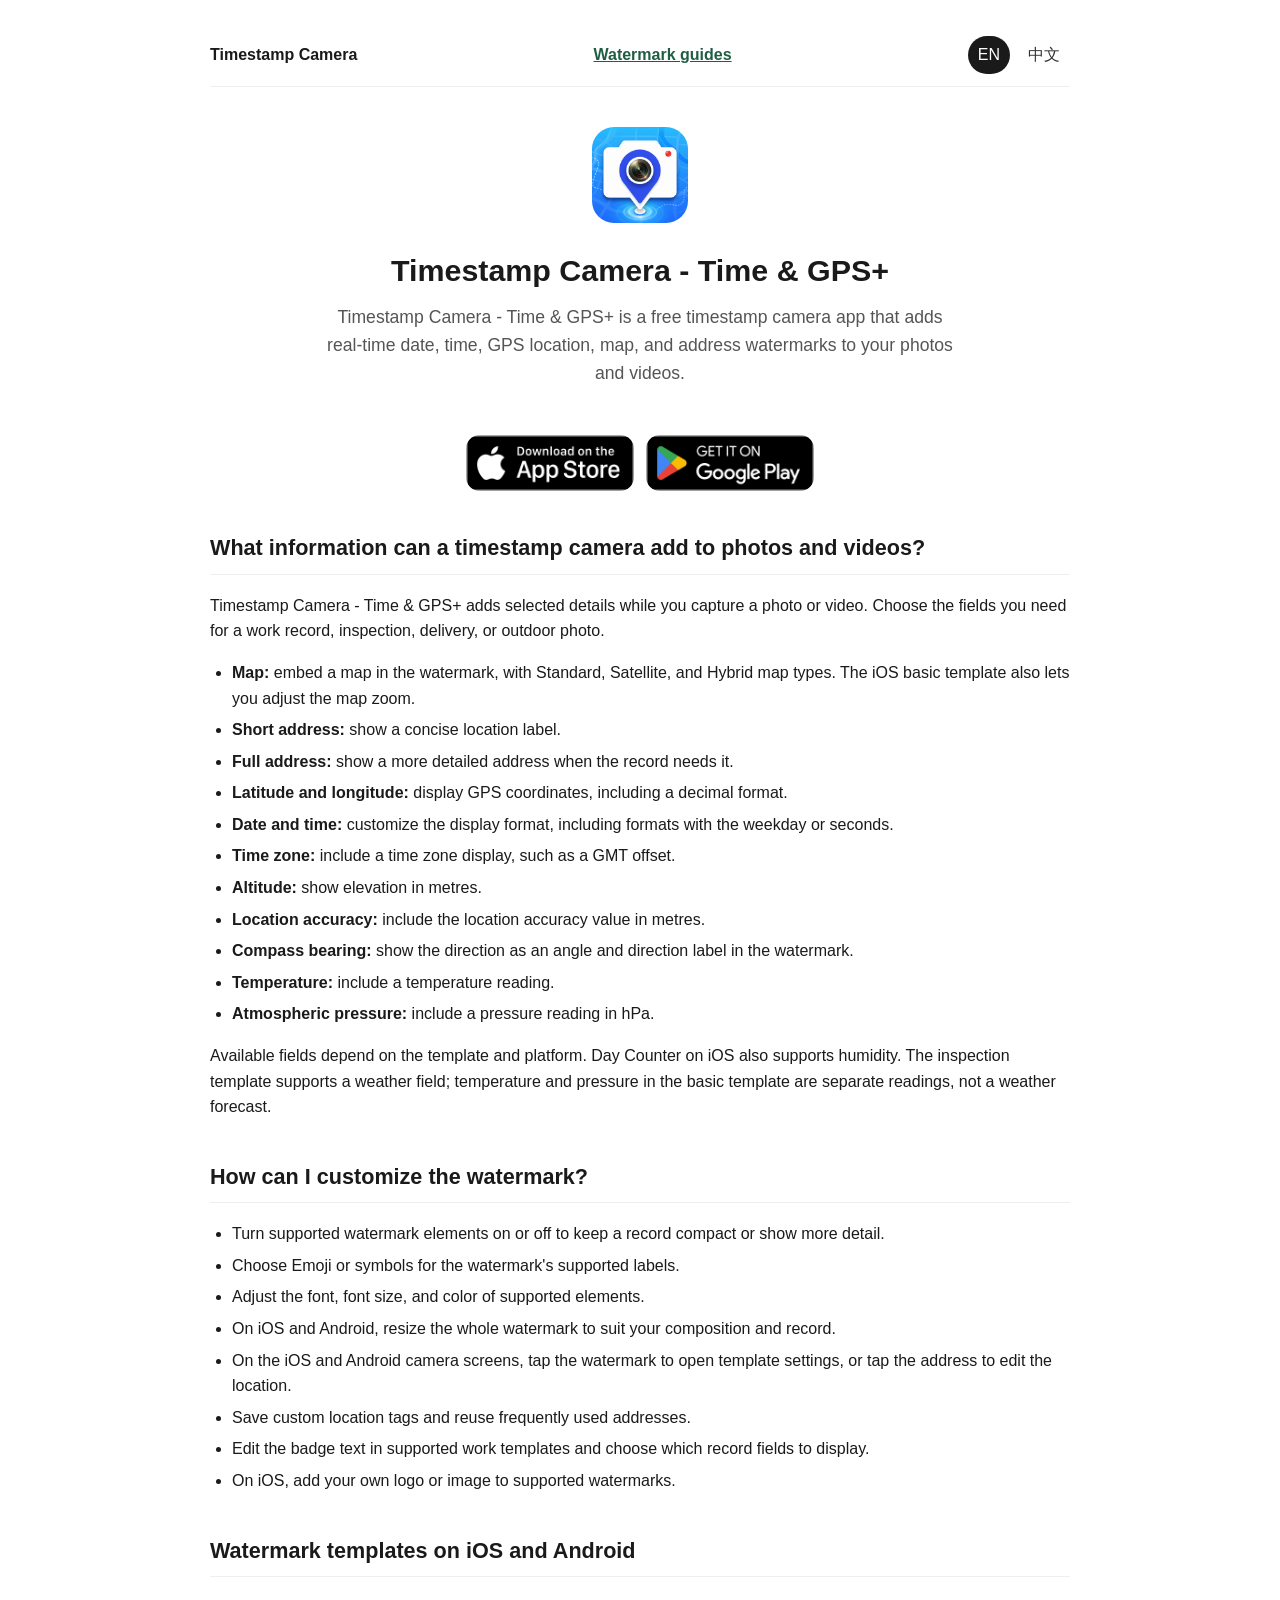
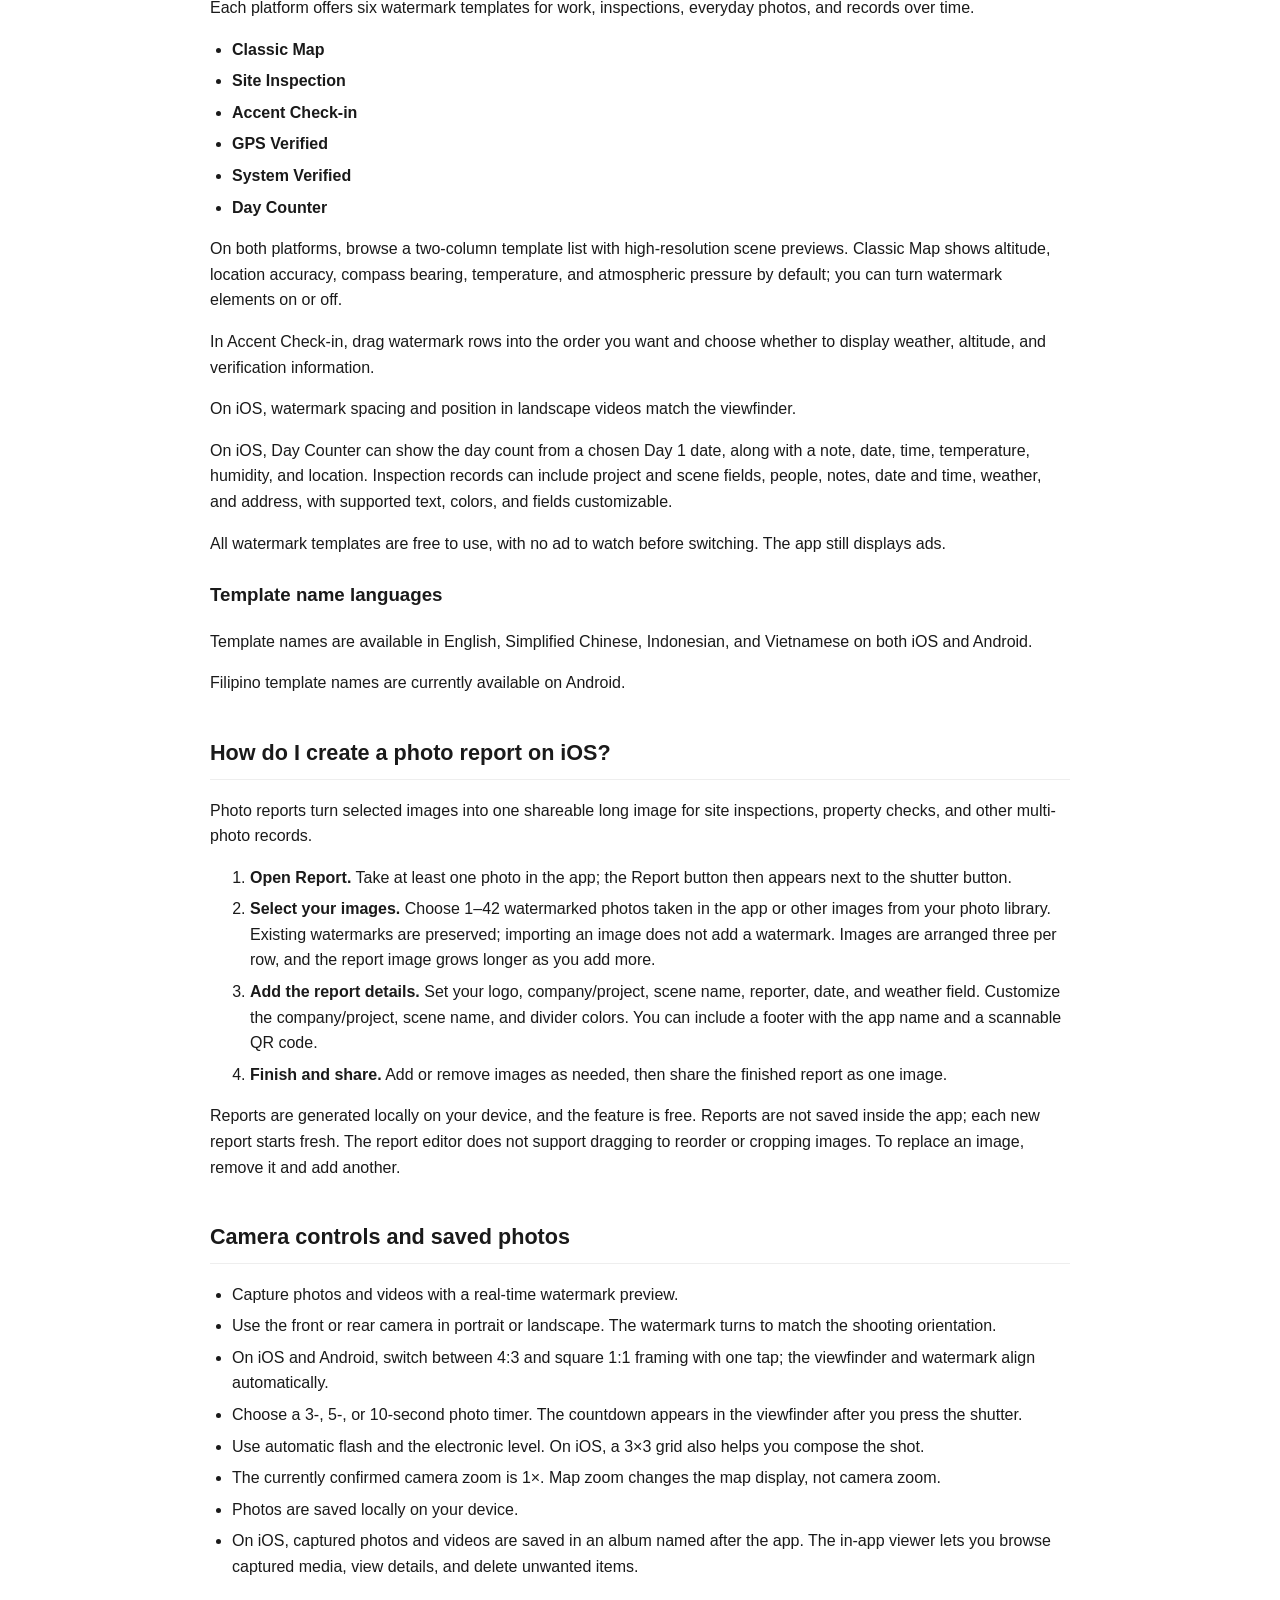
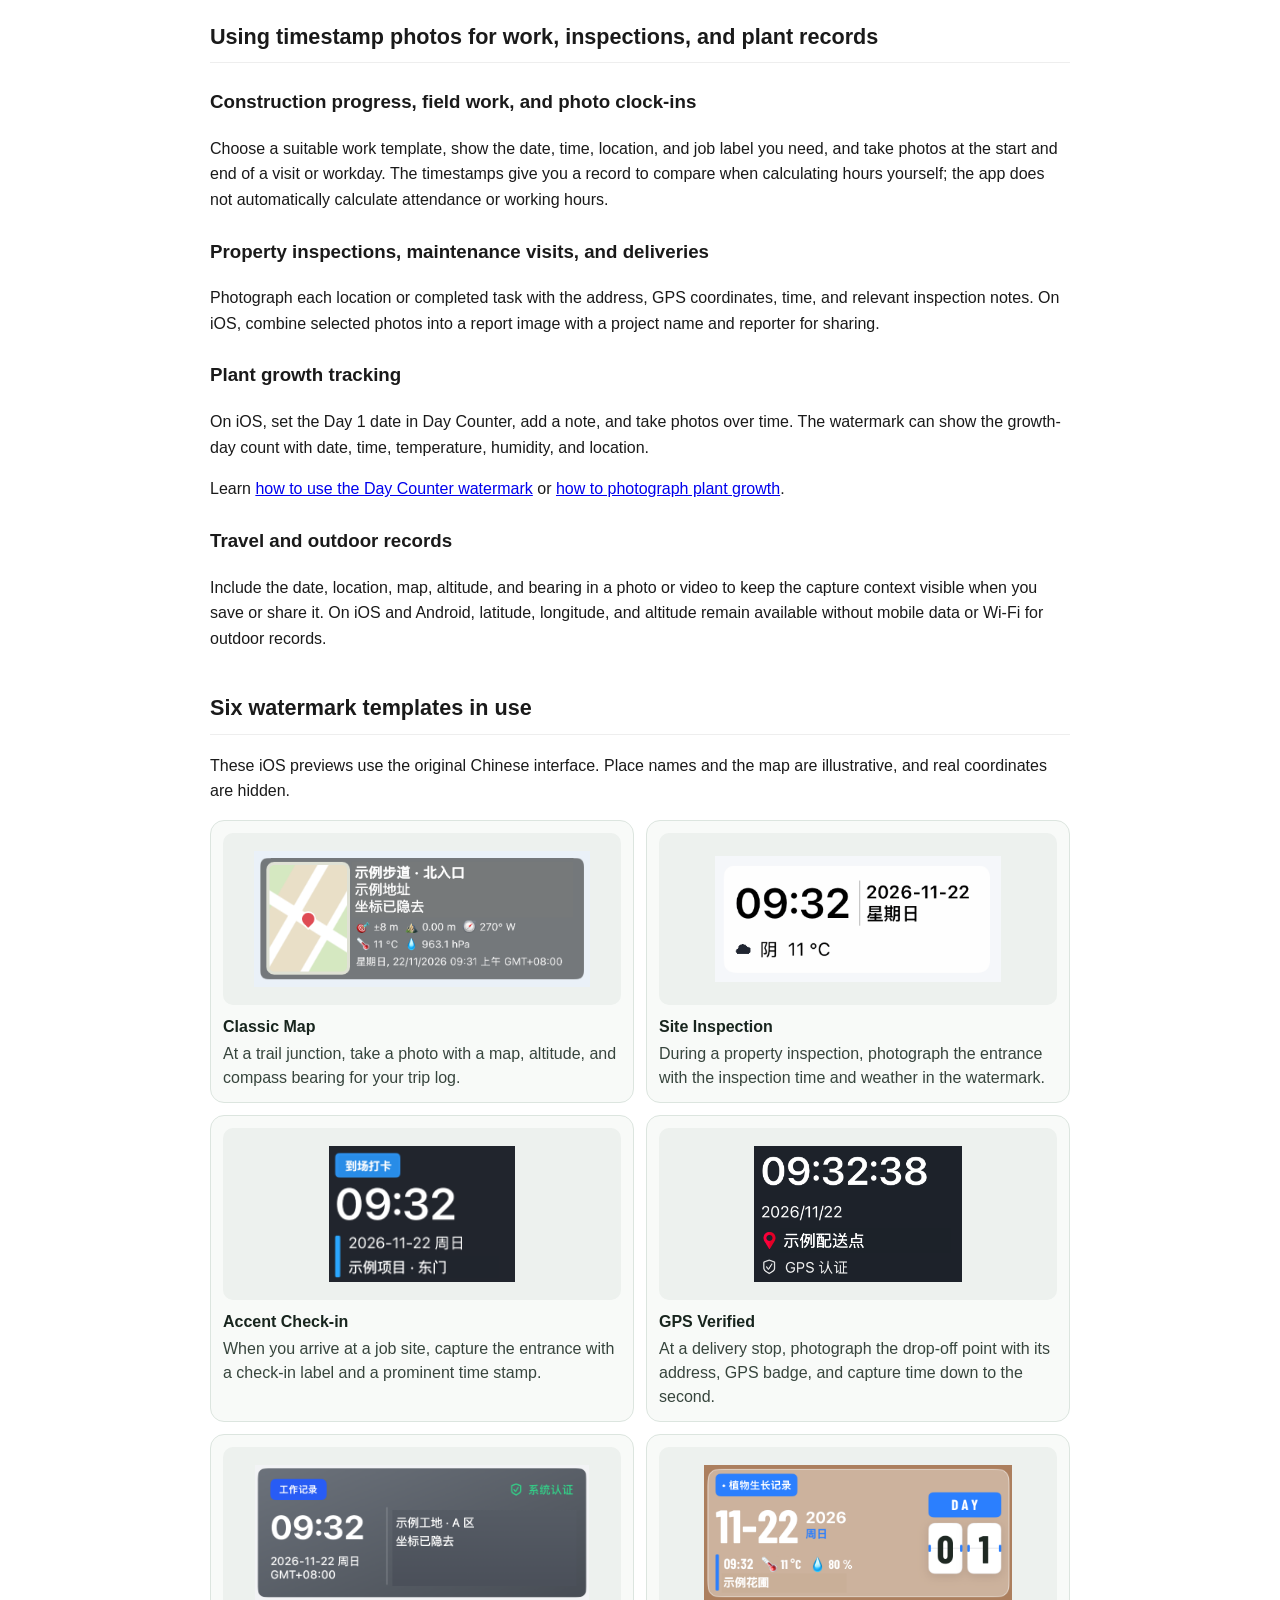
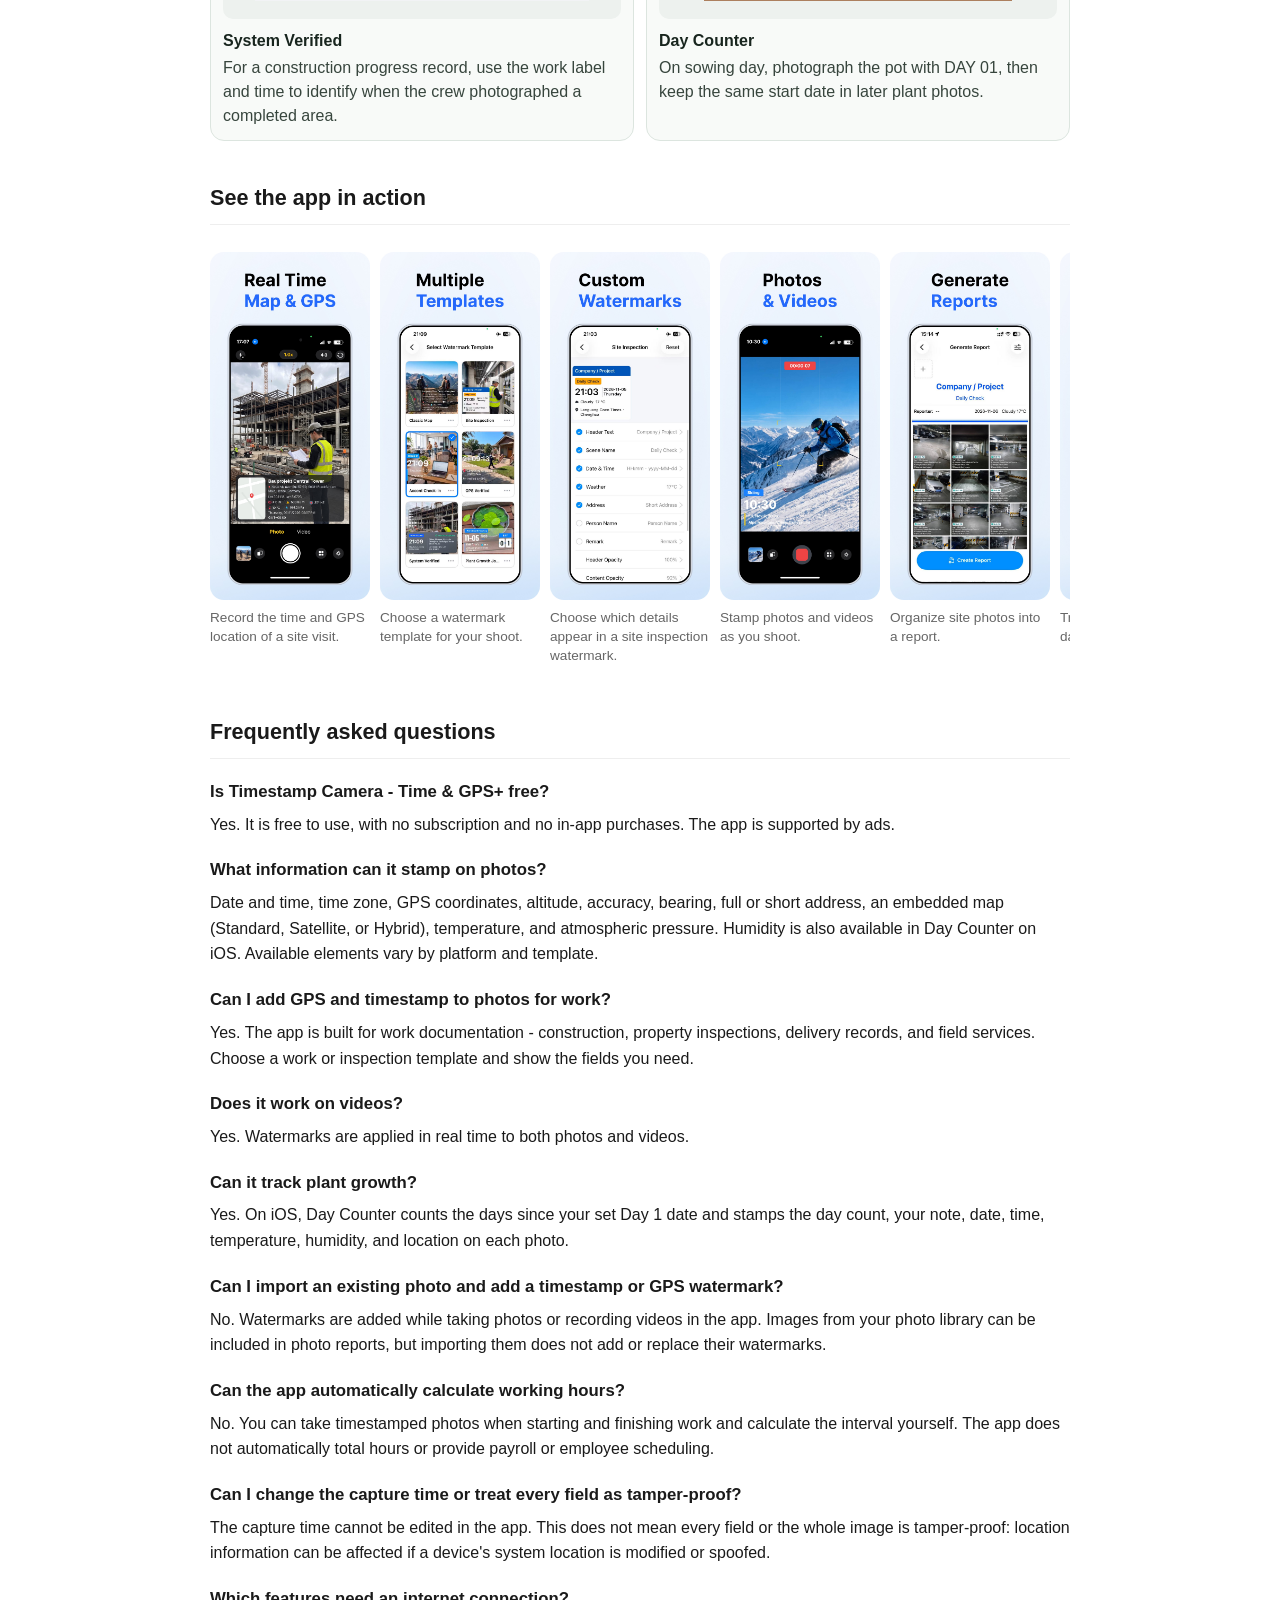
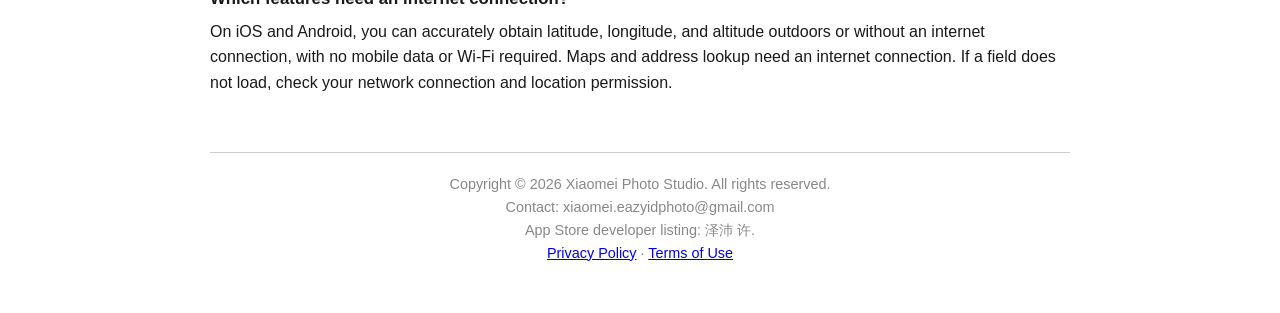
<file: index.html>
<!DOCTYPE html>
<html lang="en">

<head>
  <meta charset="UTF-8">
  <meta name="viewport" content="width=device-width, initial-scale=1.0">
  <title>Timestamp Camera - Time & GPS+ | Free Timestamp & GPS Watermark Camera App</title>
  <meta name="description"
    content="Timestamp Camera - Time & GPS+ is a free camera app for iPhone and Android that adds date, time, GPS coordinates, address, map, temperature, and atmospheric pressure watermarks to photos and videos. No subscription, no in-app purchases.">
  <link rel="canonical" href="https://camera.appro7.com/">
  <link rel="alternate" hreflang="en" href="https://camera.appro7.com/">
  <link rel="alternate" hreflang="zh-Hans" href="https://camera.appro7.com/zh-cn/">
  <link rel="alternate" hreflang="x-default" href="https://camera.appro7.com/">
  <meta property="og:type" content="website">
  <meta property="og:title" content="Timestamp Camera - Time & GPS+">
  <meta property="og:description"
    content="Add date, time, GPS, map, and address watermarks to photos and videos on iPhone and Android.">
  <meta property="og:url" content="https://camera.appro7.com/">
  <meta property="og:image" content="https://camera.appro7.com/app-icon2.jpg">
  <meta name="twitter:card" content="summary">
  <script type="application/ld+json">
{
  "@context": "https://schema.org",
  "@graph": [
    {
      "@type": "Organization",
      "@id": "https://camera.appro7.com/#publisher",
      "name": "Xiaomei Photo Studio"
    },
    {
      "@type": "MobileApplication",
      "@id": "https://camera.appro7.com/#app",
      "url": "https://camera.appro7.com/",
      "name": "Timestamp Camera - Time & GPS+",
      "alternateName": ["Timestamp Camera", "天天水印相机"],
      "operatingSystem": ["iOS", "Android"],
      "applicationCategory": "MultimediaApplication",
      "description": "A free, ad-supported camera app for iOS and Android that adds date, time, GPS, address, map, altitude, bearing, temperature, and pressure watermarks while capturing photos and videos. Six templates support work records, inspections, and plant records. On iOS, selected images can be combined into a local photo report; imported images are not watermarked. iOS and Android also support 4:3 and square 1:1 framing, whole-watermark resizing, offline coordinates and altitude, and quick access to template and location settings. A 3-, 5-, or 10-second photo timer shows a countdown, and an electronic level helps with framing.",
      "image": "https://camera.appro7.com/app-icon2.jpg",
      "offers": { "@type": "Offer", "price": "0", "priceCurrency": "USD" },
      "publisher": { "@id": "https://camera.appro7.com/#publisher" },
      "installUrl": [
        "https://apps.apple.com/us/app/timestamp-camera-time-gps/id6763968001",
        "https://play.google.com/store/apps/details?id=com.timestamp.camera.gps.map"
      ],
      "sameAs": [
        "https://apps.apple.com/us/app/timestamp-camera-time-gps/id6763968001",
        "https://play.google.com/store/apps/details?id=com.timestamp.camera.gps.map"
      ]
    },
    {
      "@type": "WebPage",
      "@id": "https://camera.appro7.com/#webpage",
      "url": "https://camera.appro7.com/",
      "name": "Timestamp Camera - Time & GPS+",
      "mainEntity": { "@id": "https://camera.appro7.com/#app" },
      "inLanguage": "en"
    }
  ]
}
</script>
  <style>
    body {
      font-family: -apple-system, BlinkMacSystemFont, "Segoe UI", Roboto, sans-serif;
      margin: 0;
      color: #1a1a1a;
      line-height: 1.6
    }

    .wrap {
      max-width: 860px;
      margin: 0 auto;
      padding: 24px
    }

    .site-nav {
      display: flex;
      align-items: center;
      justify-content: space-between;
      gap: 16px;
      padding: 12px 0;
      border-bottom: 1px solid #eee
    }

    .brand {
      color: #1a1a1a;
      font-weight: 700;
      text-decoration: none
    }

    .language-nav {
      display: flex;
      gap: 8px
    }

    .language-nav a {
      color: #333;
      padding: 6px 10px;
      border-radius: 999px;
      text-decoration: none
    }

    .language-nav a[aria-current="page"] {
      color: #fff;
      background: #1a1a1a
    }

    header {
      text-align: center;
      padding: 40px 0 24px
    }

    header img {
      width: 96px;
      height: 96px;
      border-radius: 22px
    }

    h1 {
      font-size: 1.9em;
      margin: 16px 0 8px
    }

    .tagline {
      color: #555;
      font-size: 1.1em;
      max-width: 640px;
      margin: 0 auto
    }

    .badges {
      margin: 24px 0;
      display: flex;
      justify-content: center;
      gap: 12px;
      flex-wrap: nowrap;
      width: 100%
    }

    .badges a {
      display: inline-flex;
      align-items: center;
      justify-content: center;
      flex: 0 0 auto;
      text-decoration: none;
      transition: transform .18s ease, box-shadow .18s ease, opacity .18s ease
    }

    .badges a:hover {
      transform: translateY(-1px);
      box-shadow: 0 12px 28px rgba(0, 0, 0, .12)
    }

    .badges a img {
      display: block;
      width: auto;
      height: 56px;
      max-width: none;
      border-radius: 14px
    }

    .app-store-badge,
    .google-play-badge {
      background: transparent
    }

    h2 {
      font-size: 1.35em;
      margin-top: 40px;
      border-bottom: 1px solid #eee;
      padding-bottom: 8px
    }

    h3 {
      margin-top: 24px
    }

    ul {
      padding-left: 22px
    }

    li {
      margin: 6px 0
    }

    .faq h3 {
      font-size: 1.05em;
      margin: 20px 0 6px
    }

    .faq p {
      margin: 0 0 12px
    }

    .shots {
      display: flex;
      gap: 10px;
      overflow-x: auto;
      padding: 10px 0
    }

    .shots img {
      display: block;
      width: 160px;
      height: auto;
      border-radius: 14px
    }

    .shots figure {
      flex: 0 0 160px;
      margin: 0
    }

    .shots figcaption {
      margin-top: 8px;
      color: #666;
      font-size: .85em;
      line-height: 1.4
    }

    footer {
      margin: 56px 0 24px;
      text-align: center;
      color: #888;
      font-size: .9em;
      border-top: 1px solid #ccc;
      padding-top: 20px;
    }

    .site-nav {
      flex-wrap: wrap;
    }

    .guides-link {
      color: #205e43;
      font-weight: 650;
    }
  </style>
  <link rel="stylesheet" href="./assets/template-examples/gallery.css">
</head>

<body>
  <script>
    function getQueryParam(param) {
      var searchParams = new URLSearchParams(window.location.search);
      return searchParams.get(param);
    }

    function getBrowserLanguage() {
      var languages = navigator.languages || [navigator.language || navigator.userLanguage || ''];
      return (languages.find(Boolean) || '').toLowerCase();
    }

    function isChineseLanguage(language) {
      return /^zh(?:[-_].*)?$/.test((language || '').toLowerCase());
    }

    // 优先尊重手动参数，其次根据浏览器语言做尽量合理的自动判断
    function redirectToLanguagePage() {
      var lang = getQueryParam('lang');
      if (lang === 'zh') {
        window.location.replace('./zh-cn/index.html');
        return;
      }
      if (lang === 'en') {
        return;
      }

      var browserLanguage = getBrowserLanguage();
      if (isChineseLanguage(browserLanguage)) {
        window.location.replace('./zh-cn/index.html');
      }
    }

    //redirectToLanguagePage();
  </script>

  <div class="wrap">

    <nav class="site-nav" aria-label="Site navigation">
      <a class="brand" href="./">Timestamp Camera</a>
      <a class="guides-link" href="./blog/index.html">Watermark guides</a>
      <span class="language-nav" aria-label="Languages">
        <a href="./index.html" lang="en" aria-current="page">EN</a>
        <a href="./zh-cn/index.html" lang="zh-Hans">中文</a>
      </span>
    </nav>

    <header>
      <img src="./app-icon2.jpg" alt="Timestamp Camera - Time & GPS+ app icon" width="300" height="300">
      <h1>Timestamp Camera - Time &amp; GPS+</h1>
      <p class="tagline">Timestamp Camera - Time &amp; GPS+ is a free timestamp camera app that adds real-time date,
        time, GPS location, map, and address watermarks to your photos and videos.</p>
    </header>

    <div class="badges">
      <a class="app-store-badge" href="https://apps.apple.com/us/app/timestamp-camera-time-gps/id6763968001"
        aria-label="Download on the App Store">
        <img src="./appstore_btn.png" alt="Download on the App Store" width="360" height="120">
      </a>
      <a class="google-play-badge" href="https://play.google.com/store/apps/details?id=com.timestamp.camera.gps.map"
        aria-label="Get it on Google Play">
        <img src="./gp_btn.png" alt="Get it on Google Play" width="360" height="120">
      </a>
    </div>

    <h2>What information can a timestamp camera add to photos and videos?</h2>
    <p>Timestamp Camera - Time &amp; GPS+ adds selected details while you capture a photo or video. Choose the fields
      you need for a work record, inspection, delivery, or outdoor photo.</p>
    <ul>
      <li><strong>Map:</strong> embed a map in the watermark, with Standard, Satellite, and Hybrid map types. The iOS
        basic template also lets you adjust the map zoom.</li>
      <li><strong>Short address:</strong> show a concise location label.</li>
      <li><strong>Full address:</strong> show a more detailed address when the record needs it.</li>
      <li><strong>Latitude and longitude:</strong> display GPS coordinates, including a decimal format.</li>
      <li><strong>Date and time:</strong> customize the display format, including formats with the weekday or seconds.
      </li>
      <li><strong>Time zone:</strong> include a time zone display, such as a GMT offset.</li>
      <li><strong>Altitude:</strong> show elevation in metres.</li>
      <li><strong>Location accuracy:</strong> include the location accuracy value in metres.</li>
      <li><strong>Compass bearing:</strong> show the direction as an angle and direction label in the watermark.</li>
      <li><strong>Temperature:</strong> include a temperature reading.</li>
      <li><strong>Atmospheric pressure:</strong> include a pressure reading in hPa.</li>
    </ul>
    <p>Available fields depend on the template and platform. Day Counter on iOS also supports humidity. The
      inspection template supports a weather field; temperature and pressure in the basic template are separate
      readings, not a weather forecast.</p>

    <h2>How can I customize the watermark?</h2>
    <ul>
      <li>Turn supported watermark elements on or off to keep a record compact or show more detail.</li>
      <li>Choose Emoji or symbols for the watermark's supported labels.</li>
      <li>Adjust the font, font size, and color of supported elements.</li>
      <li>On iOS and Android, resize the whole watermark to suit your composition and record.</li>
      <li>On the iOS and Android camera screens, tap the watermark to open template settings, or tap the address to edit
        the location.</li>
      <li>Save custom location tags and reuse frequently used addresses.</li>
      <li>Edit the badge text in supported work templates and choose which record fields to display.</li>
      <li>On iOS, add your own logo or image to supported watermarks.</li>
    </ul>

    <h2>Watermark templates on iOS and Android</h2>
    <p>Each platform offers six watermark templates for work, inspections, everyday photos, and records over time.</p>
    <ul>
      <li><strong>Classic Map</strong></li>
      <li><strong>Site Inspection</strong></li>
      <li><strong>Accent Check-in</strong></li>
      <li><strong>GPS Verified</strong></li>
      <li><strong>System Verified</strong></li>
      <li><strong>Day Counter</strong></li>
    </ul>
    <p>On both platforms, browse a two-column template list with high-resolution scene previews. Classic Map shows
      altitude, location accuracy, compass bearing, temperature, and atmospheric pressure by default; you can turn
      watermark elements on or off.</p>
    <p>In Accent Check-in, drag watermark rows into the order you want and choose whether to display weather, altitude, and verification information.</p>
    <p>On iOS, watermark spacing and position in landscape videos match the viewfinder.</p>
    <p>On iOS, Day Counter can show the day count from a chosen Day 1 date, along with a note, date, time, temperature,
      humidity, and location. Inspection records can include project and scene fields, people, notes, date and time, weather, and
      address, with supported text, colors, and fields customizable.</p>
    <p>All watermark templates are free to use, with no ad to watch before switching. The app still displays ads.</p>

    <h3>Template name languages</h3>
    <p>Template names are available in English, Simplified Chinese, Indonesian, and Vietnamese on both iOS and Android.
    </p>
    <p>Filipino template names are currently available on Android.</p>

    <h2>How do I create a photo report on iOS?</h2>
    <p>Photo reports turn selected images into one shareable long image for site inspections, property checks, and other
      multi-photo records.</p>
    <ol>
      <li><strong>Open Report.</strong> Take at least one photo in the app; the Report button then appears next to the
        shutter button.</li>
      <li><strong>Select your images.</strong> Choose 1–42 watermarked photos taken in the app or other images from your
        photo library. Existing watermarks are preserved; importing an image does not add a watermark. Images are
        arranged three per row, and the report image grows longer as you add more.</li>
      <li><strong>Add the report details.</strong> Set your logo, company/project, scene name, reporter, date, and
        weather field. Customize the company/project, scene name, and divider colors. You can include a footer with the
        app name and a scannable QR code.</li>
      <li><strong>Finish and share.</strong> Add or remove images as needed, then share the finished report as one
        image.</li>
    </ol>
    <p>Reports are generated locally on your device, and the feature is free. Reports are not saved inside the app; each
      new report starts fresh. The report editor does not support dragging to reorder or cropping images. To replace an
      image, remove it and add another.</p>

    <h2>Camera controls and saved photos</h2>
    <ul>
      <li>Capture photos and videos with a real-time watermark preview.</li>
      <li>Use the front or rear camera in portrait or landscape. The watermark turns to match the shooting orientation.</li>
      <li>On iOS and Android, switch between 4:3 and square 1:1 framing with one tap; the viewfinder and watermark align
        automatically.</li>
      <li>Choose a 3-, 5-, or 10-second photo timer. The countdown appears in the viewfinder after you press the shutter.</li>
      <li>Use automatic flash and the electronic level. On iOS, a 3×3 grid also helps you compose the shot.</li>
      <li>The currently confirmed camera zoom is 1×. Map zoom changes the map display, not camera zoom.</li>
      <li>Photos are saved locally on your device.</li>
      <li>On iOS, captured photos and videos are saved in an album named after the app. The in-app viewer lets you
        browse captured media, view details, and delete unwanted items.</li>
    </ul>

    <h2>Using timestamp photos for work, inspections, and plant records</h2>
    <h3>Construction progress, field work, and photo clock-ins</h3>
    <p>Choose a suitable work template, show the date, time, location, and job label you need, and take photos at the
      start and end of a visit or workday. The timestamps give you a record to compare when calculating hours yourself;
      the app does not automatically calculate attendance or working hours.</p>
    <h3>Property inspections, maintenance visits, and deliveries</h3>
    <p>Photograph each location or completed task with the address, GPS coordinates, time, and relevant inspection
      notes. On iOS, combine selected photos into a report image with a project name and reporter for sharing.</p>
    <h3>Plant growth tracking</h3>
    <p>On iOS, set the Day 1 date in Day Counter, add a note, and take photos over time. The watermark can
      show the growth-day count with date, time, temperature, humidity, and location.</p>
    <p>Learn <a href="./blog/day-counter-watermark/index.html">how to use the Day Counter watermark</a> or
      <a href="./blog/plant-growth-photos/index.html">how to photograph plant growth</a>.</p>
    <h3>Travel and outdoor records</h3>
    <p>Include the date, location, map, altitude, and bearing in a photo or video to keep the capture context visible
      when you save or share it. On iOS and Android, latitude, longitude, and altitude remain available without mobile
      data or Wi-Fi for outdoor records.</p>

    <section class="template-examples" id="template-examples" aria-labelledby="template-examples-title">
      <h2 id="template-examples-title">Six watermark templates in use</h2>
      <p>These iOS previews use the original Chinese interface. Place names and the map are illustrative, and real coordinates are hidden.</p>
      <div class="template-examples-grid">
        <figure class="template-example">
          <div class="template-example-media">
            <img src="./assets/template-examples/classic-map.png" width="434" height="176" loading="lazy" alt="Classic Map watermark preview">
          </div>
          <figcaption><strong>Classic Map</strong>At a trail junction, take a photo with a map, altitude, and compass bearing for your trip log.</figcaption>
        </figure>
        <figure class="template-example">
          <div class="template-example-media">
            <img src="./assets/template-examples/site-inspection.png" width="286" height="126" loading="lazy" alt="Site Inspection watermark preview">
          </div>
          <figcaption><strong>Site Inspection</strong>During a property inspection, photograph the entrance with the inspection time and weather in the watermark.</figcaption>
        </figure>
        <figure class="template-example">
          <div class="template-example-media">
            <img src="./assets/template-examples/accent-check-in.png" width="386" height="282" loading="lazy" alt="Accent Check-in watermark preview">
          </div>
          <figcaption><strong>Accent Check-in</strong>When you arrive at a job site, capture the entrance with a check-in label and a prominent time stamp.</figcaption>
        </figure>
        <figure class="template-example">
          <div class="template-example-media">
            <img src="./assets/template-examples/gps-verified.png" width="384" height="252" loading="lazy" alt="GPS Verified watermark preview">
          </div>
          <figcaption><strong>GPS Verified</strong>At a delivery stop, photograph the drop-off point with its address, GPS badge, and capture time down to the second.</figcaption>
        </figure>
        <figure class="template-example">
          <div class="template-example-media">
            <img src="./assets/template-examples/system-verified.png" width="802" height="326" loading="lazy" alt="System Verified watermark preview">
          </div>
          <figcaption><strong>System Verified</strong>For a construction progress record, use the work label and time to identify when the crew photographed a completed area.</figcaption>
        </figure>
        <figure class="template-example">
          <div class="template-example-media">
            <img src="./assets/template-examples/day-counter.png" width="804" height="356" loading="lazy" alt="Day Counter watermark preview">
          </div>
          <figcaption><strong>Day Counter</strong>On sowing day, photograph the pot with DAY 01, then keep the same start date in later plant photos.</figcaption>
        </figure>
      </div>
    </section>

    <h2>See the app in action</h2>
    <div class="shots">
      <figure><img src="./assets/screenshots/ios-1.9.0/en-US/1.jpg" width="1206" height="2622" loading="lazy"
          alt="Construction site in the camera viewfinder with a map watermark">
        <figcaption>Record the time and GPS location of a site visit.</figcaption>
      </figure>
      <figure><img src="./assets/screenshots/ios-1.9.0/en-US/2.jpg" width="1206" height="2622" loading="lazy"
          alt="Six watermark templates in the template picker">
        <figcaption>Choose a watermark template for your shoot.</figcaption>
      </figure>
      <figure><img src="./assets/screenshots/ios-1.9.0/en-US/3.jpg" width="1206" height="2622" loading="lazy"
          alt="Site Inspection editor with watermark fields and opacity controls">
        <figcaption>Choose which details appear in a site inspection watermark.</figcaption>
      </figure>
      <figure><img src="./assets/screenshots/ios-1.9.0/en-US/4.jpg" width="1206" height="2622" loading="lazy"
          alt="Video recording of a skier with a visible timestamp">
        <figcaption>Stamp photos and videos as you shoot.</figcaption>
      </figure>
      <figure><img src="./assets/screenshots/ios-1.9.0/en-US/5.jpg" width="1206" height="2622" loading="lazy"
          alt="Daily Check report preview with a grid of site photos">
        <figcaption>Organize site photos into a report.</figcaption>
      </figure>
      <figure><img src="./assets/screenshots/ios-1.9.0/en-US/6.jpg" width="1206" height="2622" loading="lazy"
          alt="Water lilies in the viewfinder with a Day 15 watermark">
        <figcaption>Track plant growth with a day count on each photo.</figcaption>
      </figure>
    </div>

    <h2>Frequently asked questions</h2>
    <div class="faq">
      <h3>Is Timestamp Camera - Time &amp; GPS+ free?</h3>
      <p>Yes. It is free to use, with no subscription and no in-app purchases. The app is supported by ads.</p>

      <h3>What information can it stamp on photos?</h3>
      <p>Date and time, time zone, GPS coordinates, altitude, accuracy, bearing, full or short address, an
        embedded map (Standard, Satellite, or Hybrid), temperature, and atmospheric pressure. Humidity is also available
        in Day Counter on iOS. Available elements vary by platform and template.</p>

      <h3>Can I add GPS and timestamp to photos for work?</h3>
      <p>Yes. The app is built for work documentation - construction, property inspections, delivery records, and field
        services. Choose a work or inspection template and show the fields you need.</p>

      <h3>Does it work on videos?</h3>
      <p>Yes. Watermarks are applied in real time to both photos and videos.</p>

      <h3>Can it track plant growth?</h3>
      <p>Yes. On iOS, Day Counter counts the days since your set Day 1 date and stamps the day count,
        your note, date, time, temperature, humidity, and location on each photo.</p>

      <h3>Can I import an existing photo and add a timestamp or GPS watermark?</h3>
      <p>No. Watermarks are added while taking photos or recording videos in the app. Images from your photo library can
        be included in photo reports, but importing them does not add or replace their watermarks.</p>

      <h3>Can the app automatically calculate working hours?</h3>
      <p>No. You can take timestamped photos when starting and finishing work and calculate the interval yourself. The
        app does not automatically total hours or provide payroll or employee scheduling.</p>

      <h3>Can I change the capture time or treat every field as tamper-proof?</h3>
      <p>The capture time cannot be edited in the app. This does not mean every field or the whole image is
        tamper-proof: location information can be affected if a device's system location is modified or spoofed.</p>

      <h3>Which features need an internet connection?</h3>
      <p>On iOS and Android, you can accurately obtain latitude, longitude, and altitude outdoors or without an internet
        connection, with no mobile data or Wi-Fi required. Maps and address lookup need an internet connection. If a
        field does not load, check your network connection and location permission.</p>
    </div>

    <footer>
      Copyright © 2026 Xiaomei Photo Studio. All rights reserved.<br>
      Contact: xiaomei.eazyidphoto@gmail.com<br>
      App Store developer listing: 泽沛 许.<br>
      <a href="./privacypolicy.html">Privacy Policy</a> · <a href="./termsofuse.html">Terms of Use</a>
    </footer>

  </div>
</body>

</html>
</file>
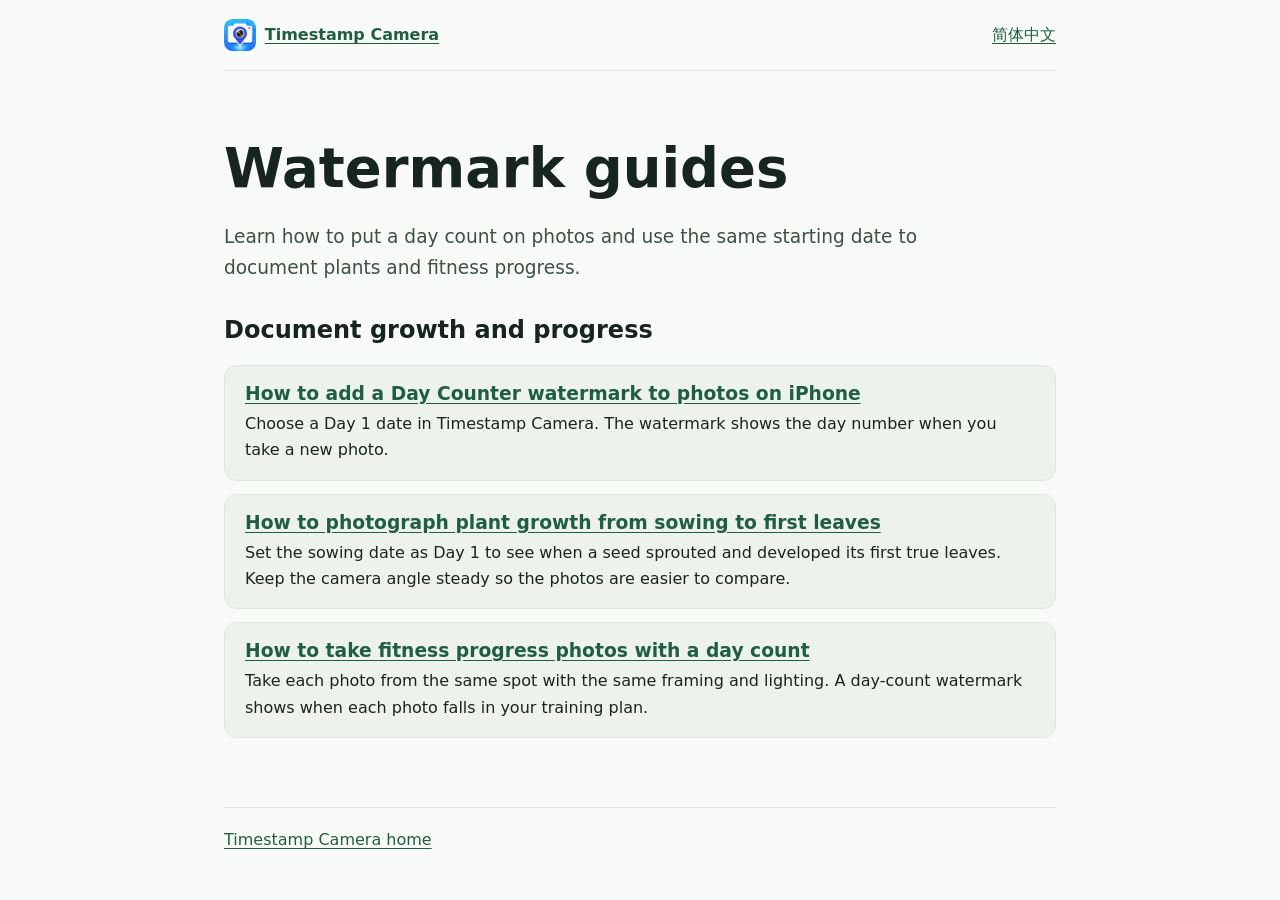
<file: blog/index.html>
<!doctype html>
<html lang="en">
<head>
  <meta charset="utf-8">
  <meta name="viewport" content="width=device-width, initial-scale=1">
  <title>Watermark guides | Timestamp Camera</title>
  <meta name="description" content="Learn how to put a day count on photos and use the same starting date to document plants and fitness progress.">
  <link rel="canonical" href="https://camera.appro7.com/blog/">
  <link rel="alternate" hreflang="en" href="https://camera.appro7.com/blog/">
  <link rel="alternate" hreflang="zh-Hans" href="https://camera.appro7.com/zh-cn/blog/">
  <link rel="alternate" hreflang="x-default" href="https://camera.appro7.com/blog/">
  <link rel="stylesheet" href="../blog/assets/guides.css">
</head>
<body>
  <nav class="site-nav" aria-label="Site navigation">
    <a class="brand" href="../index.html"><img src="../app-icon2.jpg" width="32" height="32" alt="">Timestamp Camera</a>
    <a href="../zh-cn/blog/index.html" lang="zh-Hans" hreflang="zh-Hans">简体中文</a>
  </nav>
  <main>


    <header><h1>Watermark guides</h1><p class="lead">Learn how to put a day count on photos and use the same starting date to document plants and fitness progress.</p></header>
    <section><h2>Document growth and progress</h2>
<div class="guide-card"><h3><a href="./day-counter-watermark/index.html">How to add a Day Counter watermark to photos on iPhone</a></h3><p>Choose a Day 1 date in Timestamp Camera. The watermark shows the day number when you take a new photo.</p></div>
<div class="guide-card"><h3><a href="./plant-growth-photos/index.html">How to photograph plant growth from sowing to first leaves</a></h3><p>Set the sowing date as Day 1 to see when a seed sprouted and developed its first true leaves. Keep the camera angle steady so the photos are easier to compare.</p></div>
<div class="guide-card"><h3><a href="./fitness-progress-photos/index.html">How to take fitness progress photos with a day count</a></h3><p>Take each photo from the same spot with the same framing and lighting. A day-count watermark shows when each photo falls in your training plan.</p></div></section>

  </main>
  <footer><a href="../index.html">Timestamp Camera home</a></footer>
</body>
</html>
</file>
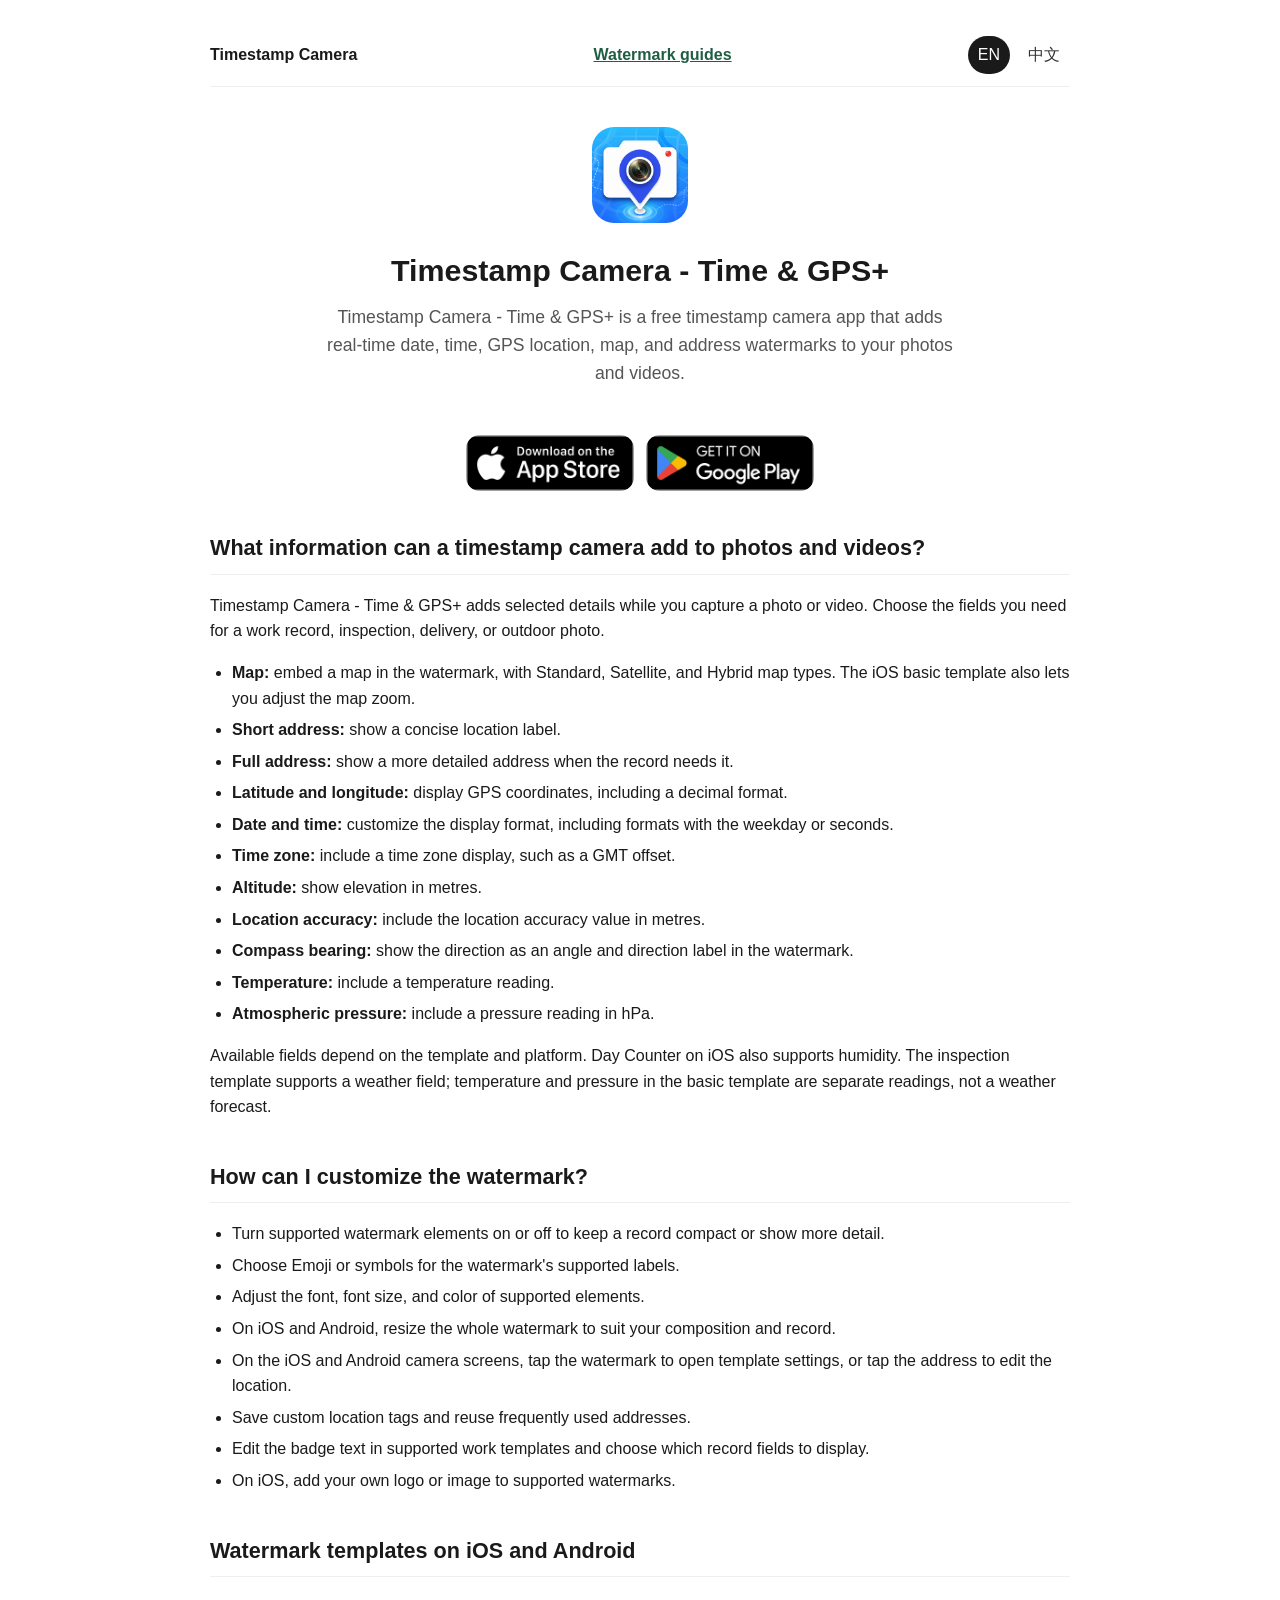
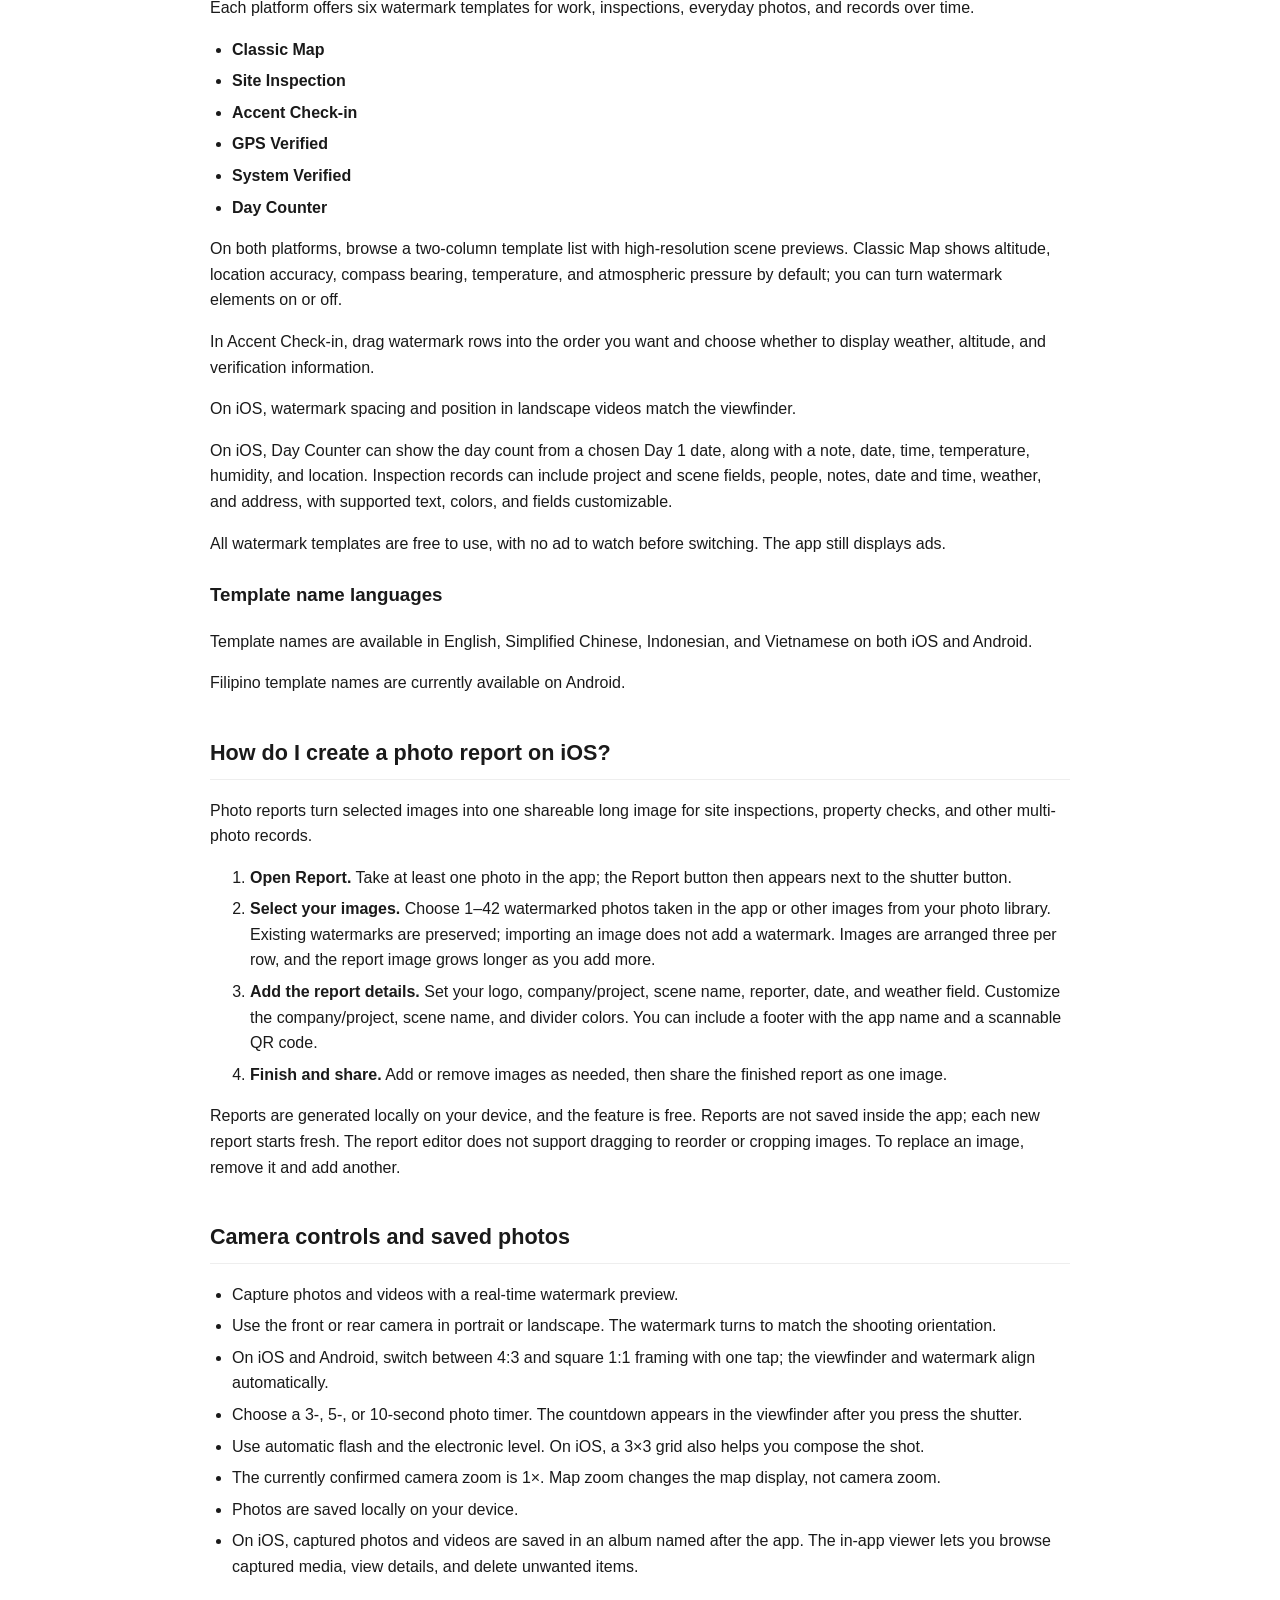
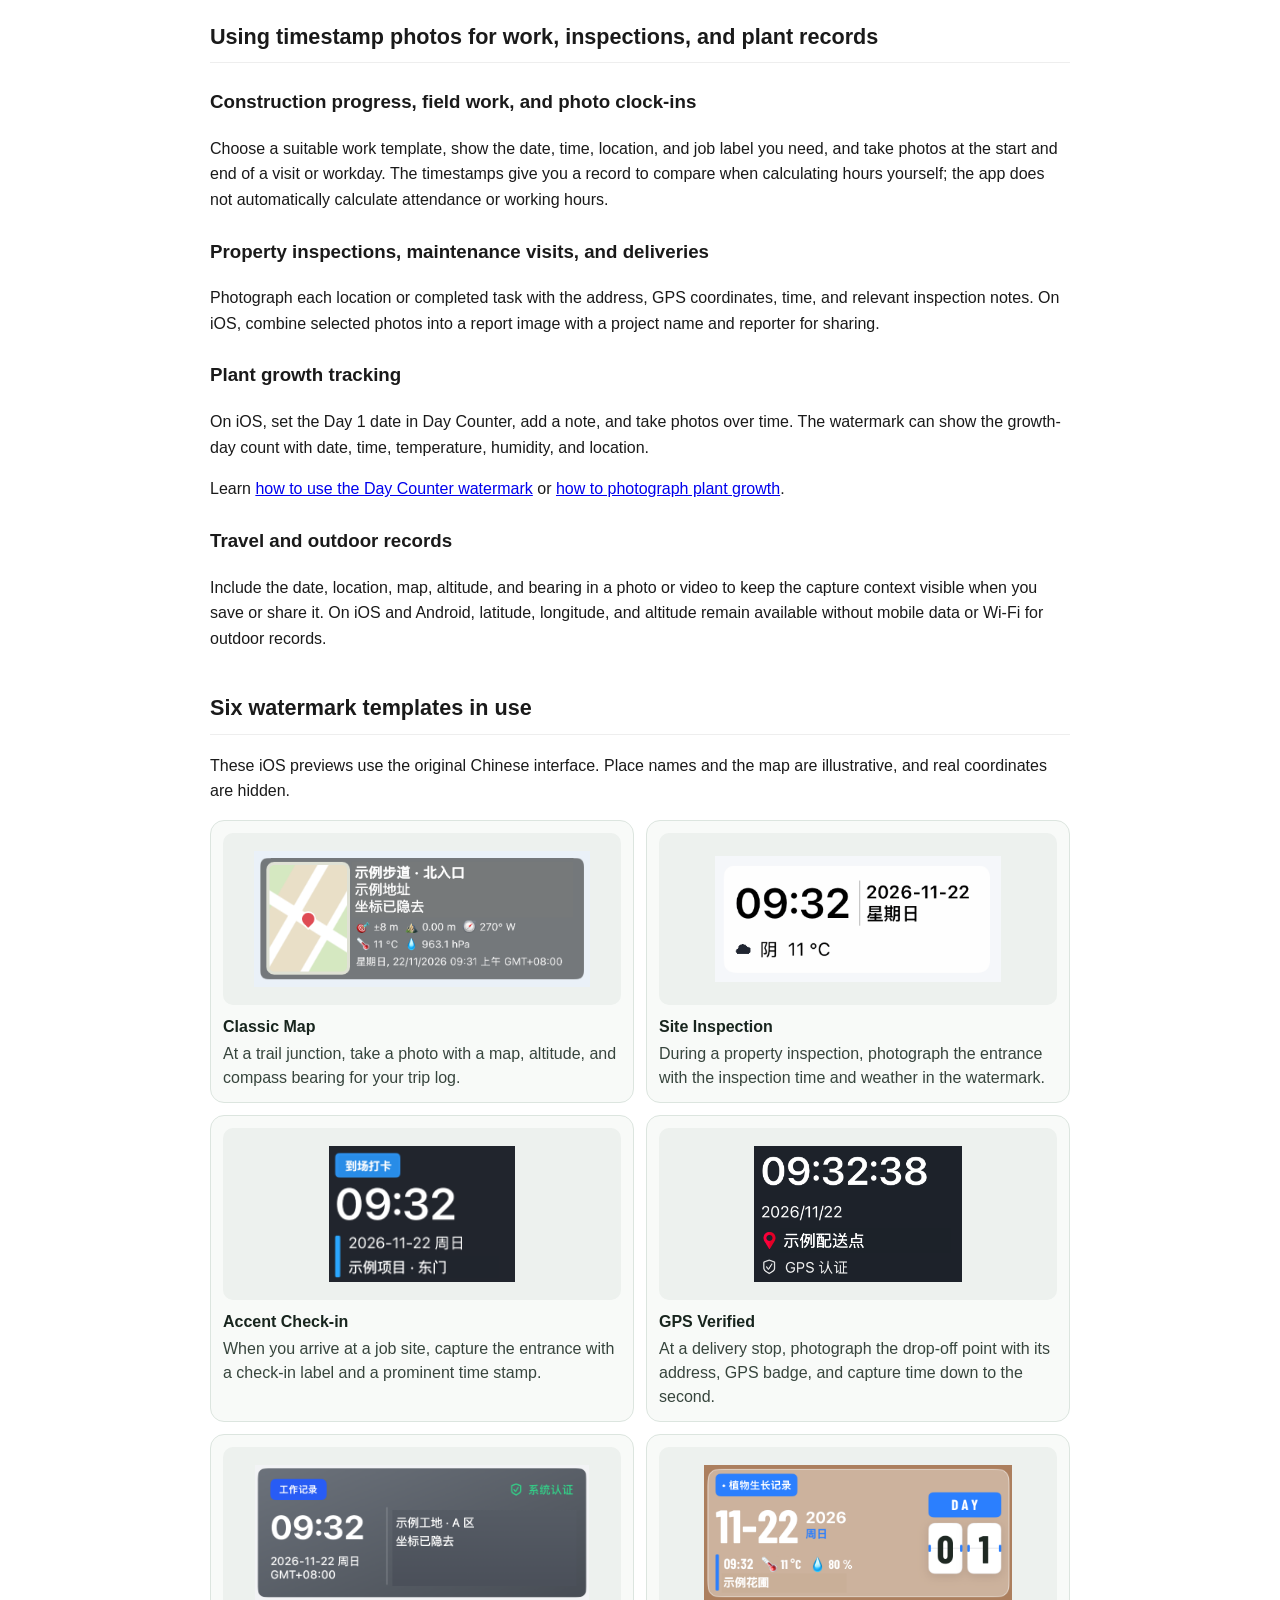
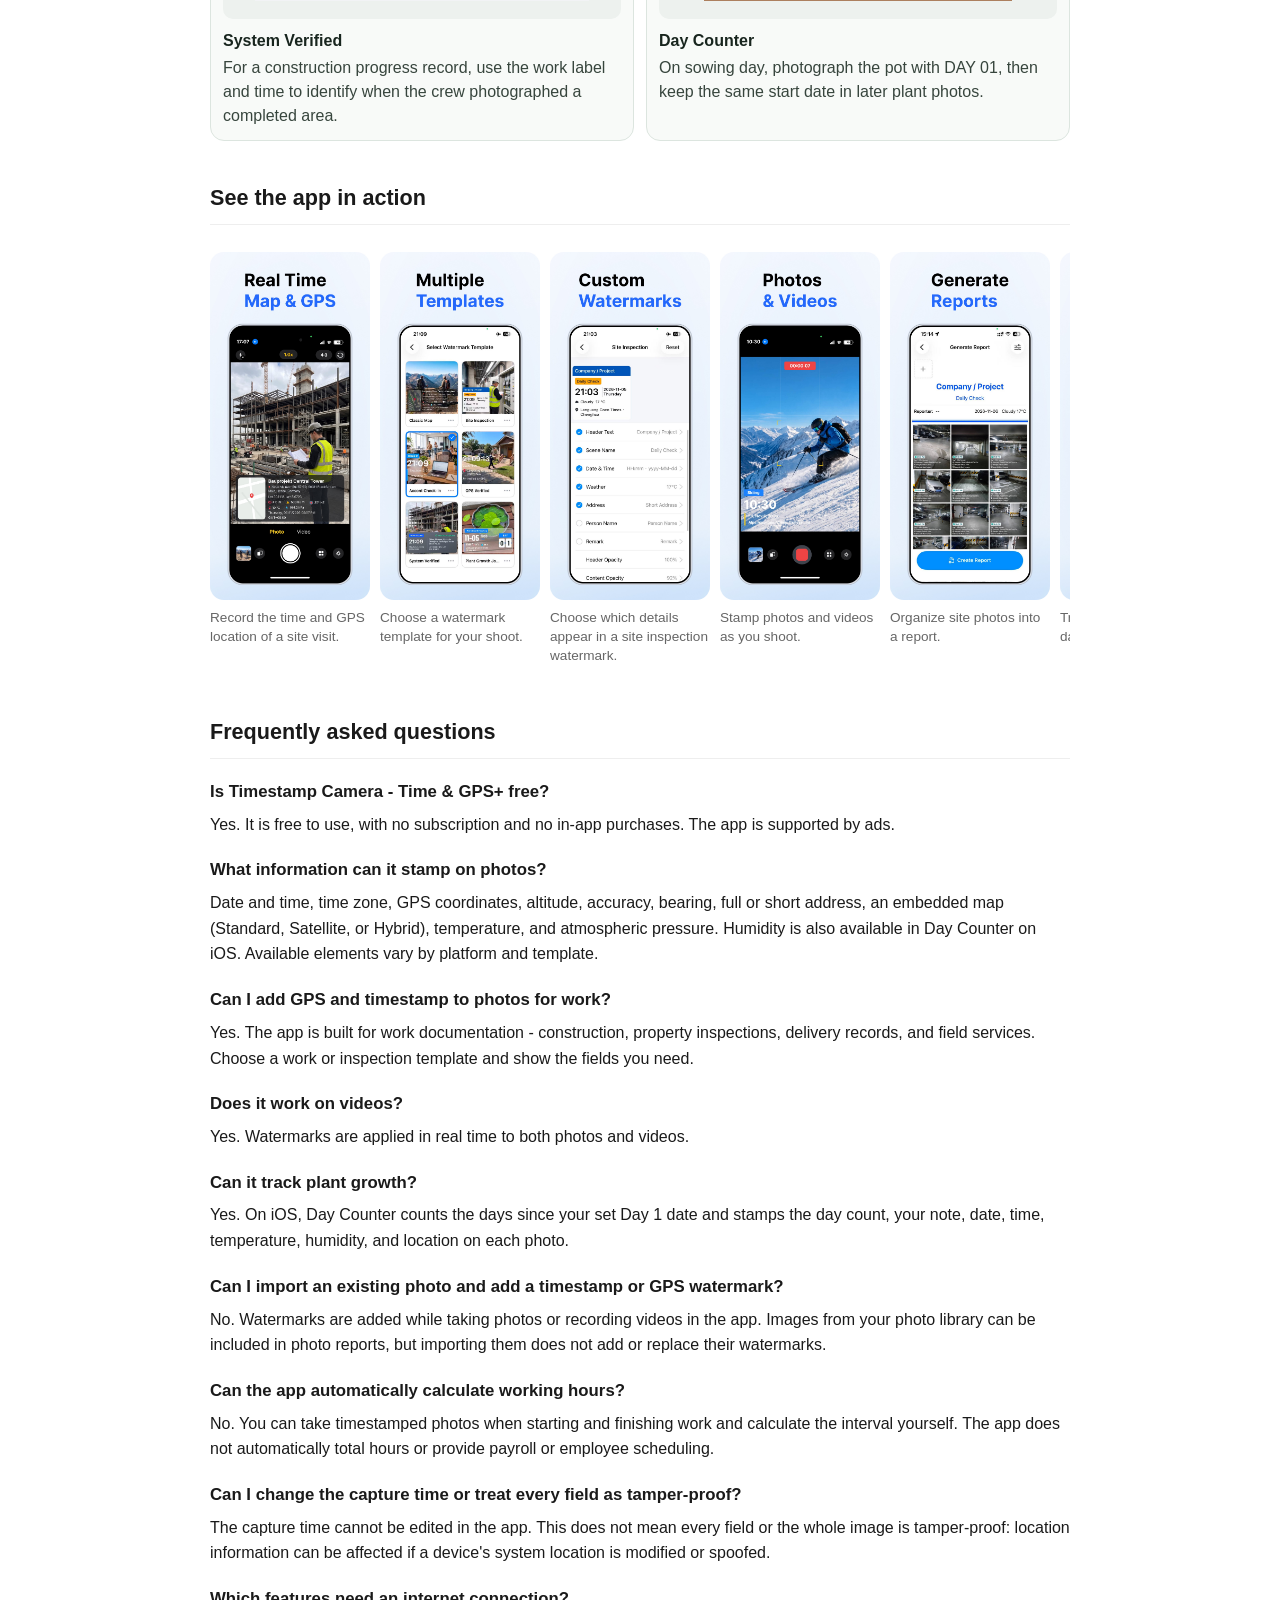
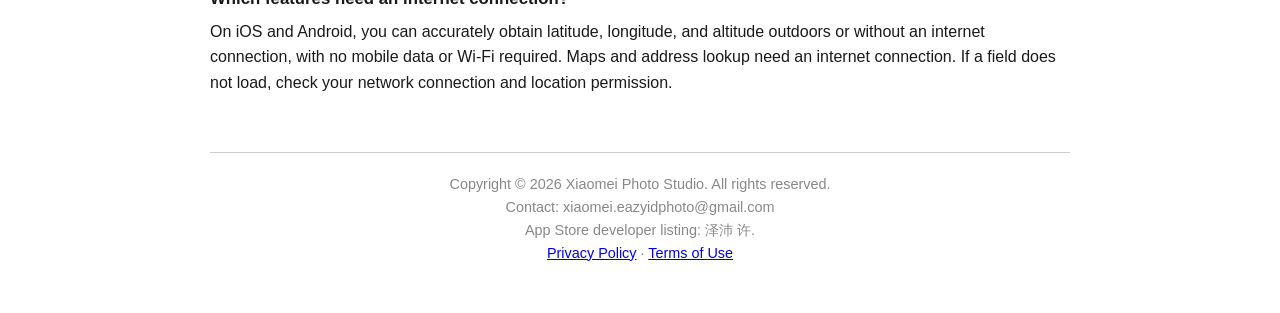
<file: en/index.html>
<!doctype html>
<html lang="en">
<head>
  <meta charset="utf-8">
  <meta name="viewport" content="width=device-width, initial-scale=1">
  <meta http-equiv="refresh" content="0; url=/index.html">
  <link rel="canonical" href="https://camera.appro7.com/">
  <title>Timestamp Camera - Time & GPS+</title>
  <script>
    window.location.replace('../index.html');
  </script>
  <style>
    body {
      margin: 0;
      min-height: 100vh;
      display: grid;
      place-items: center;
      padding: 24px;
      font-family: -apple-system, BlinkMacSystemFont, "Segoe UI", Roboto, sans-serif;
      background: #f7fbff;
      color: #1a1a1a;
      text-align: center;
    }

    a {
      color: #1f4ed8;
    }
  </style>
</head>
<body>
  <main>
    <p>Redirecting to the homepage...</p>
    <p>If you are not redirected automatically, open <a href="../index.html">/index.html</a>.</p>
  </main>
</body>
</html>
</file>
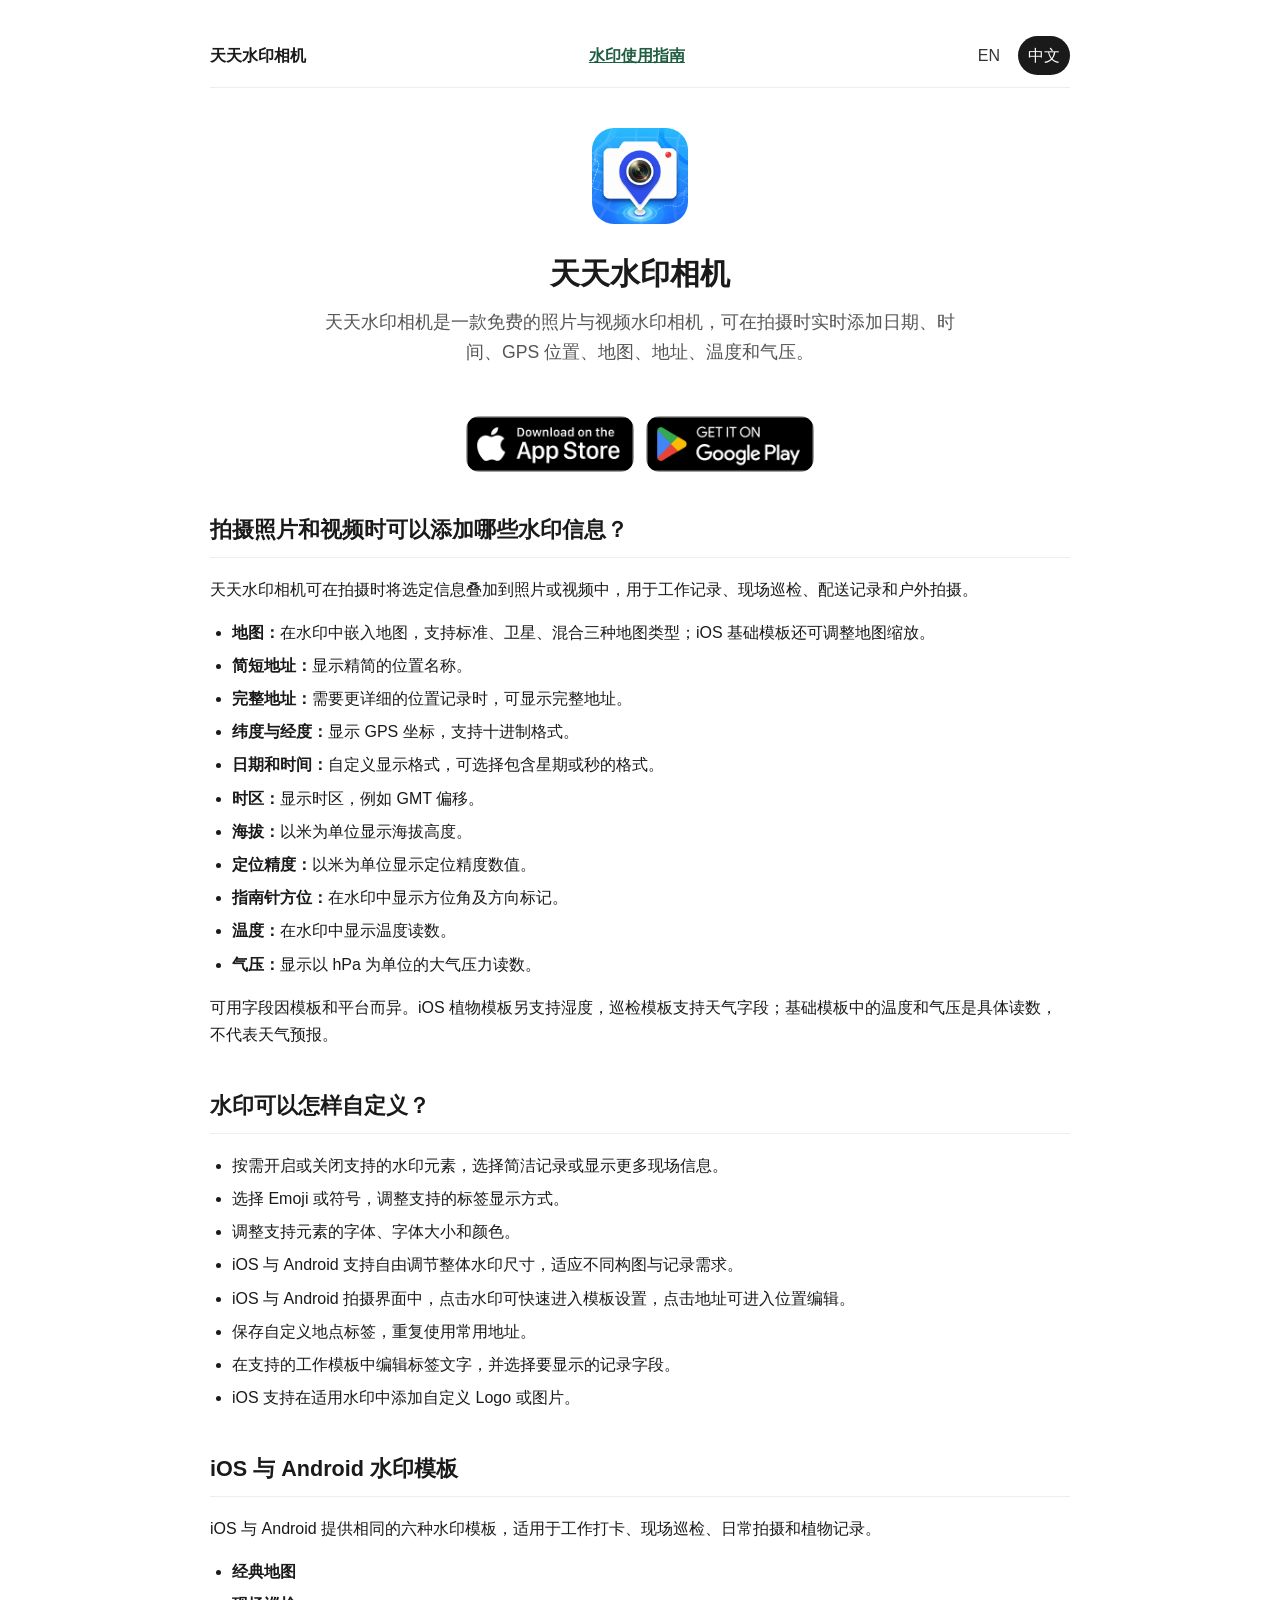
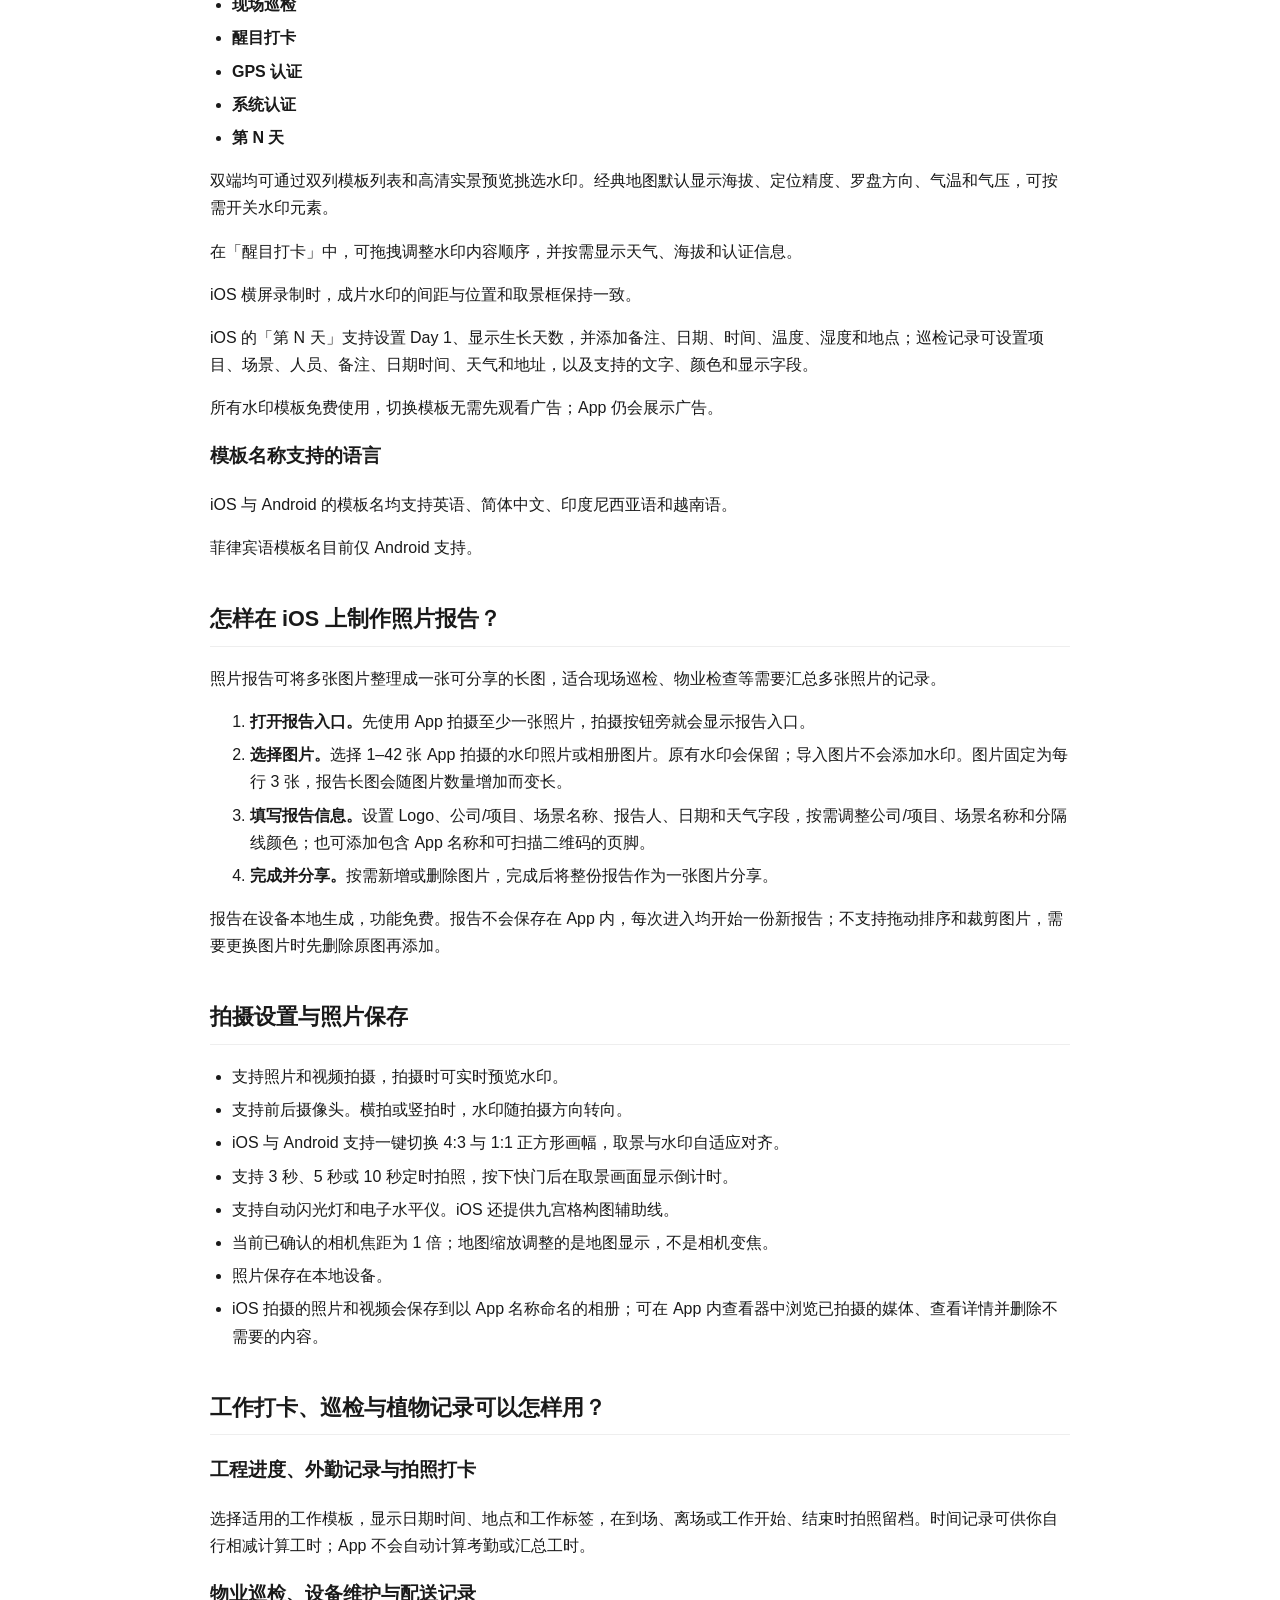
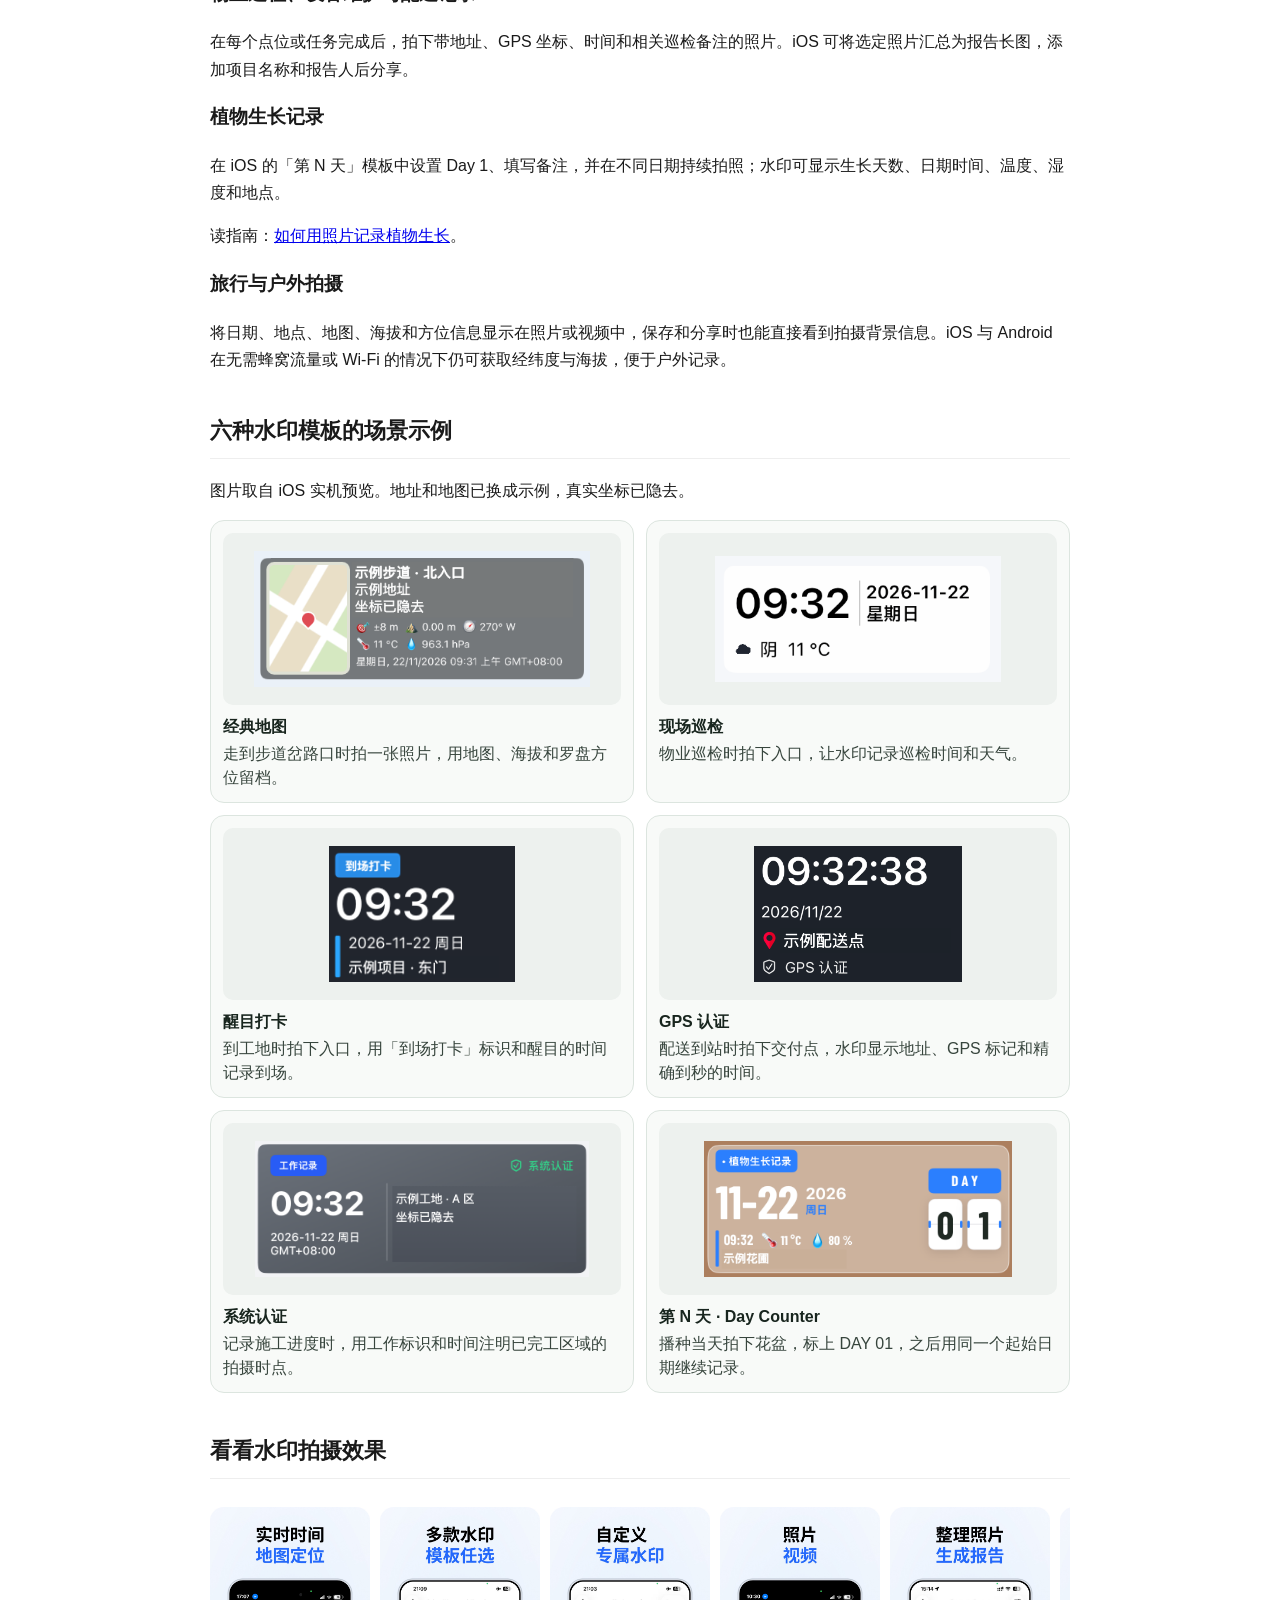
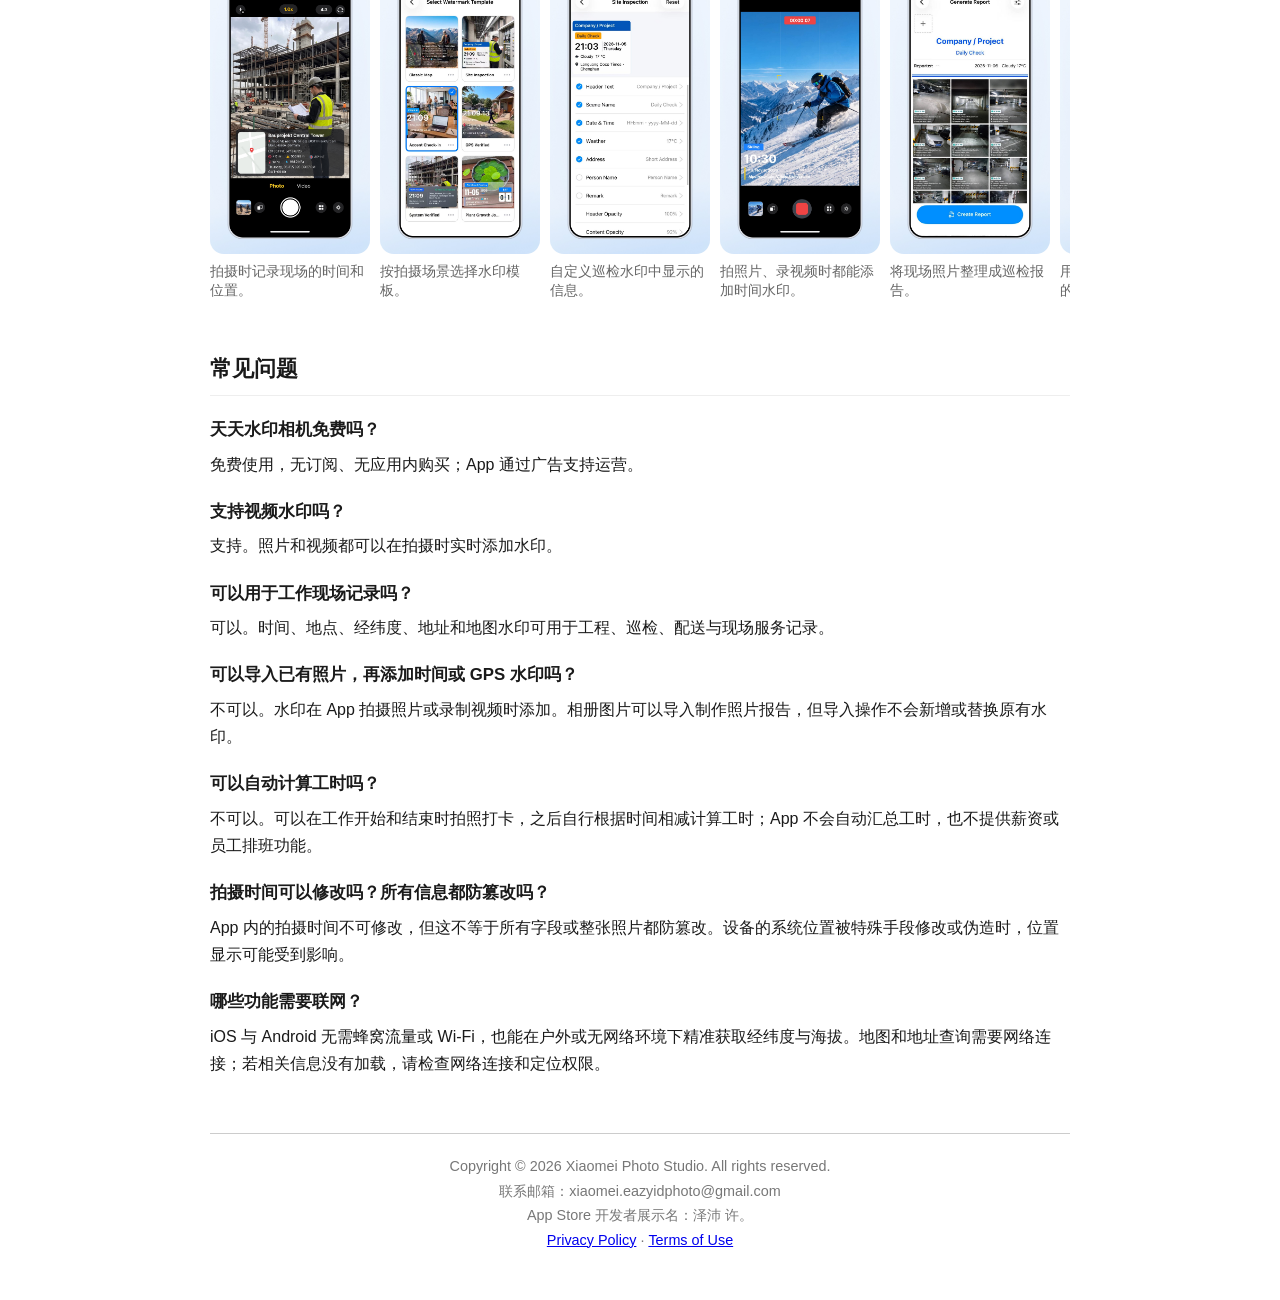
<file: zh-cn/index.html>
<!doctype html>
<html lang="zh-Hans">

<head>
  <meta charset="utf-8">
  <meta name="viewport" content="width=device-width, initial-scale=1">
  <title>天天水印相机 — 时间、地点、经纬度与地图水印</title>
  <meta name="description" content="天天水印相机是一款免费的照片与视频水印相机，可实时添加日期、时间、GPS 位置、经纬度、地址、地图、海拔、温度和气压。">
  <link rel="canonical" href="https://camera.appro7.com/zh-cn/">
  <link rel="alternate" hreflang="en" href="https://camera.appro7.com/">
  <link rel="alternate" hreflang="zh-Hans" href="https://camera.appro7.com/zh-cn/">
  <link rel="alternate" hreflang="x-default" href="https://camera.appro7.com/">
  <meta property="og:type" content="website">
  <meta property="og:title" content="天天水印相机">
  <meta property="og:description" content="为照片和视频添加时间、GPS、地图与地址水印。">
  <meta property="og:url" content="https://camera.appro7.com/zh-cn/">
  <meta property="og:image" content="https://camera.appro7.com/app-icon2.jpg">
  <meta name="twitter:card" content="summary">
  <script type="application/ld+json">
  {
    "@context": "https://schema.org",
    "@graph": [
      {
        "@type": "Organization",
        "@id": "https://camera.appro7.com/#publisher",
        "name": "Xiaomei Photo Studio"
      },
      {
        "@type": "MobileApplication",
        "@id": "https://camera.appro7.com/#app",
        "url": "https://camera.appro7.com/",
        "name": "天天水印相机",
        "alternateName": ["Timestamp Camera - Time & GPS+", "Timestamp Camera", "天天水印相机"],
        "operatingSystem": ["iOS", "Android"],
        "applicationCategory": "MultimediaApplication",
        "description": "一款支持 iOS 和 Android、通过广告支持运营的免费水印相机，可在拍摄照片和视频时添加日期时间、GPS、地址、地图、海拔、方位角、温度和气压；六种模板用于工作、巡检和植物记录。iOS 可将选定图片汇总为本地照片报告，导入图片不会添加水印。iOS 与 Android 还支持4:3与1:1画幅切换、整体水印尺寸调节、离线获取经纬度与海拔，以及点击水印或地址进入对应设置。支持 3 秒、5 秒或 10 秒定时拍照并显示倒计时，还提供电子水平仪辅助构图。",
        "image": "https://camera.appro7.com/app-icon2.jpg",
        "offers": { "@type": "Offer", "price": "0", "priceCurrency": "USD" },
        "publisher": { "@id": "https://camera.appro7.com/#publisher" },
        "sameAs": [
          "https://apps.apple.com/us/app/timestamp-camera-time-gps/id6763968001",
          "https://play.google.com/store/apps/details?id=com.timestamp.camera.gps.map"
        ]
      },
      {
        "@type": "WebPage",
        "@id": "https://camera.appro7.com/zh-cn/#webpage",
        "url": "https://camera.appro7.com/zh-cn/",
        "name": "天天水印相机",
        "mainEntity": { "@id": "https://camera.appro7.com/#app" },
        "inLanguage": "zh-Hans",
        "dateModified": "2026-11-02"
      }
    ]
  }
  </script>
  <style>
    body {
      margin: 0;
      color: #1a1a1a;
      font-family: -apple-system, BlinkMacSystemFont, "Segoe UI", Roboto, "PingFang SC", "Microsoft YaHei", sans-serif;
      line-height: 1.7
    }

    .wrap {
      max-width: 860px;
      margin: 0 auto;
      padding: 24px
    }

    .site-nav {
      display: flex;
      align-items: center;
      justify-content: space-between;
      gap: 16px;
      padding: 12px 0;
      border-bottom: 1px solid #eee
    }

    .brand {
      color: #1a1a1a;
      font-weight: 700;
      text-decoration: none
    }

    .language-nav {
      display: flex;
      gap: 8px
    }

    .language-nav a {
      color: #333;
      padding: 6px 10px;
      border-radius: 999px;
      text-decoration: none
    }

    .language-nav a[aria-current="page"] {
      color: #fff;
      background: #1a1a1a
    }

    header {
      padding: 40px 0 24px;
      text-align: center
    }

    header img {
      width: 96px;
      height: 96px;
      border-radius: 22px
    }

    h1 {
      margin: 16px 0 8px;
      font-size: 1.9em
    }

    h2 {
      margin-top: 40px;
      padding-bottom: 8px;
      font-size: 1.35em;
      border-bottom: 1px solid #eee
    }

    .tagline {
      max-width: 660px;
      margin: 0 auto;
      color: #555;
      font-size: 1.1em
    }

    .badges {
      display: flex;
      justify-content: center;
      gap: 12px;
      width: 100%;
      margin: 24px 0;
      flex-wrap: nowrap
    }

    .badges a {
      display: inline-flex;
      align-items: center;
      justify-content: center;
      flex: 0 0 auto
    }

    .badges img {
      display: block;
      width: auto;
      height: 56px;
      max-width: none;
      border-radius: 14px
    }

    ul {
      padding-left: 22px
    }

    li {
      margin: 6px 0
    }

    .shots {
      display: flex;
      gap: 10px;
      overflow-x: auto;
      padding: 10px 0
    }

    .shots img {
      display: block;
      width: 160px;
      height: auto;
      border-radius: 14px
    }

    .shots figure {
      flex: 0 0 160px;
      margin: 0
    }

    .shots figcaption {
      margin-top: 8px;
      color: #666;
      font-size: .85em;
      line-height: 1.4
    }

    .faq h3 {
      margin: 20px 0 6px;
      font-size: 1.05em
    }

    .faq p {
      margin: 0 0 12px
    }

    footer {
      margin: 56px 0 24px;
      padding-top: 20px;
      color: #777;
      text-align: center;
      font-size: .9em;
      border-top: 1px solid #ccc
    }

    .site-nav {
      flex-wrap: wrap;
    }

    .guides-link {
      color: #205e43;
      font-weight: 650;
    }
  </style>
  <link rel="stylesheet" href="../assets/template-examples/gallery.css">
</head>

<body>
  <div class="wrap">
    <nav class="site-nav" aria-label="网站导航">
      <a class="brand" href="../">天天水印相机</a>
      <a class="guides-link" href="./blog/index.html">水印使用指南</a>
      <span class="language-nav" aria-label="语言">
        <a href="../index.html" lang="en">EN</a>
        <a href="./index.html" lang="zh-Hans" aria-current="page">中文</a>
      </span>
    </nav>

    <header>
      <img src="../app-icon2.jpg" alt="天天水印相机 App 图标" width="300" height="300">
      <h1>天天水印相机</h1>
      <p class="tagline">天天水印相机是一款免费的照片与视频水印相机，可在拍摄时实时添加日期、时间、GPS 位置、地图、地址、温度和气压。</p>
    </header>

    <div class="badges">
      <a href="https://apps.apple.com/us/app/timestamp-camera-time-gps/id6763968001" aria-label="前往 App Store 下载">
        <img src="../appstore_btn.png" alt="前往 App Store 下载" width="360" height="120">
      </a>
      <a href="https://play.google.com/store/apps/details?id=com.timestamp.camera.gps.map"
        aria-label="前往 Google Play 下载">
        <img src="../gp_btn.png" alt="前往 Google Play 下载" width="360" height="120">
      </a>
    </div>

    <h2>拍摄照片和视频时可以添加哪些水印信息？</h2>
    <p>天天水印相机可在拍摄时将选定信息叠加到照片或视频中，用于工作记录、现场巡检、配送记录和户外拍摄。</p>
    <ul>
      <li><strong>地图：</strong>在水印中嵌入地图，支持标准、卫星、混合三种地图类型；iOS 基础模板还可调整地图缩放。</li>
      <li><strong>简短地址：</strong>显示精简的位置名称。</li>
      <li><strong>完整地址：</strong>需要更详细的位置记录时，可显示完整地址。</li>
      <li><strong>纬度与经度：</strong>显示 GPS 坐标，支持十进制格式。</li>
      <li><strong>日期和时间：</strong>自定义显示格式，可选择包含星期或秒的格式。</li>
      <li><strong>时区：</strong>显示时区，例如 GMT 偏移。</li>
      <li><strong>海拔：</strong>以米为单位显示海拔高度。</li>
      <li><strong>定位精度：</strong>以米为单位显示定位精度数值。</li>
      <li><strong>指南针方位：</strong>在水印中显示方位角及方向标记。</li>
      <li><strong>温度：</strong>在水印中显示温度读数。</li>
      <li><strong>气压：</strong>显示以 hPa 为单位的大气压力读数。</li>
    </ul>
    <p>可用字段因模板和平台而异。iOS 植物模板另支持湿度，巡检模板支持天气字段；基础模板中的温度和气压是具体读数，不代表天气预报。</p>

    <h2>水印可以怎样自定义？</h2>
    <ul>
      <li>按需开启或关闭支持的水印元素，选择简洁记录或显示更多现场信息。</li>
      <li>选择 Emoji 或符号，调整支持的标签显示方式。</li>
      <li>调整支持元素的字体、字体大小和颜色。</li>
      <li>iOS 与 Android 支持自由调节整体水印尺寸，适应不同构图与记录需求。</li>
      <li>iOS 与 Android 拍摄界面中，点击水印可快速进入模板设置，点击地址可进入位置编辑。</li>
      <li>保存自定义地点标签，重复使用常用地址。</li>
      <li>在支持的工作模板中编辑标签文字，并选择要显示的记录字段。</li>
      <li>iOS 支持在适用水印中添加自定义 Logo 或图片。</li>
    </ul>

    <h2>iOS 与 Android 水印模板</h2>
    <p>iOS 与 Android 提供相同的六种水印模板，适用于工作打卡、现场巡检、日常拍摄和植物记录。</p>
    <ul>
      <li><strong>经典地图</strong></li>
      <li><strong>现场巡检</strong></li>
      <li><strong>醒目打卡</strong></li>
      <li><strong>GPS 认证</strong></li>
      <li><strong>系统认证</strong></li>
      <li><strong>第 N 天</strong></li>
    </ul>
    <p>双端均可通过双列模板列表和高清实景预览挑选水印。经典地图默认显示海拔、定位精度、罗盘方向、气温和气压，可按需开关水印元素。</p>
    <p>在「醒目打卡」中，可拖拽调整水印内容顺序，并按需显示天气、海拔和认证信息。</p>
    <p>iOS 横屏录制时，成片水印的间距与位置和取景框保持一致。</p>
    <p>iOS 的「第 N 天」支持设置 Day 1、显示生长天数，并添加备注、日期、时间、温度、湿度和地点；巡检记录可设置项目、场景、人员、备注、日期时间、天气和地址，以及支持的文字、颜色和显示字段。</p>
    <p>所有水印模板免费使用，切换模板无需先观看广告；App 仍会展示广告。</p>

    <h3>模板名称支持的语言</h3>
    <p>iOS 与 Android 的模板名均支持英语、简体中文、印度尼西亚语和越南语。</p>
    <p>菲律宾语模板名目前仅 Android 支持。</p>

    <h2>怎样在 iOS 上制作照片报告？</h2>
    <p>照片报告可将多张图片整理成一张可分享的长图，适合现场巡检、物业检查等需要汇总多张照片的记录。</p>
    <ol>
      <li><strong>打开报告入口。</strong>先使用 App 拍摄至少一张照片，拍摄按钮旁就会显示报告入口。</li>
      <li><strong>选择图片。</strong>选择 1–42 张 App 拍摄的水印照片或相册图片。原有水印会保留；导入图片不会添加水印。图片固定为每行 3 张，报告长图会随图片数量增加而变长。</li>
      <li><strong>填写报告信息。</strong>设置 Logo、公司/项目、场景名称、报告人、日期和天气字段，按需调整公司/项目、场景名称和分隔线颜色；也可添加包含 App 名称和可扫描二维码的页脚。</li>
      <li><strong>完成并分享。</strong>按需新增或删除图片，完成后将整份报告作为一张图片分享。</li>
    </ol>
    <p>报告在设备本地生成，功能免费。报告不会保存在 App 内，每次进入均开始一份新报告；不支持拖动排序和裁剪图片，需要更换图片时先删除原图再添加。</p>

    <h2>拍摄设置与照片保存</h2>
    <ul>
      <li>支持照片和视频拍摄，拍摄时可实时预览水印。</li>
      <li>支持前后摄像头。横拍或竖拍时，水印随拍摄方向转向。</li>
      <li>iOS 与 Android 支持一键切换 4:3 与 1:1 正方形画幅，取景与水印自适应对齐。</li>
      <li>支持 3 秒、5 秒或 10 秒定时拍照，按下快门后在取景画面显示倒计时。</li>
      <li>支持自动闪光灯和电子水平仪。iOS 还提供九宫格构图辅助线。</li>
      <li>当前已确认的相机焦距为 1 倍；地图缩放调整的是地图显示，不是相机变焦。</li>
      <li>照片保存在本地设备。</li>
      <li>iOS 拍摄的照片和视频会保存到以 App 名称命名的相册；可在 App 内查看器中浏览已拍摄的媒体、查看详情并删除不需要的内容。</li>
    </ul>

    <h2>工作打卡、巡检与植物记录可以怎样用？</h2>
    <h3>工程进度、外勤记录与拍照打卡</h3>
    <p>选择适用的工作模板，显示日期时间、地点和工作标签，在到场、离场或工作开始、结束时拍照留档。时间记录可供你自行相减计算工时；App 不会自动计算考勤或汇总工时。</p>
    <h3>物业巡检、设备维护与配送记录</h3>
    <p>在每个点位或任务完成后，拍下带地址、GPS 坐标、时间和相关巡检备注的照片。iOS 可将选定照片汇总为报告长图，添加项目名称和报告人后分享。</p>
    <h3>植物生长记录</h3>
    <p>在 iOS 的「第 N 天」模板中设置 Day 1、填写备注，并在不同日期持续拍照；水印可显示生长天数、日期时间、温度、湿度和地点。</p>
    <p>读指南：<a href="./blog/plant-growth-photos/index.html">如何用照片记录植物生长</a>。</p>
    <h3>旅行与户外拍摄</h3>
    <p>将日期、地点、地图、海拔和方位信息显示在照片或视频中，保存和分享时也能直接看到拍摄背景信息。iOS 与 Android 在无需蜂窝流量或 Wi-Fi 的情况下仍可获取经纬度与海拔，便于户外记录。</p>

    <section class="template-examples" id="template-examples" aria-labelledby="template-examples-title">
      <h2 id="template-examples-title">六种水印模板的场景示例</h2>
      <p>图片取自 iOS 实机预览。地址和地图已换成示例，真实坐标已隐去。</p>
      <div class="template-examples-grid">
        <figure class="template-example">
          <div class="template-example-media">
            <img src="../assets/template-examples/classic-map.png" width="434" height="176" loading="lazy" alt="经典地图水印实机预览">
          </div>
          <figcaption><strong>经典地图</strong>走到步道岔路口时拍一张照片，用地图、海拔和罗盘方位留档。</figcaption>
        </figure>
        <figure class="template-example">
          <div class="template-example-media">
            <img src="../assets/template-examples/site-inspection.png" width="286" height="126" loading="lazy" alt="现场巡检水印实机预览">
          </div>
          <figcaption><strong>现场巡检</strong>物业巡检时拍下入口，让水印记录巡检时间和天气。</figcaption>
        </figure>
        <figure class="template-example">
          <div class="template-example-media">
            <img src="../assets/template-examples/accent-check-in.png" width="386" height="282" loading="lazy" alt="醒目打卡水印实机预览">
          </div>
          <figcaption><strong>醒目打卡</strong>到工地时拍下入口，用「到场打卡」标识和醒目的时间记录到场。</figcaption>
        </figure>
        <figure class="template-example">
          <div class="template-example-media">
            <img src="../assets/template-examples/gps-verified.png" width="384" height="252" loading="lazy" alt="GPS 认证水印实机预览">
          </div>
          <figcaption><strong>GPS 认证</strong>配送到站时拍下交付点，水印显示地址、GPS 标记和精确到秒的时间。</figcaption>
        </figure>
        <figure class="template-example">
          <div class="template-example-media">
            <img src="../assets/template-examples/system-verified.png" width="802" height="326" loading="lazy" alt="系统认证水印实机预览">
          </div>
          <figcaption><strong>系统认证</strong>记录施工进度时，用工作标识和时间注明已完工区域的拍摄时点。</figcaption>
        </figure>
        <figure class="template-example">
          <div class="template-example-media">
            <img src="../assets/template-examples/day-counter.png" width="804" height="356" loading="lazy" alt="第 N 天 · Day Counter水印实机预览">
          </div>
          <figcaption><strong>第 N 天 · Day Counter</strong>播种当天拍下花盆，标上 DAY 01，之后用同一个起始日期继续记录。</figcaption>
        </figure>
      </div>
    </section>

    <h2>看看水印拍摄效果</h2>
    <div class="shots">
      <figure><img src="../assets/screenshots/ios-1.9.0/zh-Hans/1.jpg" width="1206" height="2622" loading="lazy"
          alt="施工现场取景画面，左下角显示地图水印">
        <figcaption>拍摄时记录现场的时间和位置。</figcaption>
      </figure>
      <figure><img src="../assets/screenshots/ios-1.9.0/zh-Hans/2.jpg" width="1206" height="2622" loading="lazy"
          alt="模板选择页，两列展示六款水印模板">
        <figcaption>按拍摄场景选择水印模板。</figcaption>
      </figure>
      <figure><img src="../assets/screenshots/ios-1.9.0/zh-Hans/3.jpg" width="1206" height="2622" loading="lazy"
          alt="现场巡检水印编辑页，可选择字段并调整透明度">
        <figcaption>自定义巡检水印中显示的信息。</figcaption>
      </figure>
      <figure><img src="../assets/screenshots/ios-1.9.0/zh-Hans/4.jpg" width="1206" height="2622" loading="lazy"
          alt="滑雪视频录制画面，左下角显示时间水印">
        <figcaption>拍照片、录视频时都能添加时间水印。</figcaption>
      </figure>
      <figure><img src="../assets/screenshots/ios-1.9.0/zh-Hans/5.jpg" width="1206" height="2622" loading="lazy"
          alt="巡检报告预览，多张现场照片排列成网格">
        <figcaption>将现场照片整理成巡检报告。</figcaption>
      </figure>
      <figure><img src="../assets/screenshots/ios-1.9.0/zh-Hans/6.jpg" width="1206" height="2622" loading="lazy"
          alt="睡莲取景画面，水印显示生长第 15 天">
        <figcaption>用天数水印记录植物每天的变化。</figcaption>
      </figure>
    </div>

    <h2>常见问题</h2>
    <div class="faq">
      <h3>天天水印相机免费吗？</h3>
      <p>免费使用，无订阅、无应用内购买；App 通过广告支持运营。</p>
      <h3>支持视频水印吗？</h3>
      <p>支持。照片和视频都可以在拍摄时实时添加水印。</p>
      <h3>可以用于工作现场记录吗？</h3>
      <p>可以。时间、地点、经纬度、地址和地图水印可用于工程、巡检、配送与现场服务记录。</p>
      <h3>可以导入已有照片，再添加时间或 GPS 水印吗？</h3>
      <p>不可以。水印在 App 拍摄照片或录制视频时添加。相册图片可以导入制作照片报告，但导入操作不会新增或替换原有水印。</p>
      <h3>可以自动计算工时吗？</h3>
      <p>不可以。可以在工作开始和结束时拍照打卡，之后自行根据时间相减计算工时；App 不会自动汇总工时，也不提供薪资或员工排班功能。</p>
      <h3>拍摄时间可以修改吗？所有信息都防篡改吗？</h3>
      <p>App 内的拍摄时间不可修改，但这不等于所有字段或整张照片都防篡改。设备的系统位置被特殊手段修改或伪造时，位置显示可能受到影响。</p>
      <h3>哪些功能需要联网？</h3>
      <p>iOS 与 Android 无需蜂窝流量或 Wi-Fi，也能在户外或无网络环境下精准获取经纬度与海拔。地图和地址查询需要网络连接；若相关信息没有加载，请检查网络连接和定位权限。</p>
    </div>

    <footer>
      Copyright © 2026 Xiaomei Photo Studio. All rights reserved.<br>
      联系邮箱：xiaomei.eazyidphoto@gmail.com<br>
      App Store 开发者展示名：泽沛 许。<br>
      <a href="../privacypolicy.html" lang="en">Privacy Policy</a> · <a href="../termsofuse.html" lang="en">Terms of
        Use</a>
    </footer>
  </div>
</body>

</html>
</file>
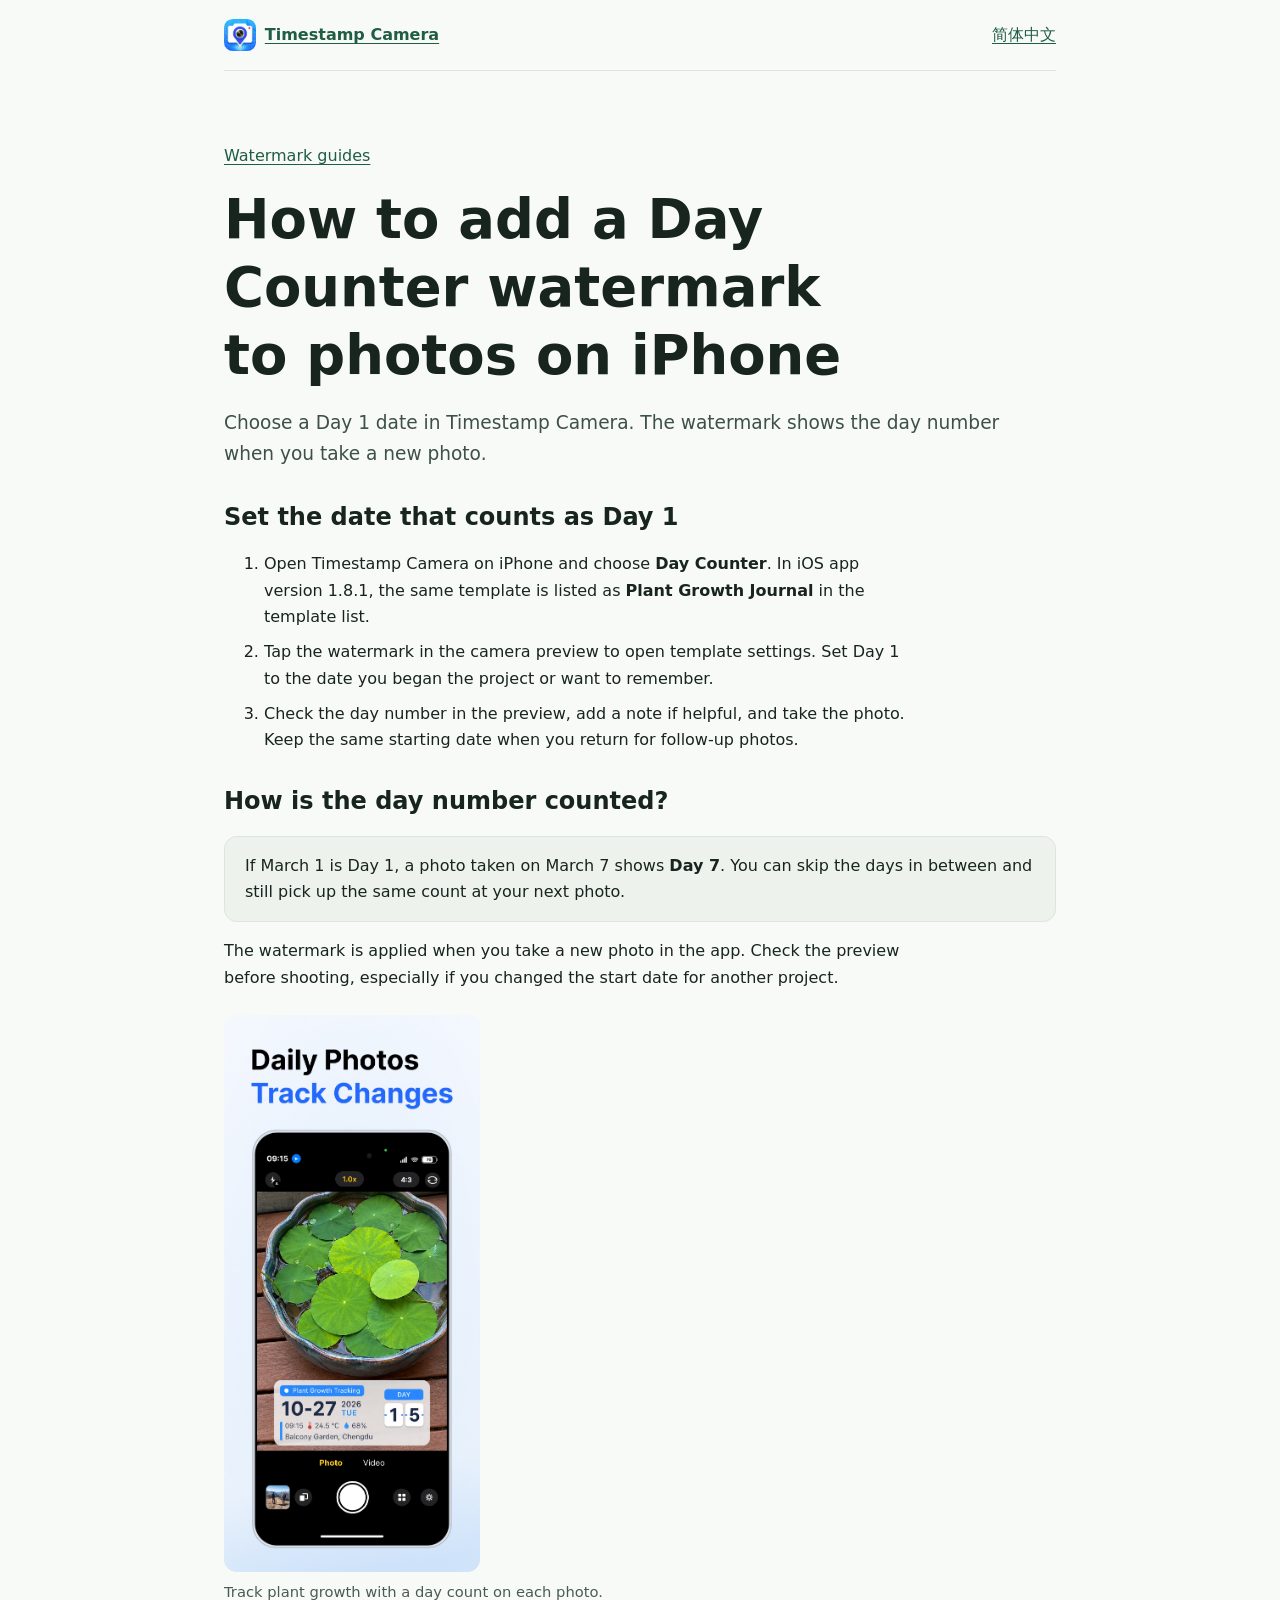
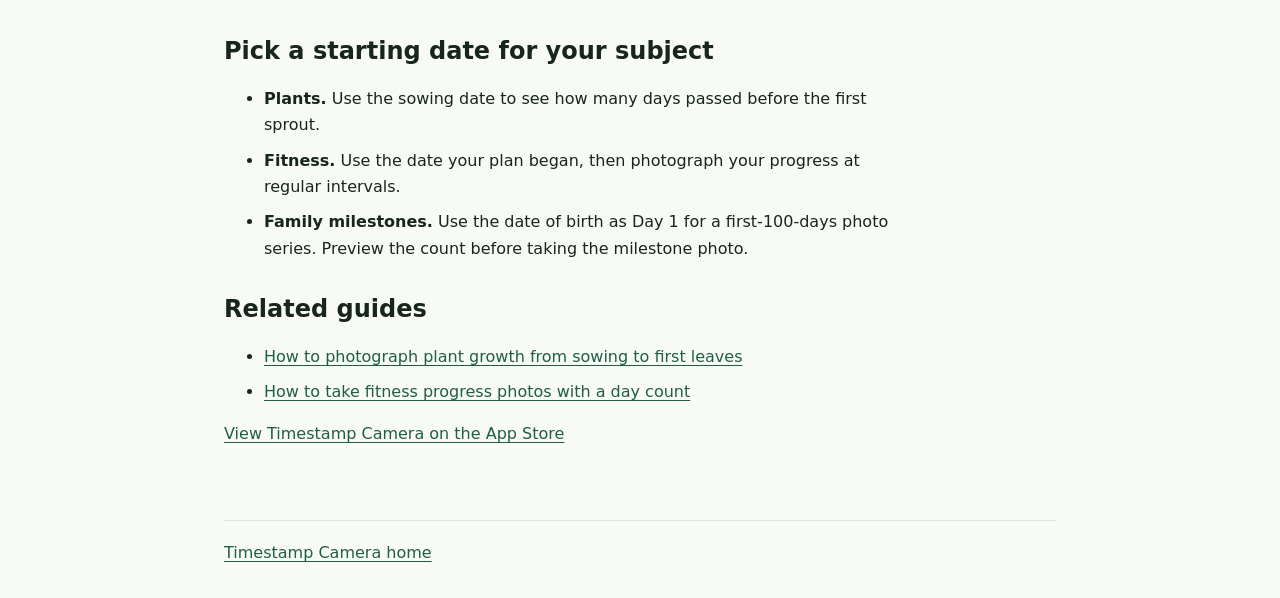
<file: blog/day-counter-watermark/index.html>
<!doctype html>
<html lang="en">
<head>
  <meta charset="utf-8">
  <meta name="viewport" content="width=device-width, initial-scale=1">
  <title>How to add a Day Counter watermark to photos on iPhone | Timestamp Camera</title>
  <meta name="description" content="Choose a Day 1 date in Timestamp Camera. The watermark shows the day number when you take a new photo.">
  <link rel="canonical" href="https://camera.appro7.com/blog/day-counter-watermark/">
  <link rel="alternate" hreflang="en" href="https://camera.appro7.com/blog/day-counter-watermark/">
  <link rel="alternate" hreflang="zh-Hans" href="https://camera.appro7.com/zh-cn/blog/day-counter-watermark/">
  <link rel="alternate" hreflang="x-default" href="https://camera.appro7.com/blog/day-counter-watermark/">
  <link rel="stylesheet" href="../../blog/assets/guides.css">
  <script type="application/ld+json">{"@context": "https://schema.org", "@type": "Article", "headline": "How to add a Day Counter watermark to photos on iPhone", "description": "Choose a Day 1 date in Timestamp Camera. The watermark shows the day number when you take a new photo.", "inLanguage": "en", "mainEntityOfPage": "https://camera.appro7.com/blog/day-counter-watermark/", "publisher": {"@type": "Organization", "name": "Timestamp Camera", "url": "https://camera.appro7.com/"}}</script>
</head>
<body>
  <nav class="site-nav" aria-label="Site navigation">
    <a class="brand" href="../../index.html"><img src="../../app-icon2.jpg" width="32" height="32" alt="">Timestamp Camera</a>
    <a href="../../zh-cn/blog/day-counter-watermark/index.html" lang="zh-Hans" hreflang="zh-Hans">简体中文</a>
  </nav>
  <main>
    <p><a href="../index.html">Watermark guides</a></p>
    <article>
    <header><h1>How to add a Day Counter watermark to photos on iPhone</h1><p class="lead">Choose a Day 1 date in Timestamp Camera. The watermark shows the day number when you take a new photo.</p></header>

<h2>Set the date that counts as Day 1</h2>
<ol>
<li>Open Timestamp Camera on iPhone and choose <strong>Day Counter</strong>. In iOS app version 1.8.1, the same template is listed as <strong>Plant Growth Journal</strong> in the template list.</li>
<li>Tap the watermark in the camera preview to open template settings. Set Day 1 to the date you began the project or want to remember.</li>
<li>Check the day number in the preview, add a note if helpful, and take the photo. Keep the same starting date when you return for follow-up photos.</li>
</ol>
<h2>How is the day number counted?</h2>
<div class="example"><p>If March 1 is Day 1, a photo taken on March 7 shows <strong>Day 7</strong>. You can skip the days in between and still pick up the same count at your next photo.</p></div>
<p>The watermark is applied when you take a new photo in the app. Check the preview before shooting, especially if you changed the start date for another project.</p>
<figure class="watermark-sample"><img src="../../assets/screenshots/ios-1.9.0/en-US/6.jpg" width="1206" height="2622" loading="lazy" alt="Water lilies in the viewfinder with a Day 15 watermark"><figcaption>Track plant growth with a day count on each photo.</figcaption></figure>
<h2>Pick a starting date for your subject</h2>
<ul>
<li><strong>Plants.</strong> Use the sowing date to see how many days passed before the first sprout.</li>
<li><strong>Fitness.</strong> Use the date your plan began, then photograph your progress at regular intervals.</li>
<li><strong>Family milestones.</strong> Use the date of birth as Day 1 for a first-100-days photo series. Preview the count before taking the milestone photo.</li>
</ul><nav aria-label="Related guides"><h2>Related guides</h2><ul>
<li><a href="../plant-growth-photos/index.html">How to photograph plant growth from sowing to first leaves</a></li>
<li><a href="../fitness-progress-photos/index.html">How to take fitness progress photos with a day count</a></li></ul></nav><p><a href="https://apps.apple.com/us/app/timestamp-camera-time-gps/id6763968001">View Timestamp Camera on the App Store</a></p>
    </article>
  </main>
  <footer><a href="../../index.html">Timestamp Camera home</a></footer>
</body>
</html>
</file>
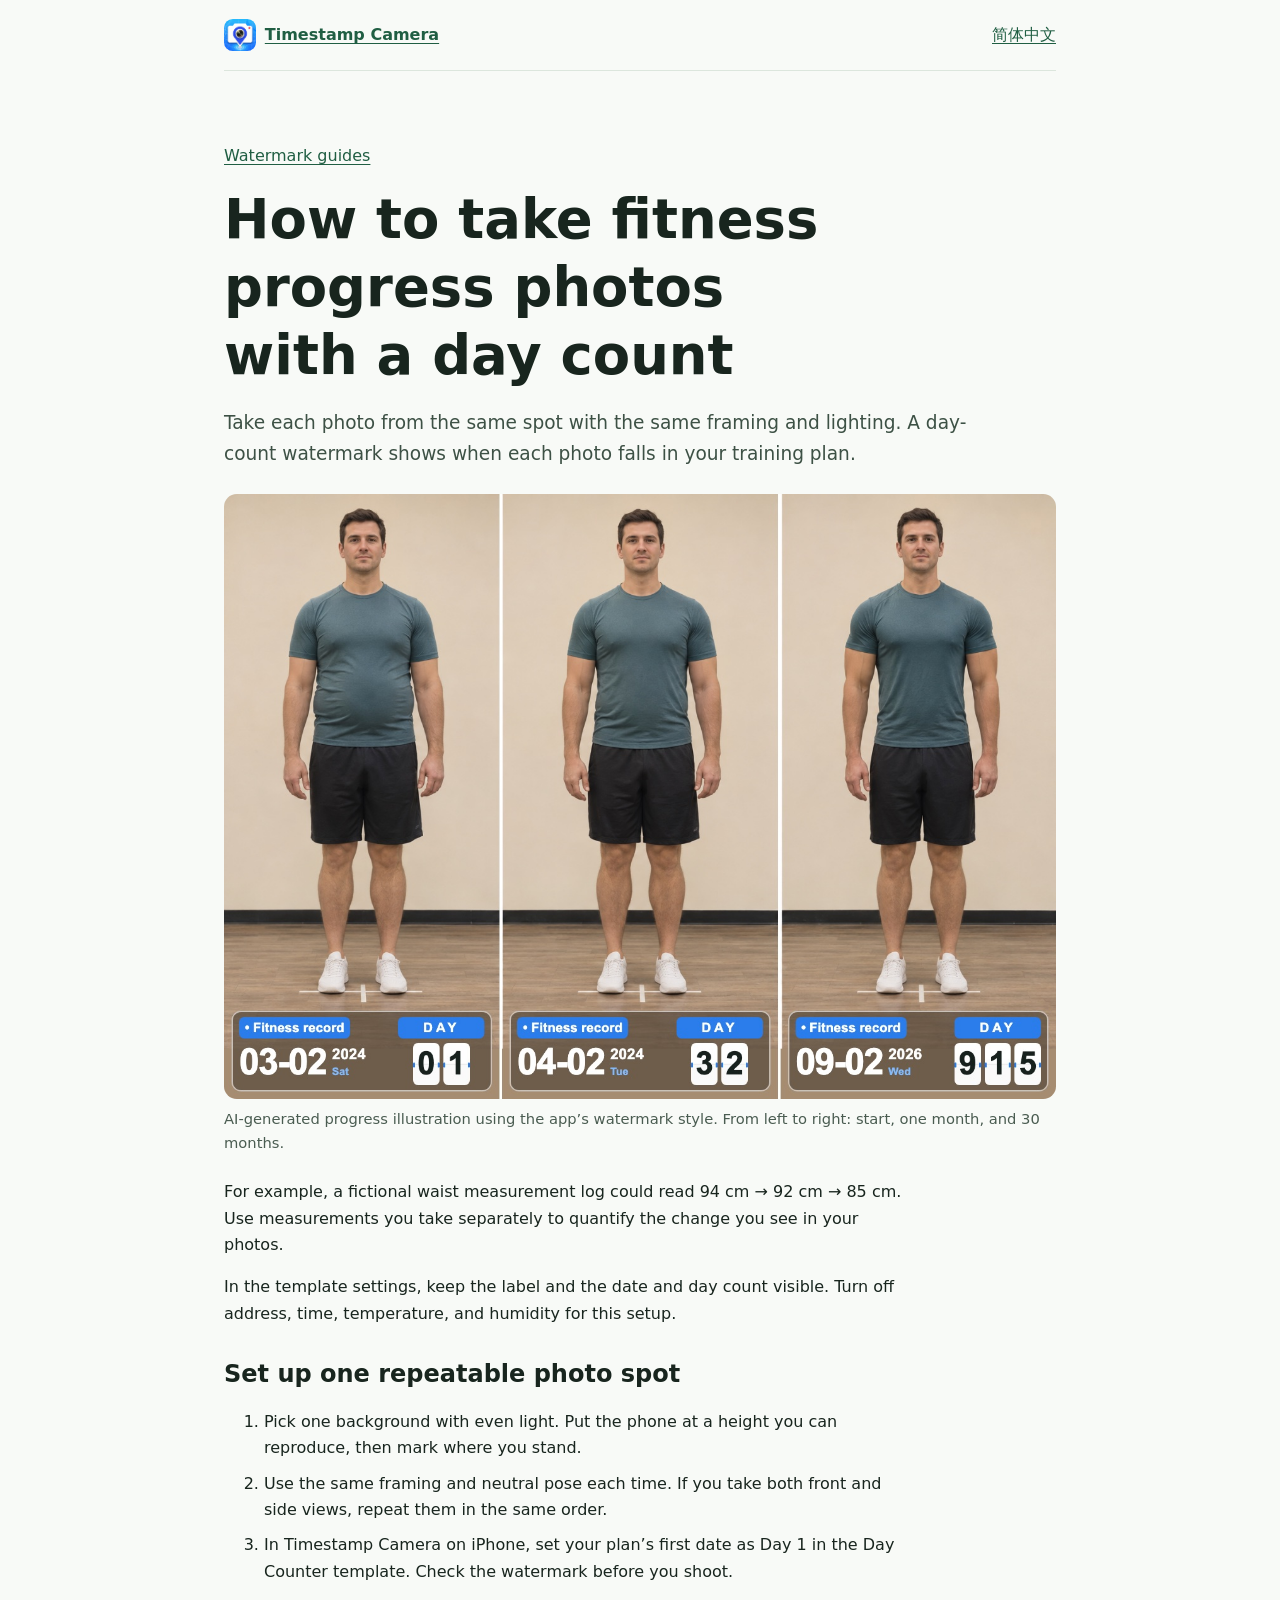
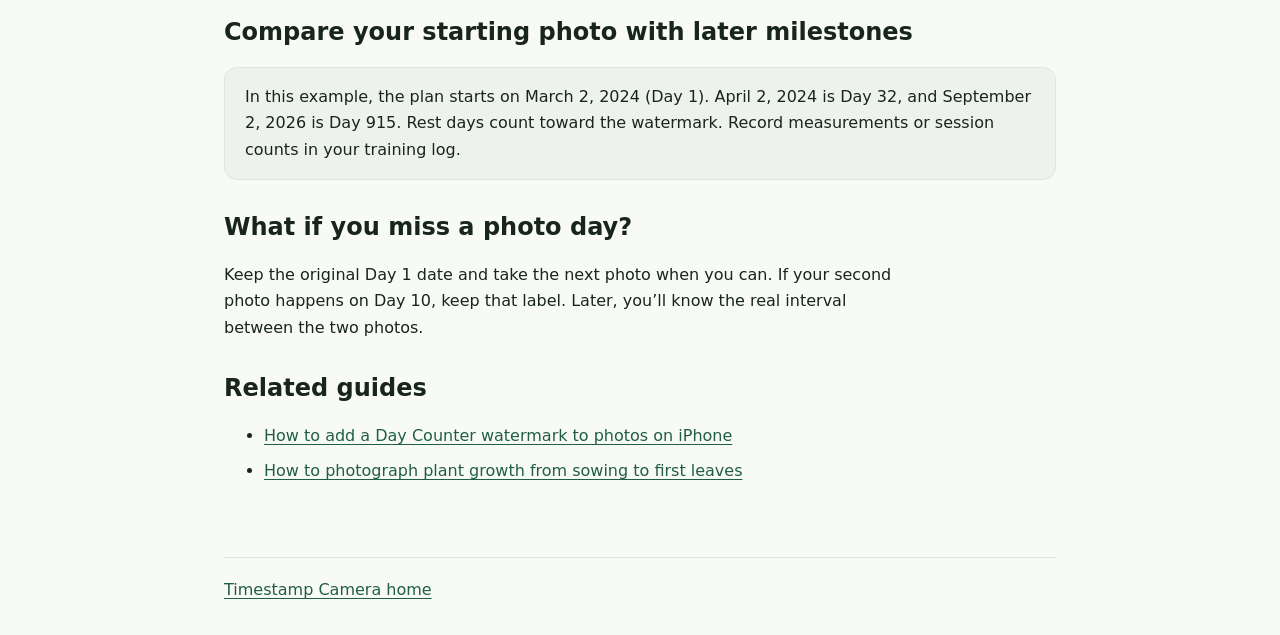
<file: blog/fitness-progress-photos/index.html>
<!doctype html>
<html lang="en">
<head>
  <meta charset="utf-8">
  <meta name="viewport" content="width=device-width, initial-scale=1">
  <title>How to take fitness progress photos with a day count | Timestamp Camera</title>
  <meta name="description" content="Take each photo from the same spot with the same framing and lighting. A day-count watermark shows when each photo falls in your training plan.">
  <link rel="canonical" href="https://camera.appro7.com/blog/fitness-progress-photos/">
  <link rel="alternate" hreflang="en" href="https://camera.appro7.com/blog/fitness-progress-photos/">
  <link rel="alternate" hreflang="zh-Hans" href="https://camera.appro7.com/zh-cn/blog/fitness-progress-photos/">
  <link rel="alternate" hreflang="x-default" href="https://camera.appro7.com/blog/fitness-progress-photos/">
  <link rel="stylesheet" href="../../blog/assets/guides.css">
  <script type="application/ld+json">{"@context": "https://schema.org", "@type": "Article", "headline": "How to take fitness progress photos with a day count", "description": "Take each photo from the same spot with the same framing and lighting. A day-count watermark shows when each photo falls in your training plan.", "inLanguage": "en", "mainEntityOfPage": "https://camera.appro7.com/blog/fitness-progress-photos/", "publisher": {"@type": "Organization", "name": "Timestamp Camera", "url": "https://camera.appro7.com/"}, "image": "https://camera.appro7.com/blog/assets/fitness-progress-day-watermark.jpg"}</script>
</head>
<body>
  <nav class="site-nav" aria-label="Site navigation">
    <a class="brand" href="../../index.html"><img src="../../app-icon2.jpg" width="32" height="32" alt="">Timestamp Camera</a>
    <a href="../../zh-cn/blog/fitness-progress-photos/index.html" lang="zh-Hans" hreflang="zh-Hans">简体中文</a>
  </nav>
  <main>
    <p><a href="../index.html">Watermark guides</a></p>
    <article>
    <header><h1>How to take fitness progress photos with a day count</h1><p class="lead">Take each photo from the same spot with the same framing and lighting. A day-count watermark shows when each photo falls in your training plan.</p></header>

<figure><img src="../../blog/assets/fitness-progress-day-watermark.jpg" width="1320" height="960" alt="Front-facing photos from the start, one month, and 30 months showing a narrower waist and broader shoulders, labeled Day 1, Day 32, and Day 915"><figcaption>AI-generated progress illustration using the app’s watermark style. From left to right: start, one month, and 30 months.</figcaption></figure>
<p>For example, a fictional waist measurement log could read 94 cm → 92 cm → 85 cm. Use measurements you take separately to quantify the change you see in your photos.</p>
<p>In the template settings, keep the label and the date and day count visible. Turn off address, time, temperature, and humidity for this setup.</p>
<h2>Set up one repeatable photo spot</h2>
<ol>
<li>Pick one background with even light. Put the phone at a height you can reproduce, then mark where you stand.</li>
<li>Use the same framing and neutral pose each time. If you take both front and side views, repeat them in the same order.</li>
<li>In Timestamp Camera on iPhone, set your plan’s first date as Day 1 in the Day Counter template. Check the watermark before you shoot.</li>
</ol>
<h2>Compare your starting photo with later milestones</h2>
<div class="example"><p>In this example, the plan starts on March 2, 2024 (Day 1). April 2, 2024 is Day 32, and September 2, 2026 is Day 915. Rest days count toward the watermark. Record measurements or session counts in your training log.</p></div>
<h2>What if you miss a photo day?</h2>
<p>Keep the original Day 1 date and take the next photo when you can. If your second photo happens on Day 10, keep that label. Later, you’ll know the real interval between the two photos.</p><nav aria-label="Related guides"><h2>Related guides</h2><ul>
<li><a href="../day-counter-watermark/index.html">How to add a Day Counter watermark to photos on iPhone</a></li>
<li><a href="../plant-growth-photos/index.html">How to photograph plant growth from sowing to first leaves</a></li></ul></nav>
    </article>
  </main>
  <footer><a href="../../index.html">Timestamp Camera home</a></footer>
</body>
</html>
</file>
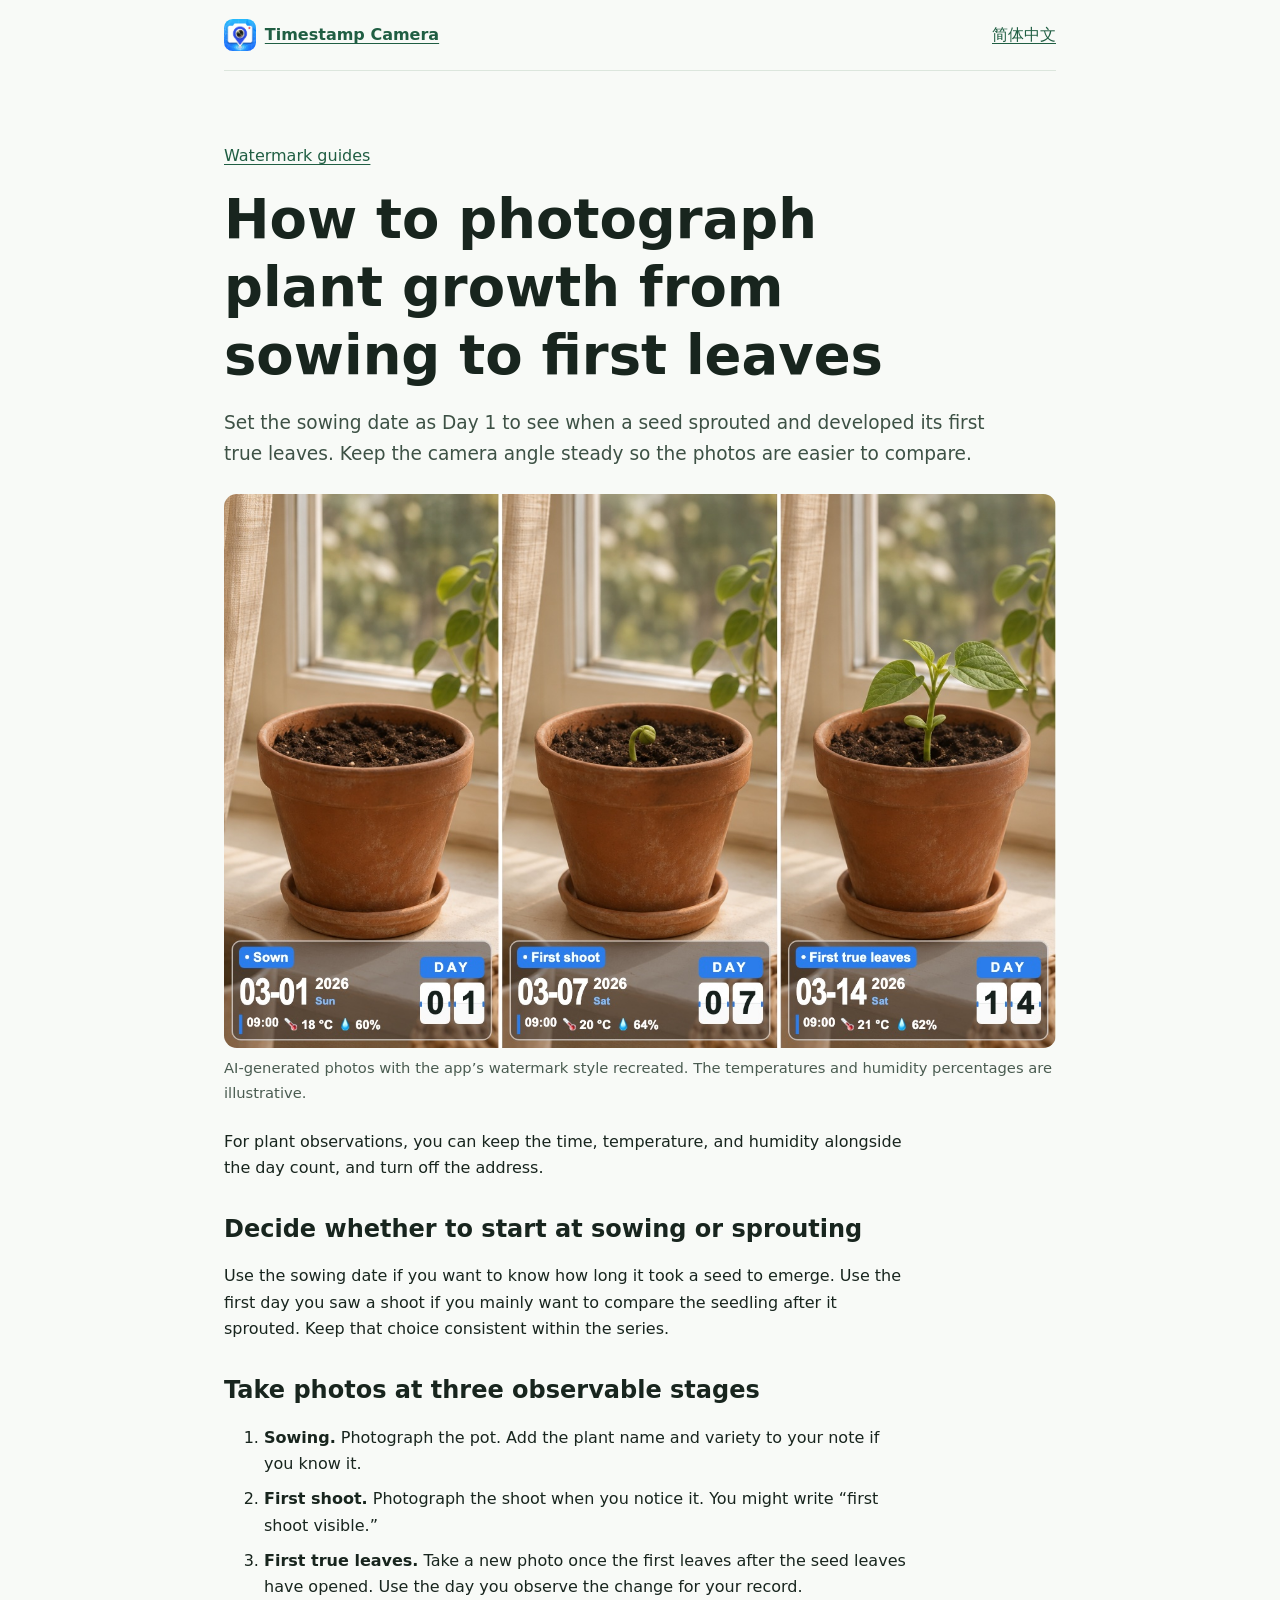
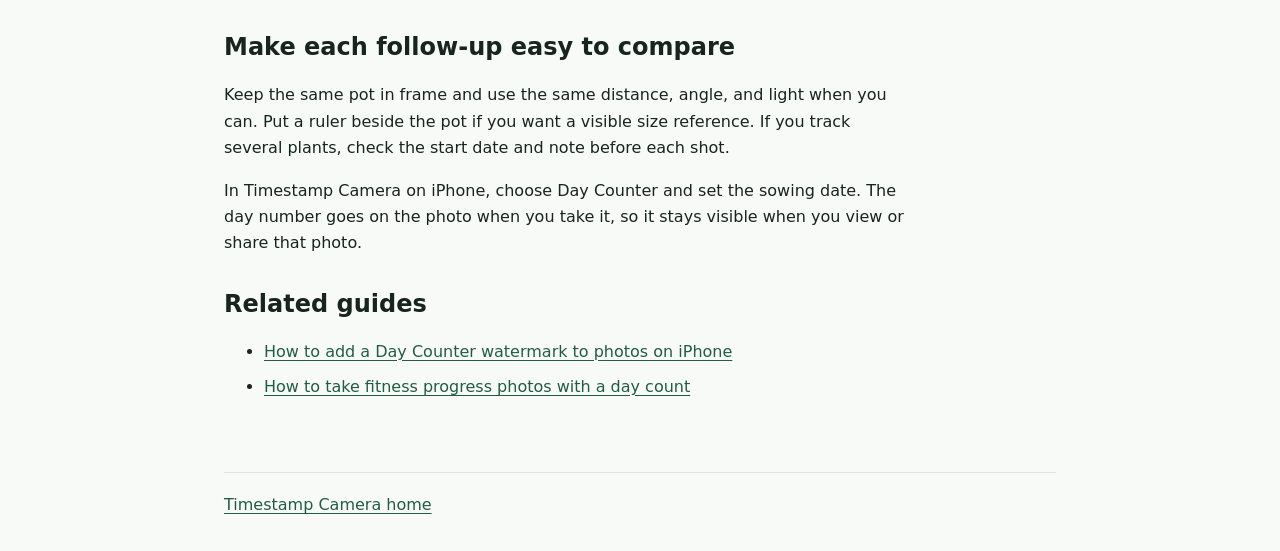
<file: blog/plant-growth-photos/index.html>
<!doctype html>
<html lang="en">
<head>
  <meta charset="utf-8">
  <meta name="viewport" content="width=device-width, initial-scale=1">
  <title>How to photograph plant growth from sowing to first leaves | Timestamp Camera</title>
  <meta name="description" content="Set the sowing date as Day 1 to see when a seed sprouted and developed its first true leaves. Keep the camera angle steady so the photos are easier to compare.">
  <link rel="canonical" href="https://camera.appro7.com/blog/plant-growth-photos/">
  <link rel="alternate" hreflang="en" href="https://camera.appro7.com/blog/plant-growth-photos/">
  <link rel="alternate" hreflang="zh-Hans" href="https://camera.appro7.com/zh-cn/blog/plant-growth-photos/">
  <link rel="alternate" hreflang="x-default" href="https://camera.appro7.com/blog/plant-growth-photos/">
  <link rel="stylesheet" href="../../blog/assets/guides.css">
  <script type="application/ld+json">{"@context": "https://schema.org", "@type": "Article", "headline": "How to photograph plant growth from sowing to first leaves", "description": "Set the sowing date as Day 1 to see when a seed sprouted and developed its first true leaves. Keep the camera angle steady so the photos are easier to compare.", "inLanguage": "en", "mainEntityOfPage": "https://camera.appro7.com/blog/plant-growth-photos/", "publisher": {"@type": "Organization", "name": "Timestamp Camera", "url": "https://camera.appro7.com/"}, "image": "https://camera.appro7.com/blog/assets/plant-growth.jpg"}</script>
</head>
<body>
  <nav class="site-nav" aria-label="Site navigation">
    <a class="brand" href="../../index.html"><img src="../../app-icon2.jpg" width="32" height="32" alt="">Timestamp Camera</a>
    <a href="../../zh-cn/blog/plant-growth-photos/index.html" lang="zh-Hans" hreflang="zh-Hans">简体中文</a>
  </nav>
  <main>
    <p><a href="../index.html">Watermark guides</a></p>
    <article>
    <header><h1>How to photograph plant growth from sowing to first leaves</h1><p class="lead">Set the sowing date as Day 1 to see when a seed sprouted and developed its first true leaves. Keep the camera angle steady so the photos are easier to compare.</p></header>

<figure><img src="../../blog/assets/plant-growth.jpg" width="1320" height="880" alt="The same pot at sowing, sprouting, and first true leaves, with DAY 1, DAY 7, and DAY 14 watermarks"><figcaption>AI-generated photos with the app’s watermark style recreated. The temperatures and humidity percentages are illustrative.</figcaption></figure>
<p>For plant observations, you can keep the time, temperature, and humidity alongside the day count, and turn off the address.</p>
<h2>Decide whether to start at sowing or sprouting</h2>
<p>Use the sowing date if you want to know how long it took a seed to emerge. Use the first day you saw a shoot if you mainly want to compare the seedling after it sprouted. Keep that choice consistent within the series.</p>
<h2>Take photos at three observable stages</h2>
<ol>
<li><strong>Sowing.</strong> Photograph the pot. Add the plant name and variety to your note if you know it.</li>
<li><strong>First shoot.</strong> Photograph the shoot when you notice it. You might write “first shoot visible.”</li>
<li><strong>First true leaves.</strong> Take a new photo once the first leaves after the seed leaves have opened. Use the day you observe the change for your record.</li>
</ol>
<h2>Make each follow-up easy to compare</h2>
<p>Keep the same pot in frame and use the same distance, angle, and light when you can. Put a ruler beside the pot if you want a visible size reference. If you track several plants, check the start date and note before each shot.</p>
<p>In Timestamp Camera on iPhone, choose Day Counter and set the sowing date. The day number goes on the photo when you take it, so it stays visible when you view or share that photo.</p><nav aria-label="Related guides"><h2>Related guides</h2><ul>
<li><a href="../day-counter-watermark/index.html">How to add a Day Counter watermark to photos on iPhone</a></li>
<li><a href="../fitness-progress-photos/index.html">How to take fitness progress photos with a day count</a></li></ul></nav>
    </article>
  </main>
  <footer><a href="../../index.html">Timestamp Camera home</a></footer>
</body>
</html>
</file>
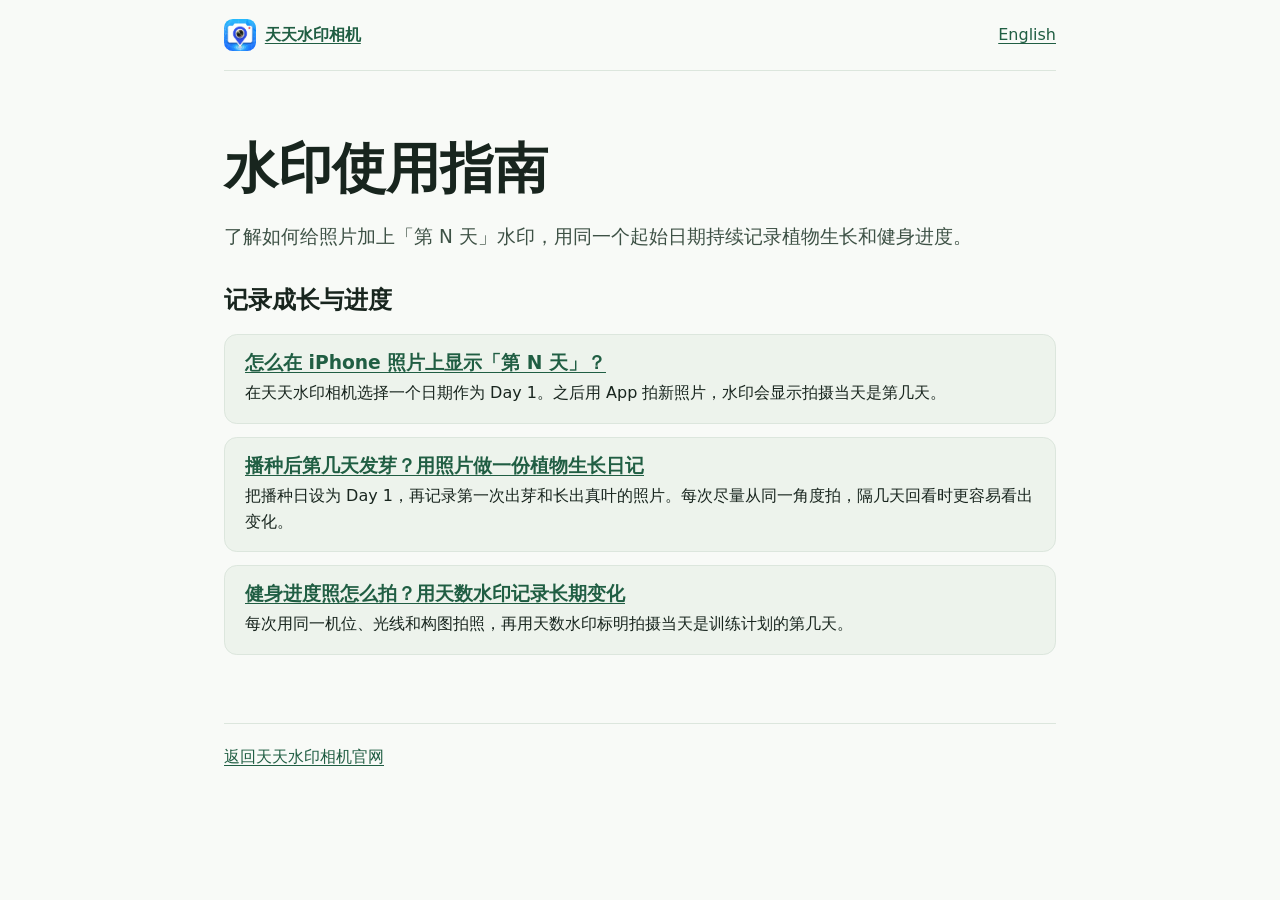
<file: zh-cn/blog/index.html>
<!doctype html>
<html lang="zh-Hans">
<head>
  <meta charset="utf-8">
  <meta name="viewport" content="width=device-width, initial-scale=1">
  <title>水印使用指南 | 天天水印相机</title>
  <meta name="description" content="了解如何给照片加上「第 N 天」水印，用同一个起始日期持续记录植物生长和健身进度。">
  <link rel="canonical" href="https://camera.appro7.com/zh-cn/blog/">
  <link rel="alternate" hreflang="en" href="https://camera.appro7.com/blog/">
  <link rel="alternate" hreflang="zh-Hans" href="https://camera.appro7.com/zh-cn/blog/">
  <link rel="alternate" hreflang="x-default" href="https://camera.appro7.com/blog/">
  <link rel="stylesheet" href="../../blog/assets/guides.css">
</head>
<body>
  <nav class="site-nav" aria-label="网站导航">
    <a class="brand" href="../../zh-cn/index.html"><img src="../../app-icon2.jpg" width="32" height="32" alt="">天天水印相机</a>
    <a href="../../blog/index.html" lang="en" hreflang="en">English</a>
  </nav>
  <main>


    <header><h1>水印使用指南</h1><p class="lead">了解如何给照片加上「第 N 天」水印，用同一个起始日期持续记录植物生长和健身进度。</p></header>
    <section><h2>记录成长与进度</h2>
<div class="guide-card"><h3><a href="./day-counter-watermark/index.html">怎么在 iPhone 照片上显示「第 N 天」？</a></h3><p>在天天水印相机选择一个日期作为 Day 1。之后用 App 拍新照片，水印会显示拍摄当天是第几天。</p></div>
<div class="guide-card"><h3><a href="./plant-growth-photos/index.html">播种后第几天发芽？用照片做一份植物生长日记</a></h3><p>把播种日设为 Day 1，再记录第一次出芽和长出真叶的照片。每次尽量从同一角度拍，隔几天回看时更容易看出变化。</p></div>
<div class="guide-card"><h3><a href="./fitness-progress-photos/index.html">健身进度照怎么拍？用天数水印记录长期变化</a></h3><p>每次用同一机位、光线和构图拍照，再用天数水印标明拍摄当天是训练计划的第几天。</p></div></section>

  </main>
  <footer><a href="../../zh-cn/index.html">返回天天水印相机官网</a></footer>
</body>
</html>
</file>
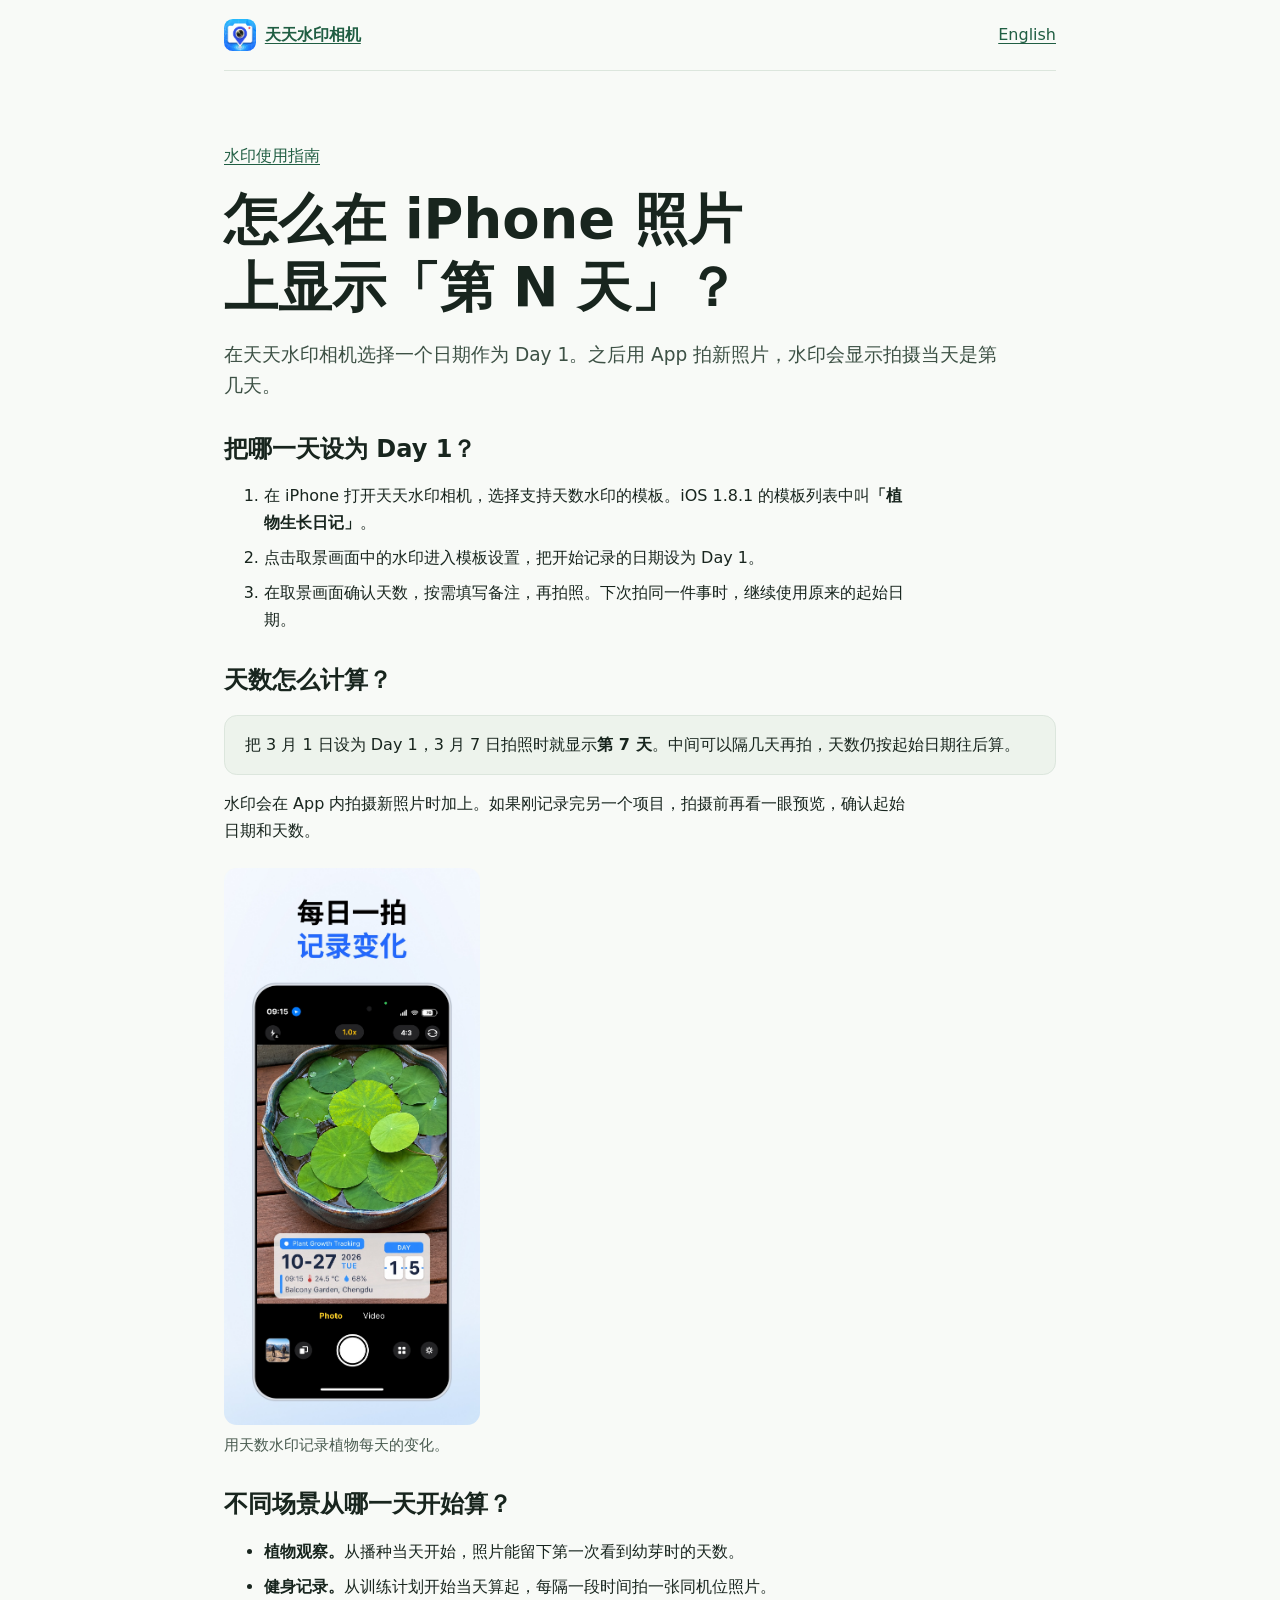
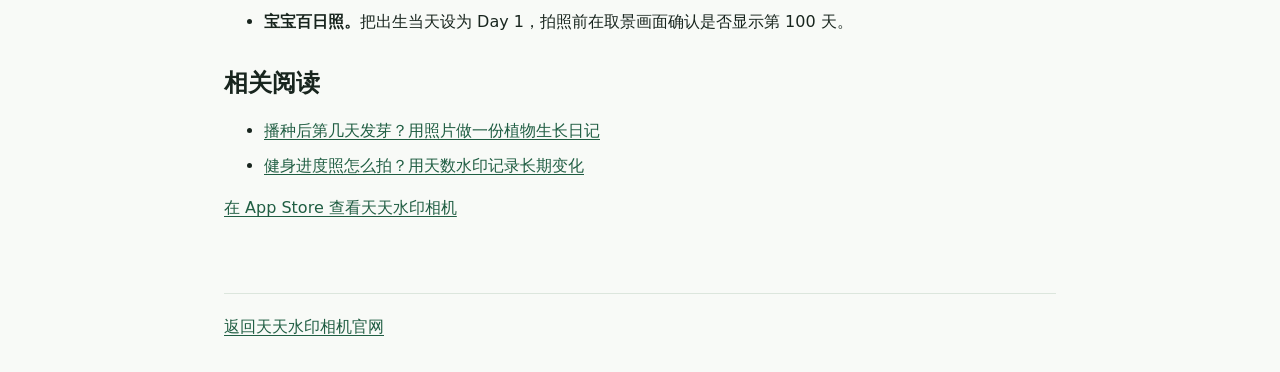
<file: zh-cn/blog/day-counter-watermark/index.html>
<!doctype html>
<html lang="zh-Hans">
<head>
  <meta charset="utf-8">
  <meta name="viewport" content="width=device-width, initial-scale=1">
  <title>怎么在 iPhone 照片上显示「第 N 天」？ | 天天水印相机</title>
  <meta name="description" content="在天天水印相机选择一个日期作为 Day 1。之后用 App 拍新照片，水印会显示拍摄当天是第几天。">
  <link rel="canonical" href="https://camera.appro7.com/zh-cn/blog/day-counter-watermark/">
  <link rel="alternate" hreflang="en" href="https://camera.appro7.com/blog/day-counter-watermark/">
  <link rel="alternate" hreflang="zh-Hans" href="https://camera.appro7.com/zh-cn/blog/day-counter-watermark/">
  <link rel="alternate" hreflang="x-default" href="https://camera.appro7.com/blog/day-counter-watermark/">
  <link rel="stylesheet" href="../../../blog/assets/guides.css">
  <script type="application/ld+json">{"@context": "https://schema.org", "@type": "Article", "headline": "怎么在 iPhone 照片上显示「第 N 天」？", "description": "在天天水印相机选择一个日期作为 Day 1。之后用 App 拍新照片，水印会显示拍摄当天是第几天。", "inLanguage": "zh-Hans", "mainEntityOfPage": "https://camera.appro7.com/zh-cn/blog/day-counter-watermark/", "publisher": {"@type": "Organization", "name": "天天水印相机", "url": "https://camera.appro7.com/"}}</script>
</head>
<body>
  <nav class="site-nav" aria-label="网站导航">
    <a class="brand" href="../../../zh-cn/index.html"><img src="../../../app-icon2.jpg" width="32" height="32" alt="">天天水印相机</a>
    <a href="../../../blog/day-counter-watermark/index.html" lang="en" hreflang="en">English</a>
  </nav>
  <main>
    <p><a href="../index.html">水印使用指南</a></p>
    <article>
    <header><h1>怎么在 iPhone 照片上显示「第 N 天」？</h1><p class="lead">在天天水印相机选择一个日期作为 Day 1。之后用 App 拍新照片，水印会显示拍摄当天是第几天。</p></header>

<h2>把哪一天设为 Day 1？</h2>
<ol>
<li>在 iPhone 打开天天水印相机，选择支持天数水印的模板。iOS 1.8.1 的模板列表中叫<strong>「植物生长日记」</strong>。</li>
<li>点击取景画面中的水印进入模板设置，把开始记录的日期设为 Day 1。</li>
<li>在取景画面确认天数，按需填写备注，再拍照。下次拍同一件事时，继续使用原来的起始日期。</li>
</ol>
<h2>天数怎么计算？</h2>
<div class="example"><p>把 3 月 1 日设为 Day 1，3 月 7 日拍照时就显示<strong>第 7 天</strong>。中间可以隔几天再拍，天数仍按起始日期往后算。</p></div>
<p>水印会在 App 内拍摄新照片时加上。如果刚记录完另一个项目，拍摄前再看一眼预览，确认起始日期和天数。</p>
<figure class="watermark-sample"><img src="../../../assets/screenshots/ios-1.9.0/zh-Hans/6.jpg" width="1206" height="2622" loading="lazy" alt="睡莲取景画面，水印显示生长第 15 天"><figcaption>用天数水印记录植物每天的变化。</figcaption></figure>
<h2>不同场景从哪一天开始算？</h2>
<ul>
<li><strong>植物观察。</strong>从播种当天开始，照片能留下第一次看到幼芽时的天数。</li>
<li><strong>健身记录。</strong>从训练计划开始当天算起，每隔一段时间拍一张同机位照片。</li>
<li><strong>宝宝百日照。</strong>把出生当天设为 Day 1，拍照前在取景画面确认是否显示第 100 天。</li>
</ul><nav aria-label="相关阅读"><h2>相关阅读</h2><ul>
<li><a href="../plant-growth-photos/index.html">播种后第几天发芽？用照片做一份植物生长日记</a></li>
<li><a href="../fitness-progress-photos/index.html">健身进度照怎么拍？用天数水印记录长期变化</a></li></ul></nav><p><a href="https://apps.apple.com/us/app/timestamp-camera-time-gps/id6763968001">在 App Store 查看天天水印相机</a></p>
    </article>
  </main>
  <footer><a href="../../../zh-cn/index.html">返回天天水印相机官网</a></footer>
</body>
</html>
</file>
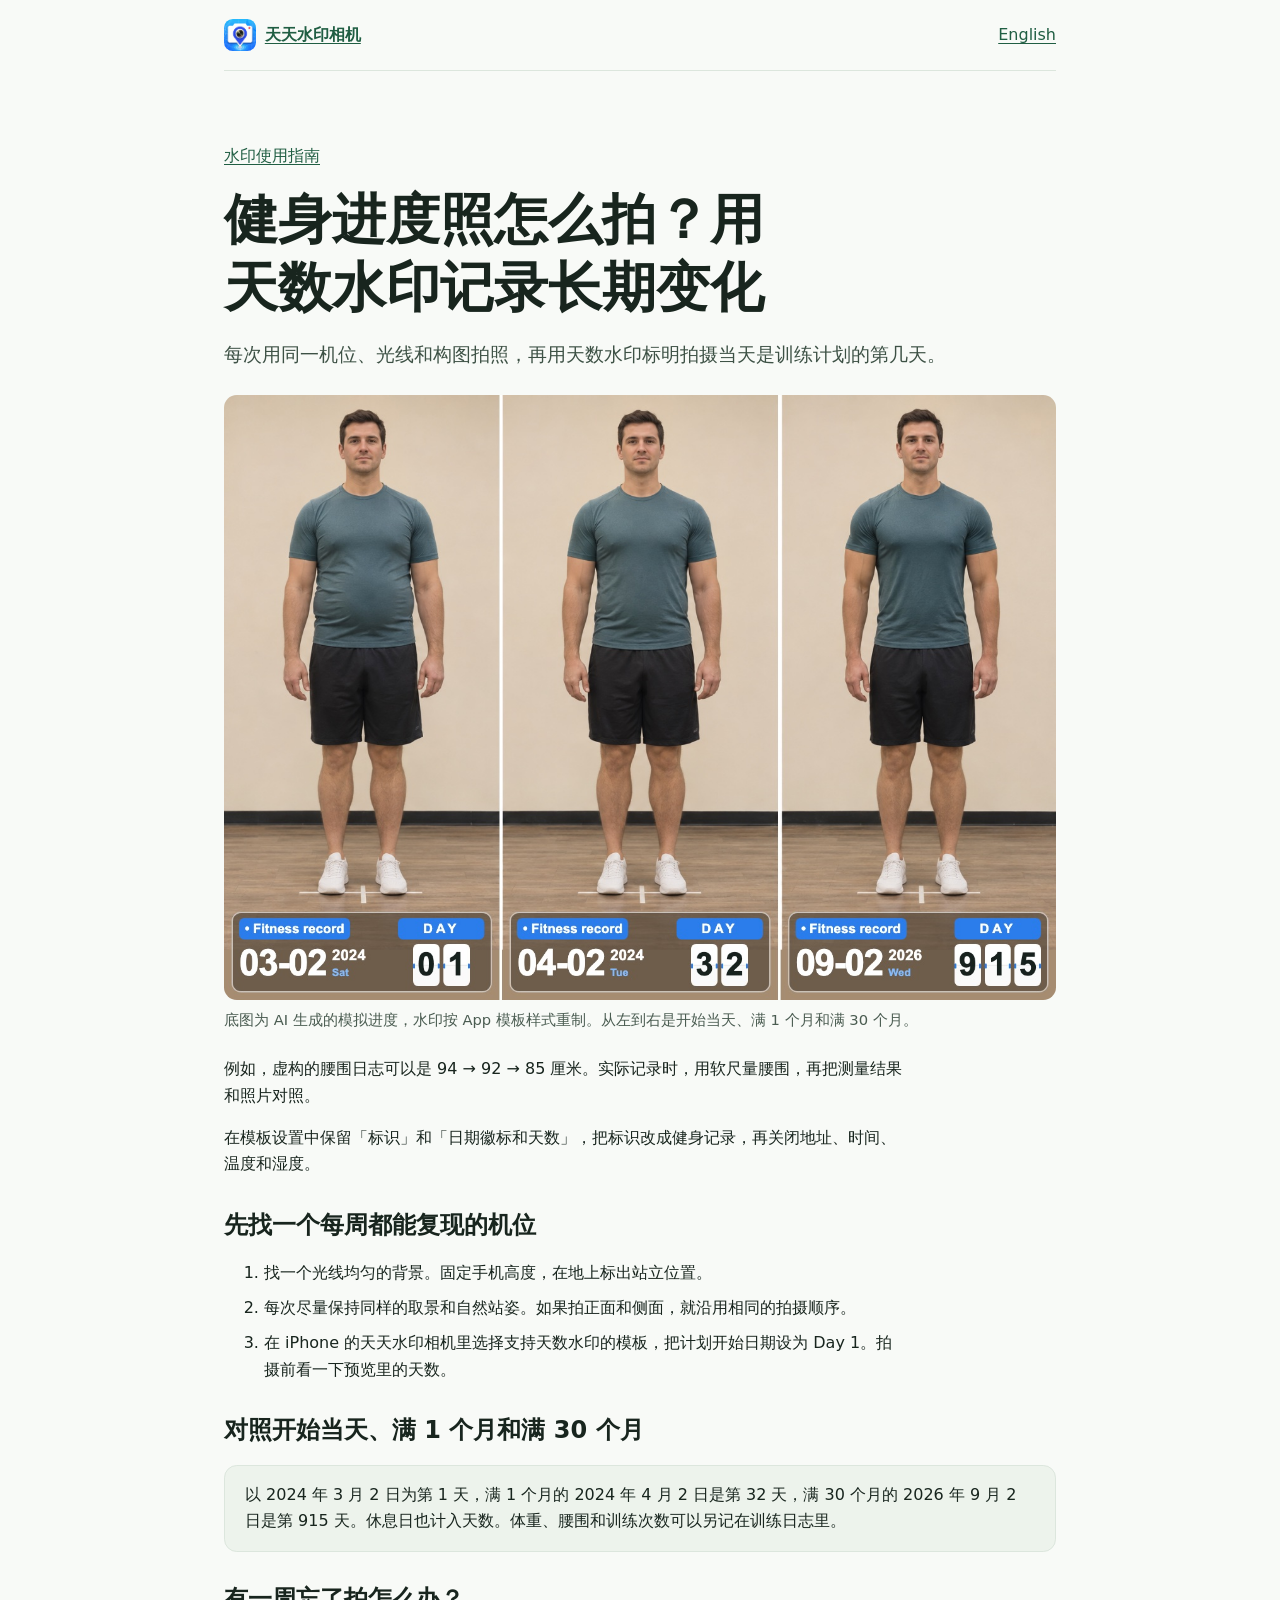
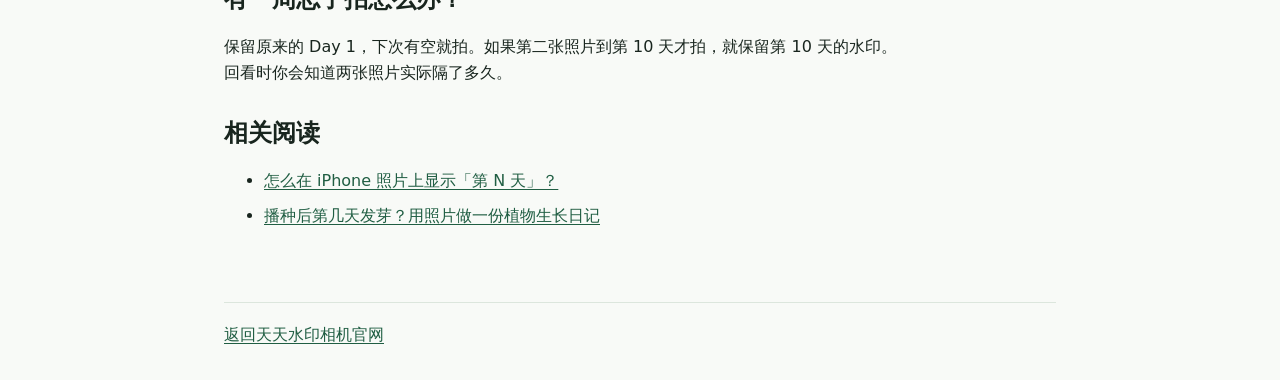
<file: zh-cn/blog/fitness-progress-photos/index.html>
<!doctype html>
<html lang="zh-Hans">
<head>
  <meta charset="utf-8">
  <meta name="viewport" content="width=device-width, initial-scale=1">
  <title>健身进度照怎么拍？用天数水印记录长期变化 | 天天水印相机</title>
  <meta name="description" content="每次用同一机位、光线和构图拍照，再用天数水印标明拍摄当天是训练计划的第几天。">
  <link rel="canonical" href="https://camera.appro7.com/zh-cn/blog/fitness-progress-photos/">
  <link rel="alternate" hreflang="en" href="https://camera.appro7.com/blog/fitness-progress-photos/">
  <link rel="alternate" hreflang="zh-Hans" href="https://camera.appro7.com/zh-cn/blog/fitness-progress-photos/">
  <link rel="alternate" hreflang="x-default" href="https://camera.appro7.com/blog/fitness-progress-photos/">
  <link rel="stylesheet" href="../../../blog/assets/guides.css">
  <script type="application/ld+json">{"@context": "https://schema.org", "@type": "Article", "headline": "健身进度照怎么拍？用天数水印记录长期变化", "description": "每次用同一机位、光线和构图拍照，再用天数水印标明拍摄当天是训练计划的第几天。", "inLanguage": "zh-Hans", "mainEntityOfPage": "https://camera.appro7.com/zh-cn/blog/fitness-progress-photos/", "publisher": {"@type": "Organization", "name": "天天水印相机", "url": "https://camera.appro7.com/"}, "image": "https://camera.appro7.com/blog/assets/fitness-progress-day-watermark.jpg"}</script>
</head>
<body>
  <nav class="site-nav" aria-label="网站导航">
    <a class="brand" href="../../../zh-cn/index.html"><img src="../../../app-icon2.jpg" width="32" height="32" alt="">天天水印相机</a>
    <a href="../../../blog/fitness-progress-photos/index.html" lang="en" hreflang="en">English</a>
  </nav>
  <main>
    <p><a href="../index.html">水印使用指南</a></p>
    <article>
    <header><h1>健身进度照怎么拍？用天数水印记录长期变化</h1><p class="lead">每次用同一机位、光线和构图拍照，再用天数水印标明拍摄当天是训练计划的第几天。</p></header>

<figure><img src="../../../blog/assets/fitness-progress-day-watermark.jpg" width="1320" height="960" alt="同一人物在开始当天、满 1 个月和满 30 个月的正面站姿对照，腰围和肩部轮廓有变化，水印显示第 1、32、915 天"><figcaption>底图为 AI 生成的模拟进度，水印按 App 模板样式重制。从左到右是开始当天、满 1 个月和满 30 个月。</figcaption></figure>
<p>例如，虚构的腰围日志可以是 94 → 92 → 85 厘米。实际记录时，用软尺量腰围，再把测量结果和照片对照。</p>
<p>在模板设置中保留「标识」和「日期徽标和天数」，把标识改成健身记录，再关闭地址、时间、温度和湿度。</p>
<h2>先找一个每周都能复现的机位</h2>
<ol>
<li>找一个光线均匀的背景。固定手机高度，在地上标出站立位置。</li>
<li>每次尽量保持同样的取景和自然站姿。如果拍正面和侧面，就沿用相同的拍摄顺序。</li>
<li>在 iPhone 的天天水印相机里选择支持天数水印的模板，把计划开始日期设为 Day 1。拍摄前看一下预览里的天数。</li>
</ol>
<h2>对照开始当天、满 1 个月和满 30 个月</h2>
<div class="example"><p>以 2024 年 3 月 2 日为第 1 天，满 1 个月的 2024 年 4 月 2 日是第 32 天，满 30 个月的 2026 年 9 月 2 日是第 915 天。休息日也计入天数。体重、腰围和训练次数可以另记在训练日志里。</p></div>
<h2>有一周忘了拍怎么办？</h2>
<p>保留原来的 Day 1，下次有空就拍。如果第二张照片到第 10 天才拍，就保留第 10 天的水印。回看时你会知道两张照片实际隔了多久。</p><nav aria-label="相关阅读"><h2>相关阅读</h2><ul>
<li><a href="../day-counter-watermark/index.html">怎么在 iPhone 照片上显示「第 N 天」？</a></li>
<li><a href="../plant-growth-photos/index.html">播种后第几天发芽？用照片做一份植物生长日记</a></li></ul></nav>
    </article>
  </main>
  <footer><a href="../../../zh-cn/index.html">返回天天水印相机官网</a></footer>
</body>
</html>
</file>
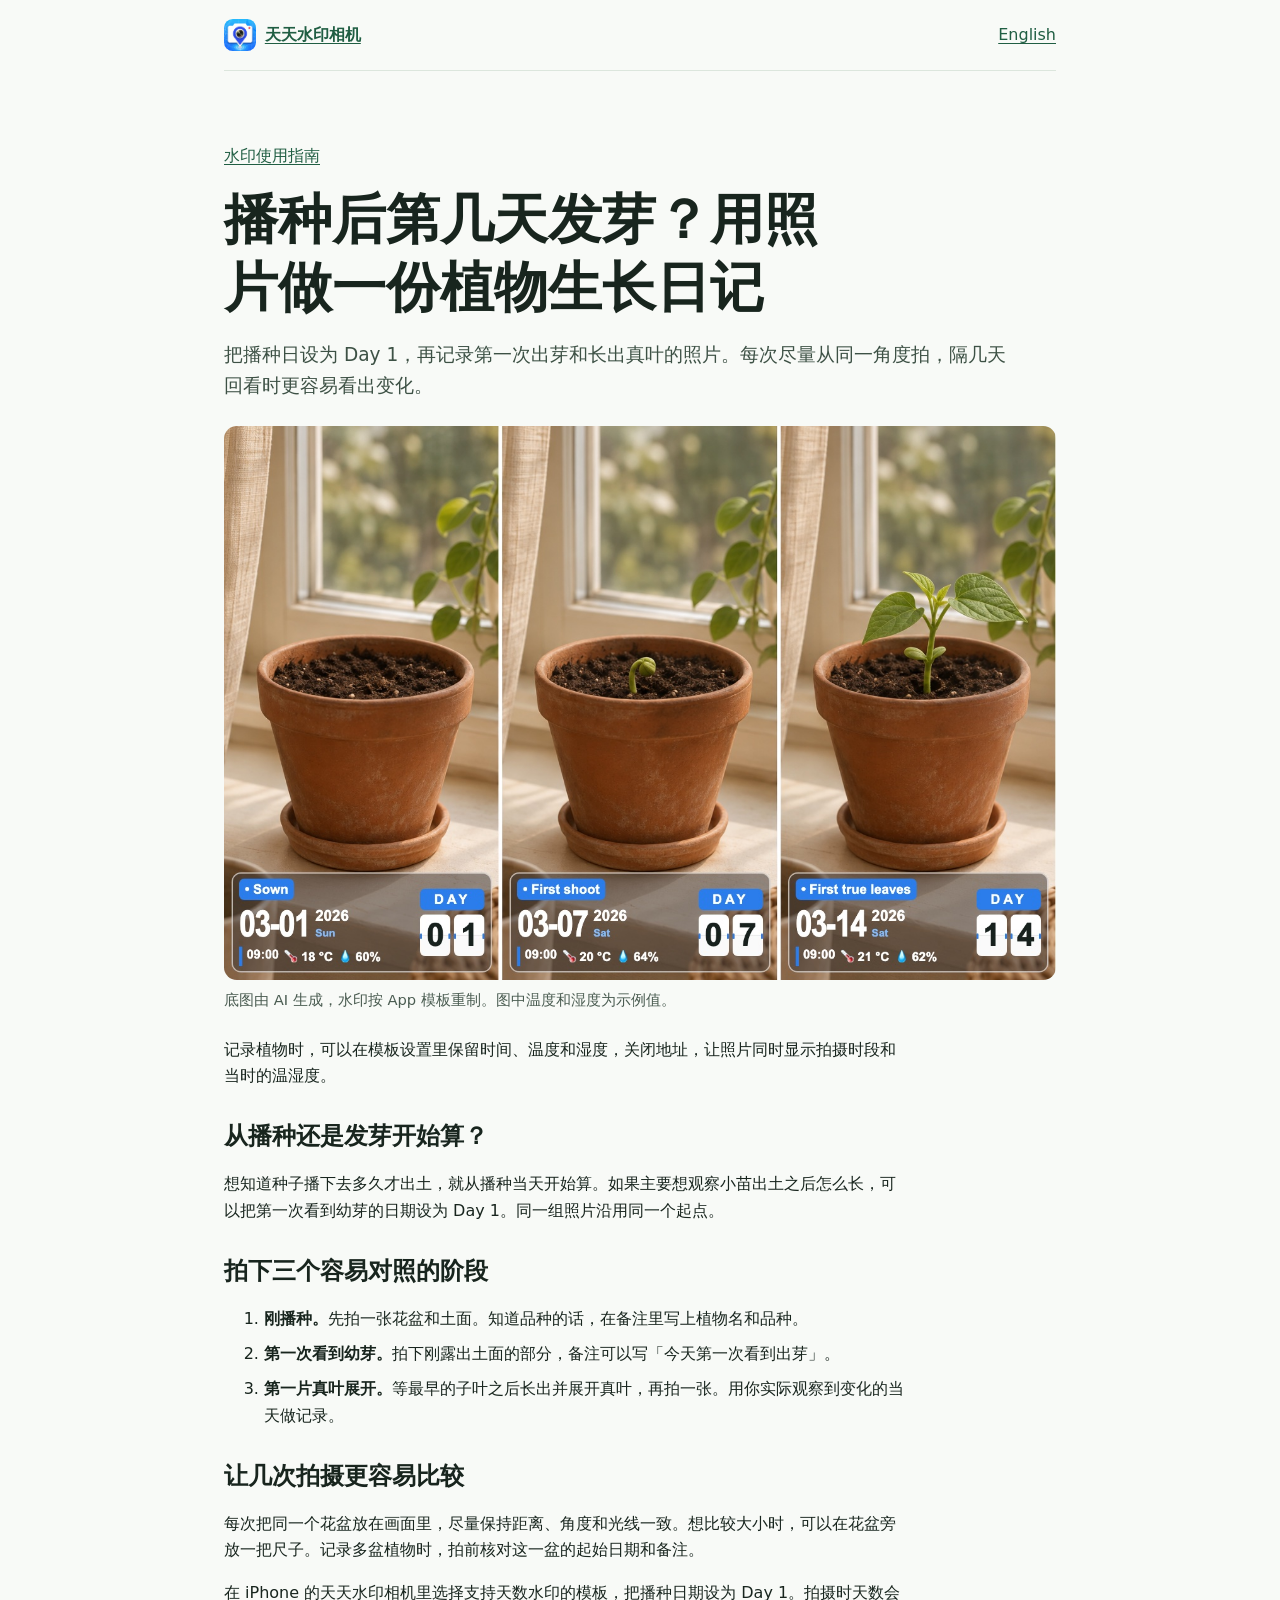
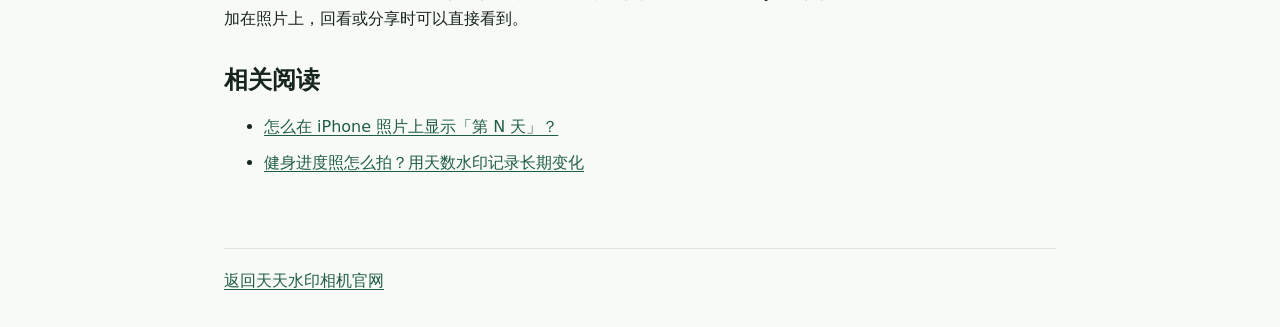
<file: zh-cn/blog/plant-growth-photos/index.html>
<!doctype html>
<html lang="zh-Hans">
<head>
  <meta charset="utf-8">
  <meta name="viewport" content="width=device-width, initial-scale=1">
  <title>播种后第几天发芽？用照片做一份植物生长日记 | 天天水印相机</title>
  <meta name="description" content="把播种日设为 Day 1，再记录第一次出芽和长出真叶的照片。每次尽量从同一角度拍，隔几天回看时更容易看出变化。">
  <link rel="canonical" href="https://camera.appro7.com/zh-cn/blog/plant-growth-photos/">
  <link rel="alternate" hreflang="en" href="https://camera.appro7.com/blog/plant-growth-photos/">
  <link rel="alternate" hreflang="zh-Hans" href="https://camera.appro7.com/zh-cn/blog/plant-growth-photos/">
  <link rel="alternate" hreflang="x-default" href="https://camera.appro7.com/blog/plant-growth-photos/">
  <link rel="stylesheet" href="../../../blog/assets/guides.css">
  <script type="application/ld+json">{"@context": "https://schema.org", "@type": "Article", "headline": "播种后第几天发芽？用照片做一份植物生长日记", "description": "把播种日设为 Day 1，再记录第一次出芽和长出真叶的照片。每次尽量从同一角度拍，隔几天回看时更容易看出变化。", "inLanguage": "zh-Hans", "mainEntityOfPage": "https://camera.appro7.com/zh-cn/blog/plant-growth-photos/", "publisher": {"@type": "Organization", "name": "天天水印相机", "url": "https://camera.appro7.com/"}, "image": "https://camera.appro7.com/blog/assets/plant-growth.jpg"}</script>
</head>
<body>
  <nav class="site-nav" aria-label="网站导航">
    <a class="brand" href="../../../zh-cn/index.html"><img src="../../../app-icon2.jpg" width="32" height="32" alt="">天天水印相机</a>
    <a href="../../../blog/plant-growth-photos/index.html" lang="en" hreflang="en">English</a>
  </nav>
  <main>
    <p><a href="../index.html">水印使用指南</a></p>
    <article>
    <header><h1>播种后第几天发芽？用照片做一份植物生长日记</h1><p class="lead">把播种日设为 Day 1，再记录第一次出芽和长出真叶的照片。每次尽量从同一角度拍，隔几天回看时更容易看出变化。</p></header>

<figure><img src="../../../blog/assets/plant-growth.jpg" width="1320" height="880" alt="同一花盆在播种、出芽和真叶展开三个阶段的照片，分别带 DAY 1、DAY 7 和 DAY 14 水印"><figcaption>底图由 AI 生成，水印按 App 模板重制。图中温度和湿度为示例值。</figcaption></figure>
<p>记录植物时，可以在模板设置里保留时间、温度和湿度，关闭地址，让照片同时显示拍摄时段和当时的温湿度。</p>
<h2>从播种还是发芽开始算？</h2>
<p>想知道种子播下去多久才出土，就从播种当天开始算。如果主要想观察小苗出土之后怎么长，可以把第一次看到幼芽的日期设为 Day 1。同一组照片沿用同一个起点。</p>
<h2>拍下三个容易对照的阶段</h2>
<ol>
<li><strong>刚播种。</strong>先拍一张花盆和土面。知道品种的话，在备注里写上植物名和品种。</li>
<li><strong>第一次看到幼芽。</strong>拍下刚露出土面的部分，备注可以写「今天第一次看到出芽」。</li>
<li><strong>第一片真叶展开。</strong>等最早的子叶之后长出并展开真叶，再拍一张。用你实际观察到变化的当天做记录。</li>
</ol>
<h2>让几次拍摄更容易比较</h2>
<p>每次把同一个花盆放在画面里，尽量保持距离、角度和光线一致。想比较大小时，可以在花盆旁放一把尺子。记录多盆植物时，拍前核对这一盆的起始日期和备注。</p>
<p>在 iPhone 的天天水印相机里选择支持天数水印的模板，把播种日期设为 Day 1。拍摄时天数会加在照片上，回看或分享时可以直接看到。</p><nav aria-label="相关阅读"><h2>相关阅读</h2><ul>
<li><a href="../day-counter-watermark/index.html">怎么在 iPhone 照片上显示「第 N 天」？</a></li>
<li><a href="../fitness-progress-photos/index.html">健身进度照怎么拍？用天数水印记录长期变化</a></li></ul></nav>
    </article>
  </main>
  <footer><a href="../../../zh-cn/index.html">返回天天水印相机官网</a></footer>
</body>
</html>
</file>
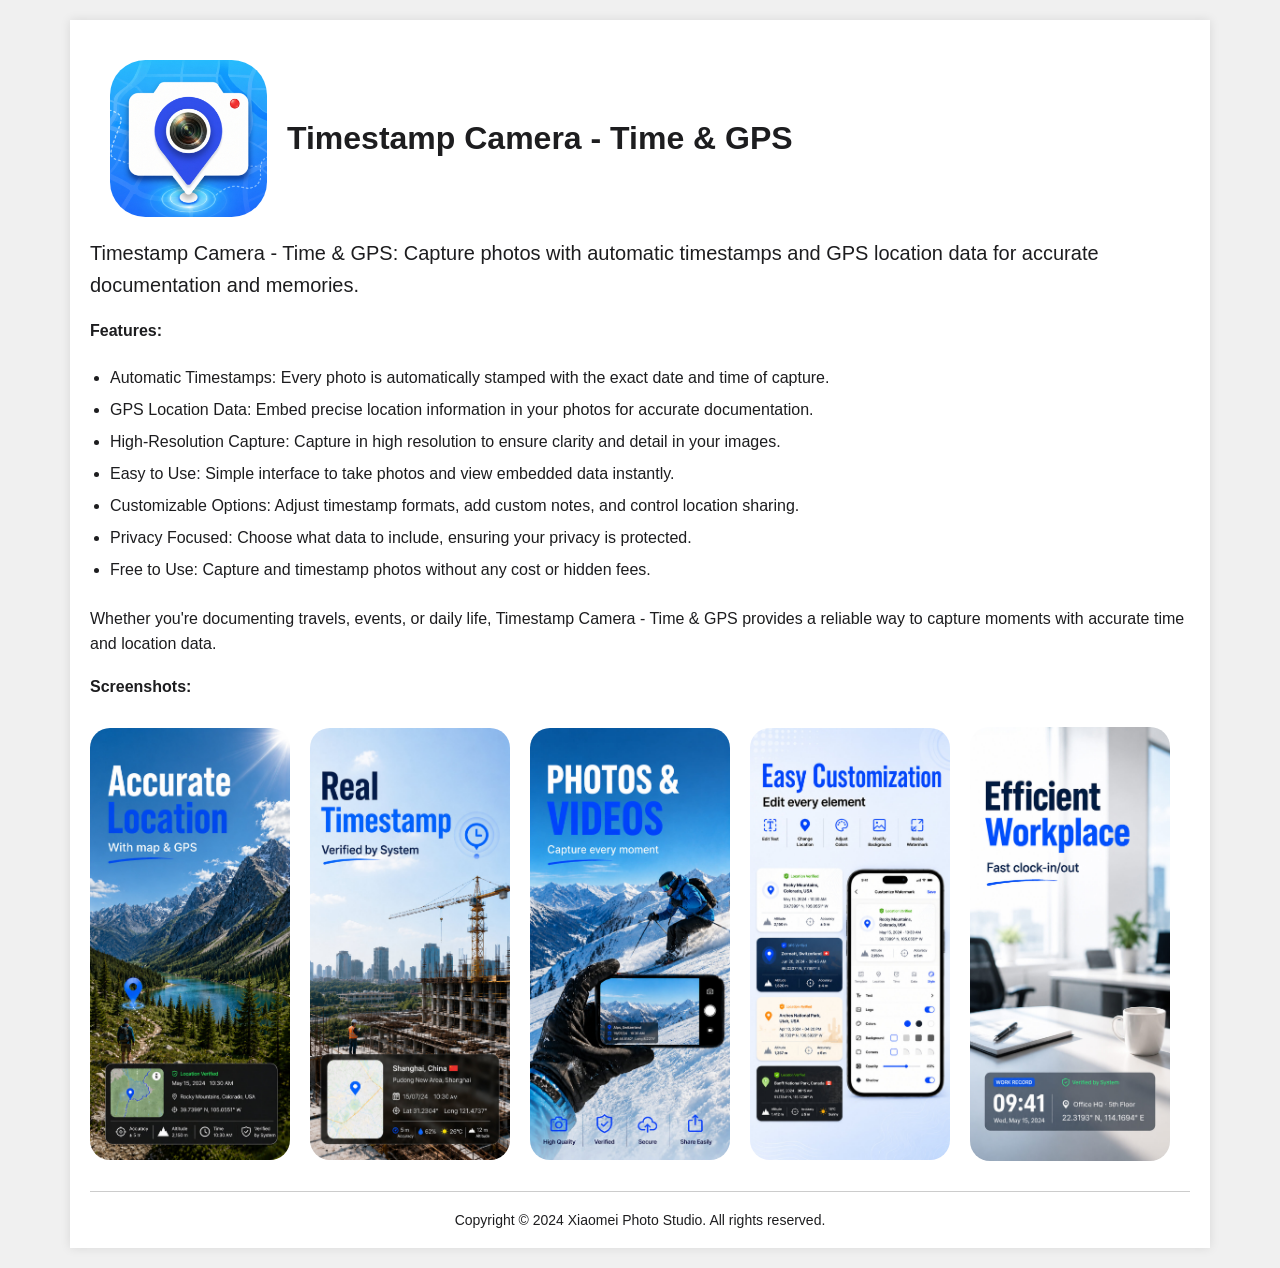
<file: index_old.html>
<!DOCTYPE html>
<html lang="en">

<head>
    <meta charset="UTF-8">
    <meta name="viewport" content="width=device-width, initial-scale=1.0">
    <script>
        // 使用JavaScript获取屏幕宽度
        var screenWidth = window.innerWidth || document.documentElement.clientWidth || document.body.clientWidth;
        // 将屏幕宽度输出到控制台
        console.log("屏幕宽度：" + screenWidth + " 像素");
    </script>
    <title>Timestamp Camera - Time & GPS</title>
    <style>
        body {
            font-family: "SF Pro SC", "HanHei SC", "SF Pro Text", "Myriad Set Pro", "SF Pro Icons", "Apple WebExp Icons Custom", "Apple Legacy Chevron", "PingFang SC", "Helvetica Neue", Helvetica, Arial, sans-serif;
            margin: 0;
            padding: 0;
            background-color: #f0f0f0;
            color: #1d1d1f;
        }

        h2 {
            font-size: 20px;
            line-height: 1.2;
            font-weight: 700;
            letter-spacing: .024em;
            font-family: "SF Pro Display", "SF Pro Icons", "Apple WebExp Icons Custom", "Helvetica Neue", Helvetica, Arial, sans-serif;
        }

        p {
            line-height: 1.6;
        }

        .app-container {
            display: -webkit-flex;
            display: flex;
            align-items: center;
            justify-content: flex-start;
            /* flex-wrap: wrap */

            margin: 20px;
        }

        .app-icon {
            max-width: 157px;
            max-height: 157px;
            width: auto;
            height: auto;

            /* flex-shrink: 2; */

            margin-right: 20px;
            border-radius: 22.5%;
            overflow: hidden;
        }

        .app-icon img {
            width: 100%;
            height: 100%;
            display: block;
        }

        .app-title {
            width: 100%;
            height: 100%;
            display: block;
        }

        .app-desc {
            /* margin: 20px auto; */
            font-size: 20px;
        }

        .row {
            display: -webkit-flex;
            display: flex;
            justify-content: space-around;
            /* 水平居中 */
            align-items: center;
            /* 垂直居中 */
            flex-wrap: wrap;
        }

        /* 当屏幕宽度小于500像素时应用这些样式 */
        @media screen and (max-width: 499px) {

            .container {
                max-width: 100%;
                margin: 0px auto;
                padding: 20px;
                background-color: #fff;
            }

            .column {
                margin: 10px auto;
                background-color: white;
            }

            .screenshot {
                width: 260px;
                height: auto;
                display: block;
                border-radius: 20px;
                overflow: hidden;
            }
        }

        /* 当屏幕宽度大于500像素时应用这些样式 */
        @media screen and (min-width: 500px) {

            .container {
                max-width: 1100px;
                margin: 20px auto;
                padding: 20px;
                background-color: #fff;
                box-shadow: 0 0 10px rgba(0, 0, 0, 0.1);
            }

            .column {
                margin: 10px auto;
                flex: auto;
                background-color: white;
            }

            .screenshot {
                width: 200px;
                height: auto;
                display: block;
                border-radius: 20px;
                overflow: hidden;
            }
        }



        ul {
            list-style-type: disc;
            padding: 0px;
            margin: 20px;
        }

        li {
            line-height: 2;
        }

        footer {
            text-align: center;
            margin-top: 20px;
            padding-top: 20px;
            border-top: 1px solid #ccc;
            font-size: 14px;
        }
    </style>
</head>

<body>
    <div class="container">
        <!-- 应用程序图标 -->
        <div class="app-container">
            <div class="app-icon">
                <img src="./app-icon2.jpg" alt="App Icon">
            </div>
            <h1 class="app-title">Timestamp Camera - Time & GPS</h1>
        </div>

        <div class="app-desc">
            <p>Timestamp Camera - Time & GPS: Capture photos with automatic timestamps and GPS location data for
                accurate documentation and memories.</p>
        </div>

        <h4>Features:</h4>
        <ul>
            <li>Automatic Timestamps: Every photo is automatically stamped with the exact date and time of capture.</li>
            <li>GPS Location Data: Embed precise location information in your photos for accurate documentation.</li>
            <li>High-Resolution Capture: Capture in high resolution to ensure clarity and detail in your images.</li>
            <li>Easy to Use: Simple interface to take photos and view embedded data instantly.</li>
            <li>Customizable Options: Adjust timestamp formats, add custom notes, and control location sharing.</li>
            <li>Privacy Focused: Choose what data to include, ensuring your privacy is protected.</li>
            <li>Free to Use: Capture and timestamp photos without any cost or hidden fees.</li>
        </ul>

        <p>Whether you're documenting travels, events, or daily life, Timestamp Camera - Time & GPS provides a reliable
            way to capture moments with accurate time and location data.</p>

        <h4>Screenshots:</h4>

        <div class="row">
            <div class="column"><img class="screenshot" src="./1.jpg" alt="Screenshot 1"></div>
            <div class="column"><img class="screenshot" src="./2.jpg" alt="Screenshot 2"></div>
            <div class="column"><img class="screenshot" src="./3.jpg" alt="Screenshot 3"></div>
            <div class="column"><img class="screenshot" src="./4.jpg" alt="Screenshot 4"></div>
            <div class="column"><img class="screenshot" src="./5.jpg" alt="Screenshot 5"></div>
        </div>

        <footer>
            Copyright &copy; 2024 Xiaomei Photo Studio. All rights reserved.
        </footer>
    </div>
</body>

</html>
</file>
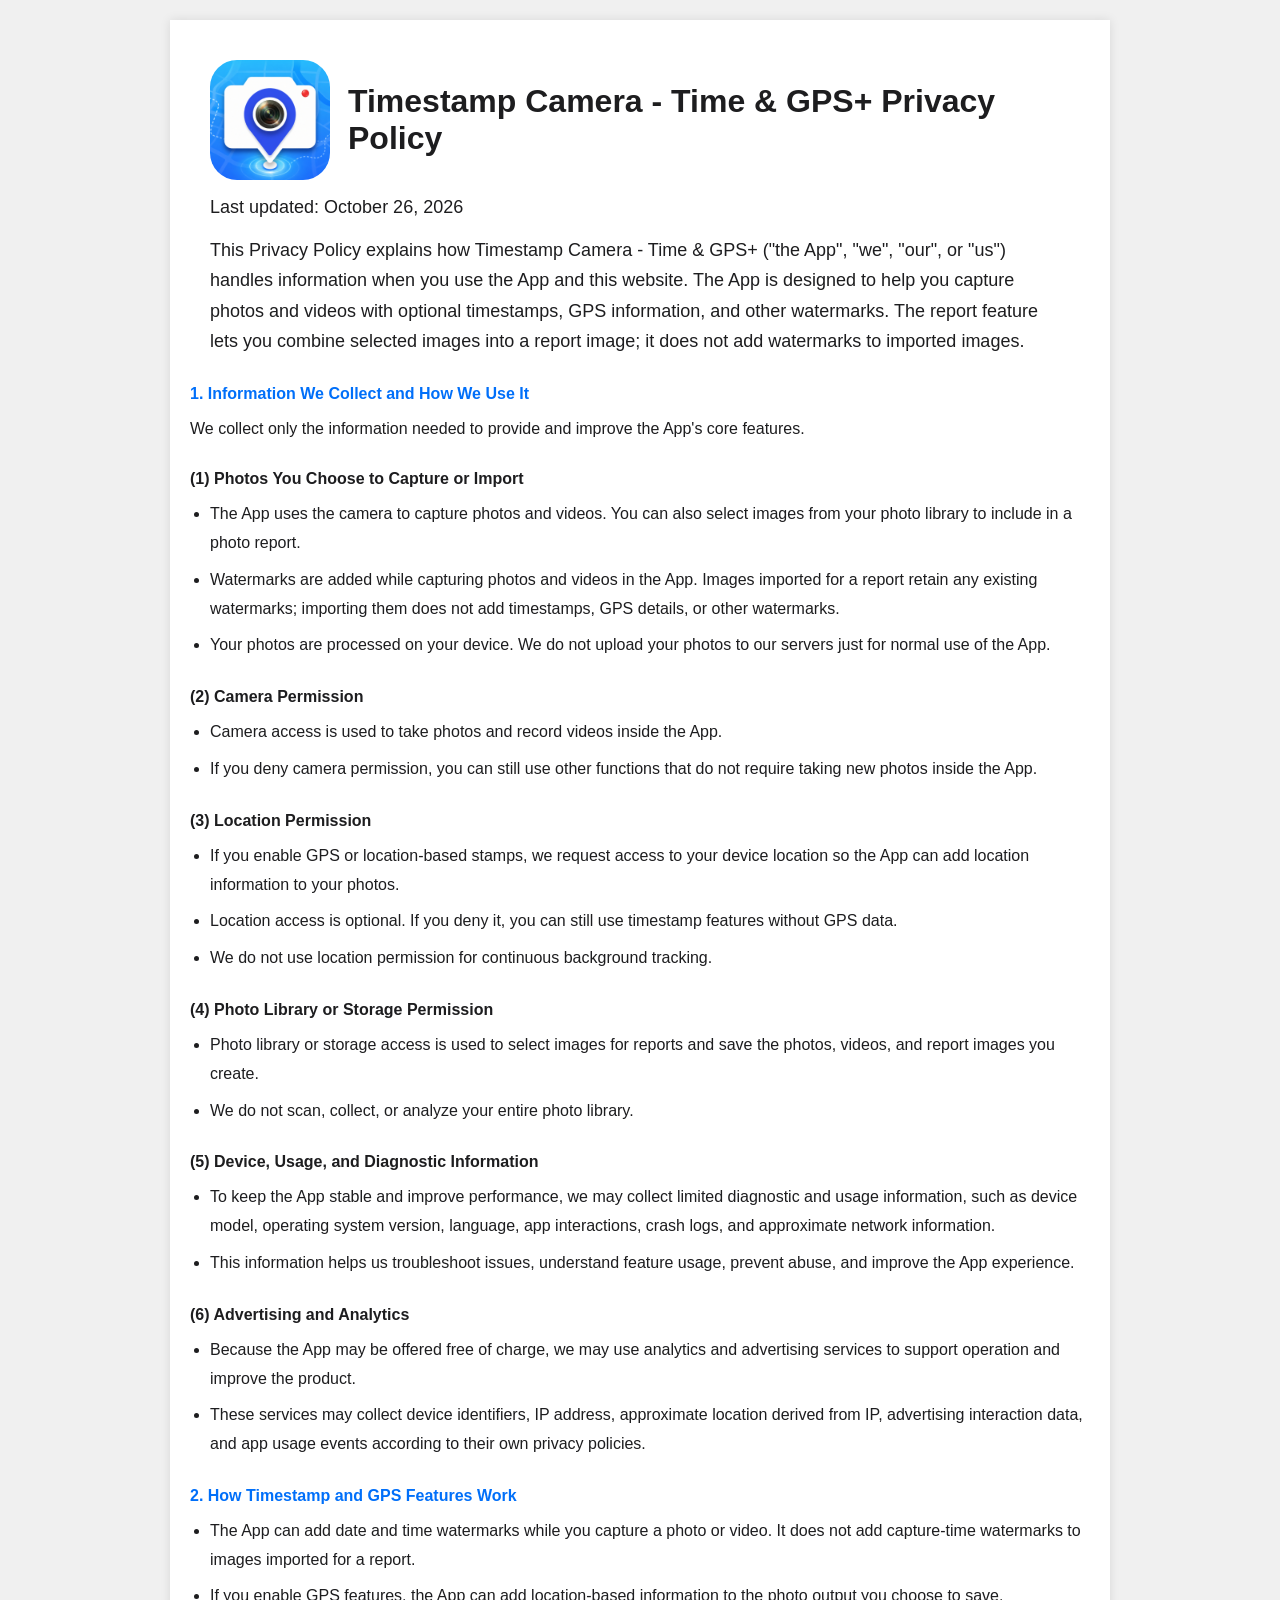
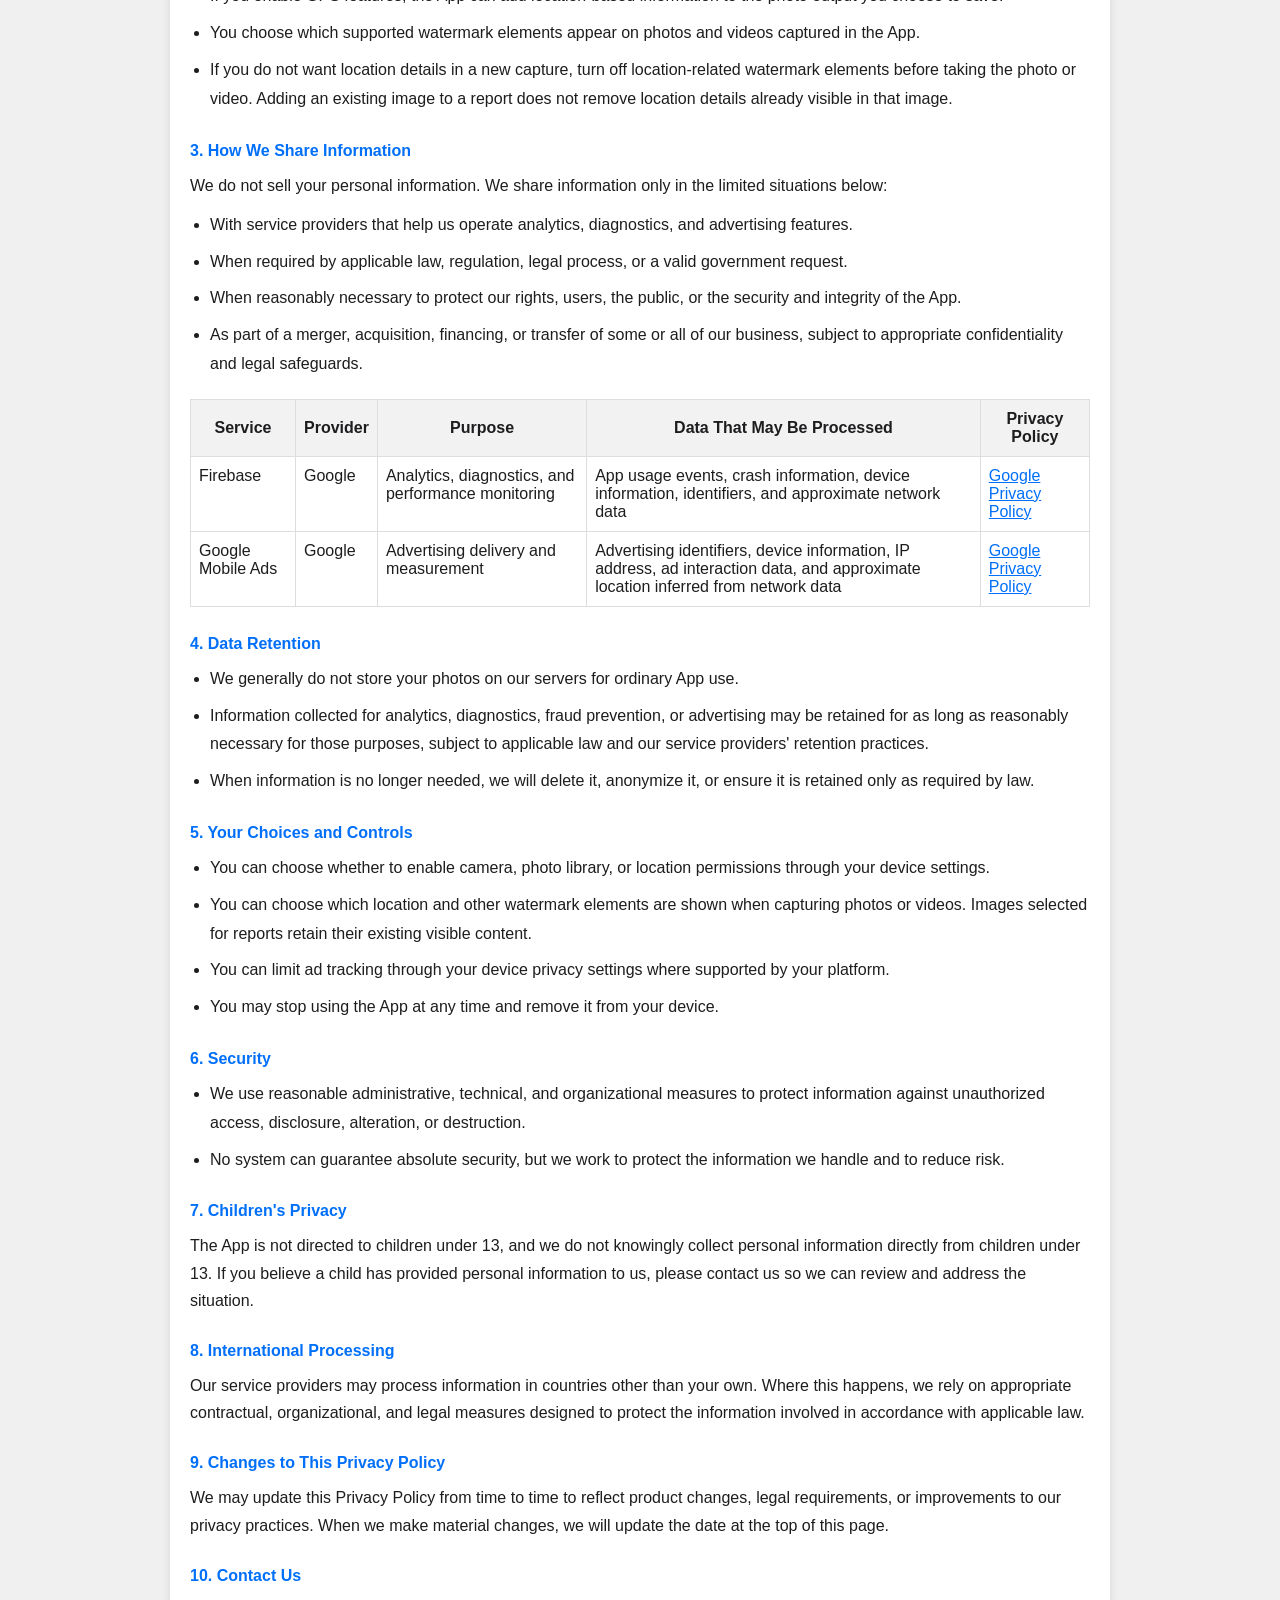
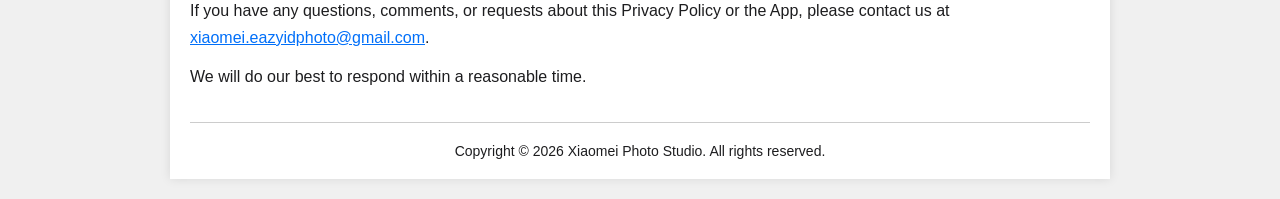
<file: privacypolicy.html>
<!DOCTYPE html>
<html lang="en">

<head>
    <meta charset="UTF-8">
    <meta name="viewport" content="width=device-width, initial-scale=1.0">
    <title>Timestamp Camera - Time &amp; GPS+ Privacy Policy</title>
    <style>
        body {
            font-family: "SF Pro SC", "HanHei SC", "SF Pro Text", "Myriad Set Pro", "SF Pro Icons", "Apple WebExp Icons Custom", "Apple Legacy Chevron", "PingFang SC", "Helvetica Neue", Helvetica, Arial, sans-serif;
            margin: 0;
            padding: 0;
            background-color: #f0f0f0;
            color: #1d1d1f;
        }

        h2 {
            font-size: 20px;
            line-height: 1.2;
            font-weight: 700;
            letter-spacing: .024em;
            font-family: "SF Pro Display", "SF Pro Icons", "Apple WebExp Icons Custom", "Helvetica Neue", Helvetica, Arial, sans-serif;
        }

        h4 {
            margin-top: 28px;
            margin-bottom: 12px;
        }

        p {
            line-height: 1.7;
            margin: 12px 0;
        }

        a {
            color: #006ff9;
        }

        .blue-title {
            color: #006ff9;
        }

        .app-container {
            display: -webkit-flex;
            display: flex;
            align-items: center;
            justify-content: flex-start;
            margin: 20px 20px 12px;
        }

        .app-icon {
            max-width: 120px;
            max-height: 120px;
            width: auto;
            height: auto;
            margin-right: 18px;
            border-radius: 22.5%;
            overflow: hidden;
        }

        .app-icon img {
            width: 100%;
            height: 100%;
            display: block;
        }

        .app-title {
            width: 100%;
            height: 100%;
            display: block;
            margin: 0;
        }

        .intro {
            margin: 0 20px 24px;
            font-size: 18px;
        }

        @media screen and (max-width: 499px) {
            .container {
                max-width: 100%;
                margin: 0 auto;
                padding: 20px;
                background-color: #fff;
            }
        }

        @media screen and (min-width: 500px) {
            .container {
                max-width: 900px;
                margin: 20px auto;
                padding: 20px;
                background-color: #fff;
                box-shadow: 0 0 10px rgba(0, 0, 0, 0.1);
            }
        }

        .indented-list {
            margin: 0 0 0 20px;
            padding: 0;
        }

        li {
            line-height: 1.8;
            margin-bottom: 8px;
        }

        .table-container {
            margin: 20px 0;
            overflow-x: auto;
        }

        table {
            width: 100%;
            border-collapse: collapse;
        }

        th {
            background-color: #f2f2f2;
            border: 1px solid #ddd;
            padding: 10px 8px;
            text-align: center;
        }

        td {
            border: 1px solid #ddd;
            padding: 10px 8px;
            text-align: left;
            vertical-align: top;
        }

        footer {
            text-align: center;
            margin-top: 32px;
            padding-top: 20px;
            border-top: 1px solid #ccc;
            font-size: 14px;
        }
    </style>
</head>

<body>
    <div class="container">
        <div class="app-container">
            <div class="app-icon">
                <img src="./app-icon2.jpg" alt="Timestamp Camera - Time &amp; GPS+ Icon">
            </div>
            <h1 class="app-title">Timestamp Camera - Time &amp; GPS+ Privacy Policy</h1>
        </div>

        <div class="intro">
            <p>Last updated: October 26, 2026</p>
            <p>This Privacy Policy explains how Timestamp Camera - Time &amp; GPS+ ("the App", "we", "our", or "us")
                handles information when you use the App and this website. The App is designed to help you capture
                photos and videos with optional timestamps, GPS information, and other watermarks. The report feature
                lets you combine selected images into a report image; it does not add watermarks to imported images.</p>
        </div>

        <h4 class="blue-title">1. Information We Collect and How We Use It</h4>
        <p>We collect only the information needed to provide and improve the App's core features.</p>

        <h4>(1) Photos You Choose to Capture or Import</h4>
        <ul class="indented-list">
            <li>The App uses the camera to capture photos and videos. You can also select images from your photo
                library to include in a photo report.</li>
            <li>Watermarks are added while capturing photos and videos in the App. Images imported for a report
                retain any existing watermarks; importing them does not add timestamps, GPS details, or other
                watermarks.</li>
            <li>Your photos are processed on your device. We do not upload your photos to our servers just for normal
                use of the App.</li>
        </ul>

        <h4>(2) Camera Permission</h4>
        <ul class="indented-list">
            <li>Camera access is used to take photos and record videos inside the App.</li>
            <li>If you deny camera permission, you can still use other functions that do not require taking new photos
                inside the App.</li>
        </ul>

        <h4>(3) Location Permission</h4>
        <ul class="indented-list">
            <li>If you enable GPS or location-based stamps, we request access to your device location so the App can
                add location information to your photos.</li>
            <li>Location access is optional. If you deny it, you can still use timestamp features without GPS data.</li>
            <li>We do not use location permission for continuous background tracking.</li>
        </ul>

        <h4>(4) Photo Library or Storage Permission</h4>
        <ul class="indented-list">
            <li>Photo library or storage access is used to select images for reports and save the photos, videos,
                and report images you create.</li>
            <li>We do not scan, collect, or analyze your entire photo library.</li>
        </ul>

        <h4>(5) Device, Usage, and Diagnostic Information</h4>
        <ul class="indented-list">
            <li>To keep the App stable and improve performance, we may collect limited diagnostic and usage
                information, such as device model, operating system version, language, app interactions, crash logs,
                and approximate network information.</li>
            <li>This information helps us troubleshoot issues, understand feature usage, prevent abuse, and improve the
                App experience.</li>
        </ul>

        <h4>(6) Advertising and Analytics</h4>
        <ul class="indented-list">
            <li>Because the App may be offered free of charge, we may use analytics and advertising services to support
                operation and improve the product.</li>
            <li>These services may collect device identifiers, IP address, approximate location derived from IP,
                advertising interaction data, and app usage events according to their own privacy policies.</li>
        </ul>

        <h4 class="blue-title">2. How Timestamp and GPS Features Work</h4>
        <ul class="indented-list">
            <li>The App can add date and time watermarks while you capture a photo or video. It does not add
                capture-time watermarks to images imported for a report.</li>
            <li>If you enable GPS features, the App can add location-based information to the photo output you choose
                to save.</li>
            <li>You choose which supported watermark elements appear on photos and videos captured in the App.</li>
            <li>If you do not want location details in a new capture, turn off location-related watermark elements
                before taking the photo or video. Adding an existing image to a report does not remove location details
                already visible in that image.</li>
        </ul>

        <h4 class="blue-title">3. How We Share Information</h4>
        <p>We do not sell your personal information. We share information only in the limited situations below:</p>
        <ul class="indented-list">
            <li>With service providers that help us operate analytics, diagnostics, and advertising features.</li>
            <li>When required by applicable law, regulation, legal process, or a valid government request.</li>
            <li>When reasonably necessary to protect our rights, users, the public, or the security and integrity of
                the App.</li>
            <li>As part of a merger, acquisition, financing, or transfer of some or all of our business, subject to
                appropriate confidentiality and legal safeguards.</li>
        </ul>

        <div class="table-container">
            <table>
                <tr>
                    <th>Service</th>
                    <th>Provider</th>
                    <th>Purpose</th>
                    <th>Data That May Be Processed</th>
                    <th>Privacy Policy</th>
                </tr>
                <tr>
                    <td>Firebase</td>
                    <td>Google</td>
                    <td>Analytics, diagnostics, and performance monitoring</td>
                    <td>App usage events, crash information, device information, identifiers, and approximate network
                        data</td>
                    <td><a href="https://policies.google.com/privacy?hl=en-US">Google Privacy Policy</a></td>
                </tr>
                <tr>
                    <td>Google Mobile Ads</td>
                    <td>Google</td>
                    <td>Advertising delivery and measurement</td>
                    <td>Advertising identifiers, device information, IP address, ad interaction data, and approximate
                        location inferred from network data</td>
                    <td><a href="https://policies.google.com/privacy?hl=en-US">Google Privacy Policy</a></td>
                </tr>
            </table>
        </div>

        <h4 class="blue-title">4. Data Retention</h4>
        <ul class="indented-list">
            <li>We generally do not store your photos on our servers for ordinary App use.</li>
            <li>Information collected for analytics, diagnostics, fraud prevention, or advertising may be retained for
                as long as reasonably necessary for those purposes, subject to applicable law and our service
                providers' retention practices.</li>
            <li>When information is no longer needed, we will delete it, anonymize it, or ensure it is retained only as
                required by law.</li>
        </ul>

        <h4 class="blue-title">5. Your Choices and Controls</h4>
        <ul class="indented-list">
            <li>You can choose whether to enable camera, photo library, or location permissions through your device
                settings.</li>
            <li>You can choose which location and other watermark elements are shown when capturing photos or videos.
                Images selected for reports retain their existing visible content.</li>
            <li>You can limit ad tracking through your device privacy settings where supported by your platform.</li>
            <li>You may stop using the App at any time and remove it from your device.</li>
        </ul>

        <h4 class="blue-title">6. Security</h4>
        <ul class="indented-list">
            <li>We use reasonable administrative, technical, and organizational measures to protect information against
                unauthorized access, disclosure, alteration, or destruction.</li>
            <li>No system can guarantee absolute security, but we work to protect the information we handle and to
                reduce risk.</li>
        </ul>

        <h4 class="blue-title">7. Children's Privacy</h4>
        <p>The App is not directed to children under 13, and we do not knowingly collect personal information directly
            from children under 13. If you believe a child has provided personal information to us, please contact us
            so we can review and address the situation.</p>

        <h4 class="blue-title">8. International Processing</h4>
        <p>Our service providers may process information in countries other than your own. Where this happens, we rely
            on appropriate contractual, organizational, and legal measures designed to protect the information involved
            in accordance with applicable law.</p>

        <h4 class="blue-title">9. Changes to This Privacy Policy</h4>
        <p>We may update this Privacy Policy from time to time to reflect product changes, legal requirements, or
            improvements to our privacy practices. When we make material changes, we will update the date at the top of
            this page.</p>

        <h4 class="blue-title">10. Contact Us</h4>
        <p>If you have any questions, comments, or requests about this Privacy Policy or the App, please contact us at
            <a href="mailto:xiaomei.eazyidphoto@gmail.com">xiaomei.eazyidphoto@gmail.com</a>.
        </p>
        <p>We will do our best to respond within a reasonable time.</p>

        <footer>
            Copyright &copy; 2026 Xiaomei Photo Studio. All rights reserved.
        </footer>
    </div>
</body>

</html>
</file>
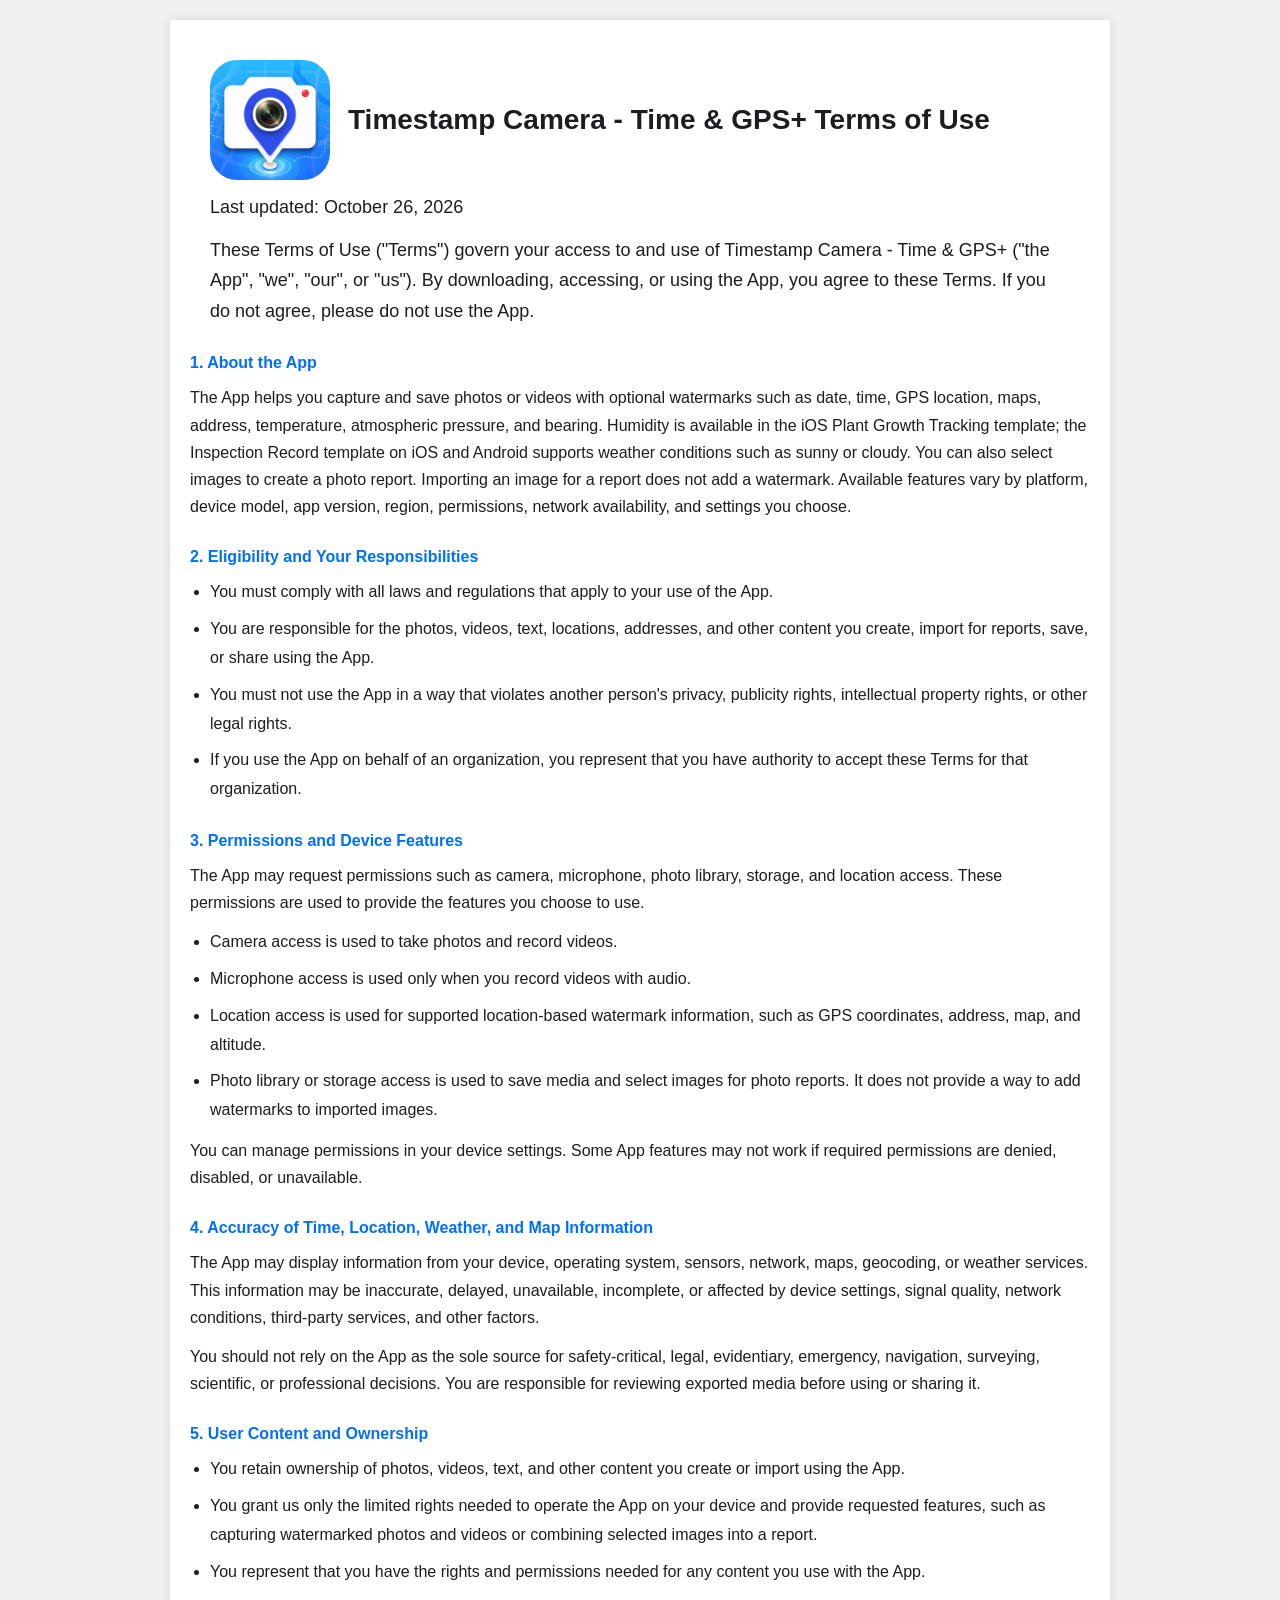
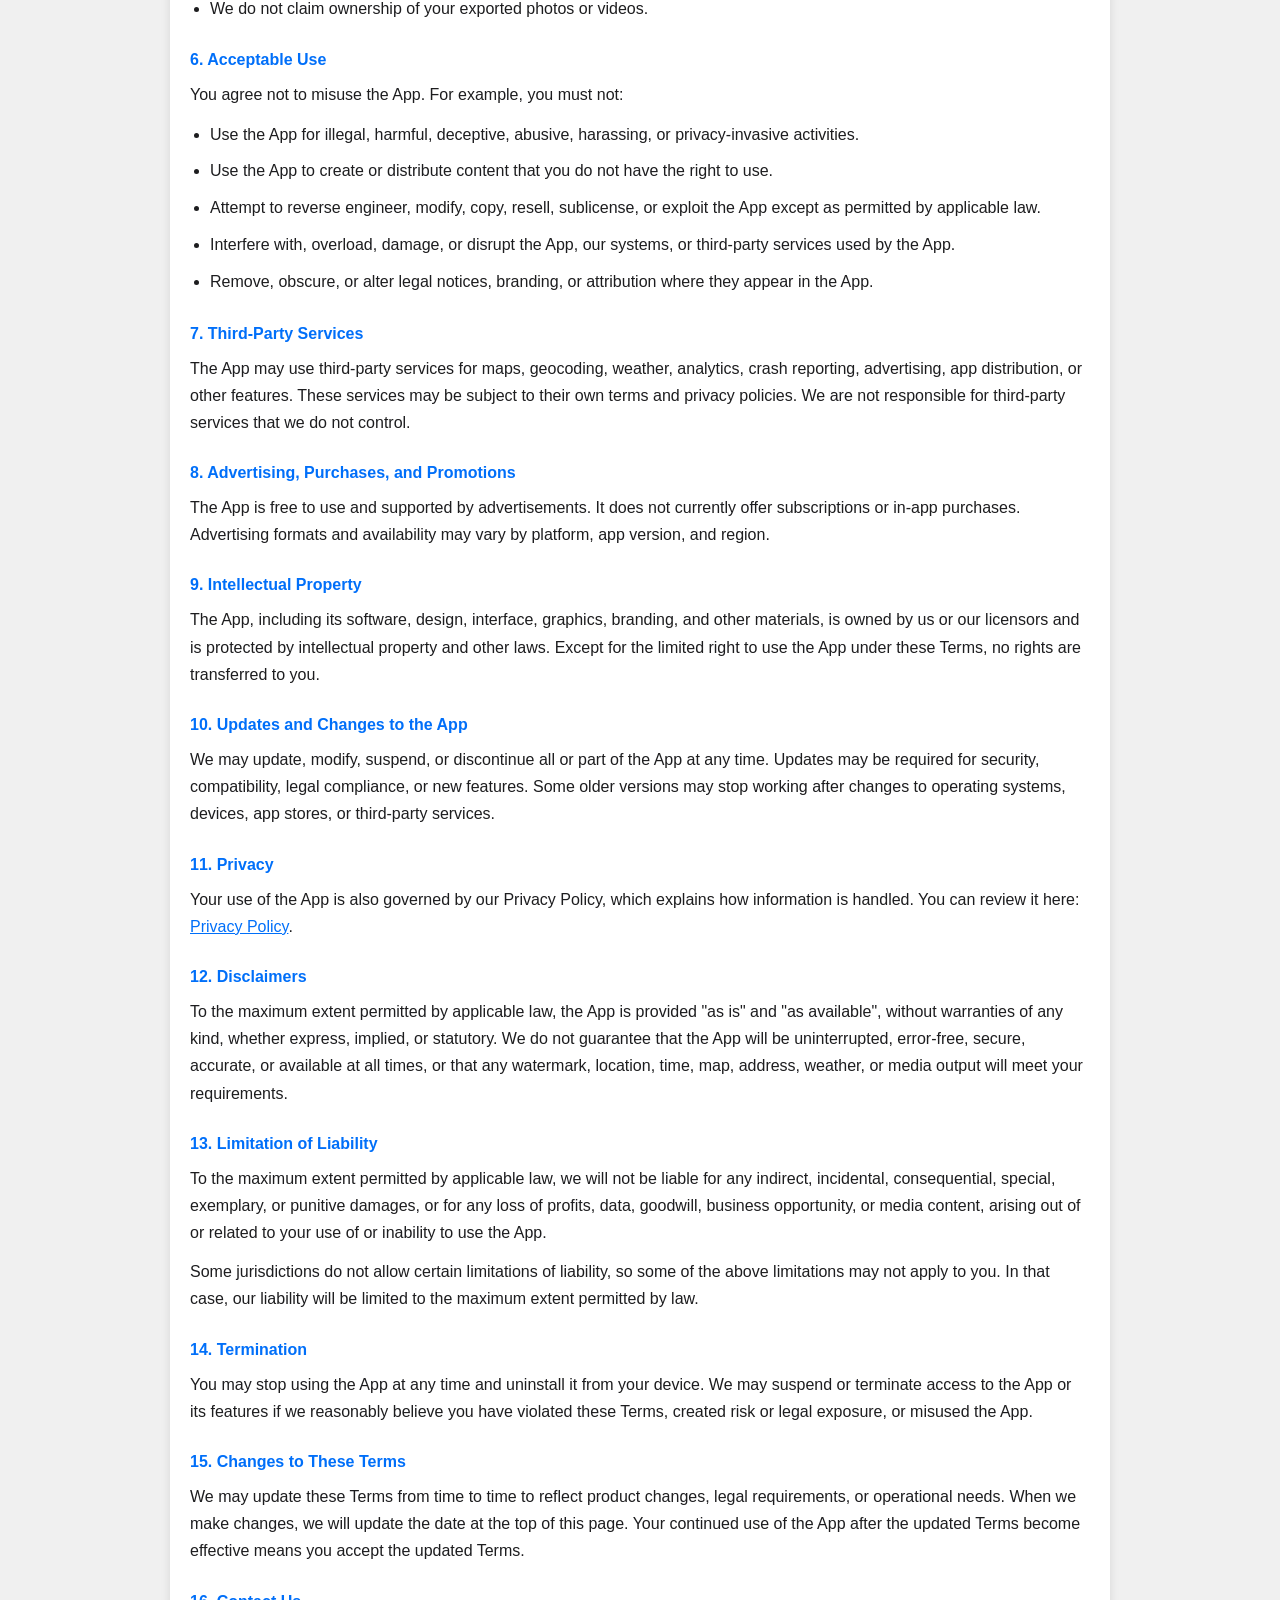
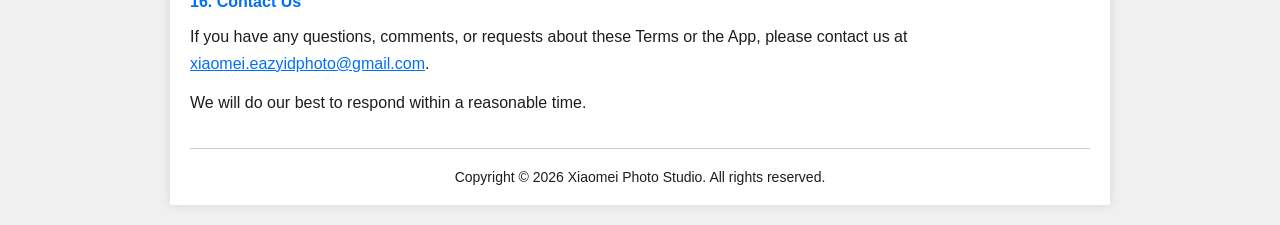
<file: termsofuse.html>
<!DOCTYPE html>
<html lang="en">

<head>
    <meta charset="UTF-8">
    <meta name="viewport" content="width=device-width, initial-scale=1.0">
    <title>Timestamp Camera - Time &amp; GPS+ Terms of Use</title>
    <style>
        body {
            font-family: "SF Pro SC", "HanHei SC", "SF Pro Text", "Myriad Set Pro", "SF Pro Icons", "Apple WebExp Icons Custom", "Apple Legacy Chevron", "PingFang SC", "Helvetica Neue", Helvetica, Arial, sans-serif;
            margin: 0;
            padding: 0;
            background-color: #f0f0f0;
            color: #1d1d1f;
        }

        h1 {
            font-size: 28px;
            line-height: 1.15;
            margin: 0;
        }

        h2 {
            font-size: 20px;
            line-height: 1.2;
            font-weight: 700;
            letter-spacing: .024em;
            font-family: "SF Pro Display", "SF Pro Icons", "Apple WebExp Icons Custom", "Helvetica Neue", Helvetica, Arial, sans-serif;
        }

        h4 {
            margin-top: 28px;
            margin-bottom: 12px;
        }

        p {
            line-height: 1.7;
            margin: 12px 0;
        }

        a {
            color: #006ff9;
        }

        .blue-title {
            color: #006ff9;
        }

        .app-container {
            display: -webkit-flex;
            display: flex;
            align-items: center;
            justify-content: flex-start;
            margin: 20px 20px 12px;
        }

        .app-icon {
            max-width: 120px;
            max-height: 120px;
            width: auto;
            height: auto;
            margin-right: 18px;
            border-radius: 22.5%;
            overflow: hidden;
            flex: 0 0 auto;
        }

        .app-icon img {
            width: 100%;
            height: 100%;
            display: block;
        }

        .app-title {
            width: 100%;
            height: 100%;
            display: block;
            margin: 0;
        }

        .intro {
            margin: 0 20px 24px;
            font-size: 18px;
        }

        @media screen and (max-width: 499px) {
            .container {
                max-width: 100%;
                margin: 0 auto;
                padding: 20px;
                background-color: #fff;
            }

            h1 {
                font-size: 24px;
            }

            .app-icon {
                max-width: 82px;
                max-height: 82px;
                margin-right: 14px;
            }

            .intro {
                margin: 0 0 24px;
                font-size: 16px;
            }

            .app-container {
                margin: 0 0 16px;
            }
        }

        @media screen and (min-width: 500px) {
            .container {
                max-width: 900px;
                margin: 20px auto;
                padding: 20px;
                background-color: #fff;
                box-shadow: 0 0 10px rgba(0, 0, 0, 0.1);
            }
        }

        .indented-list {
            margin: 0 0 0 20px;
            padding: 0;
        }

        li {
            line-height: 1.8;
            margin-bottom: 8px;
        }

        footer {
            text-align: center;
            margin-top: 32px;
            padding-top: 20px;
            border-top: 1px solid #ccc;
            font-size: 14px;
        }
    </style>
</head>

<body>
    <div class="container">
        <div class="app-container">
            <div class="app-icon">
                <img src="./app-icon2.jpg" alt="Timestamp Camera - Time &amp; GPS+ Icon">
            </div>
            <h1 class="app-title">Timestamp Camera - Time &amp; GPS+ Terms of Use</h1>
        </div>

        <div class="intro">
            <p>Last updated: October 26, 2026</p>
            <p>These Terms of Use ("Terms") govern your access to and use of Timestamp Camera - Time &amp; GPS+
                ("the App", "we", "our", or "us"). By downloading, accessing, or using the App, you agree to these
                Terms. If you do not agree, please do not use the App.</p>
        </div>

        <h4 class="blue-title">1. About the App</h4>
        <p>The App helps you capture and save photos or videos with optional watermarks such as date, time, GPS
            location, maps, address, temperature, atmospheric pressure, and bearing. Humidity is available in the iOS
            Plant Growth Tracking template; the Inspection Record template on iOS and Android supports weather
            conditions such as
            sunny or cloudy. You can also select images to create a photo report. Importing an image for a report
            does not add a watermark. Available features vary by platform, device model, app version, region,
            permissions,
            network availability, and settings you choose.</p>

        <h4 class="blue-title">2. Eligibility and Your Responsibilities</h4>
        <ul class="indented-list">
            <li>You must comply with all laws and regulations that apply to your use of the App.</li>
            <li>You are responsible for the photos, videos, text, locations, addresses, and other content you create,
                import for reports, save, or share using the App.</li>
            <li>You must not use the App in a way that violates another person's privacy, publicity rights,
                intellectual property rights, or other legal rights.</li>
            <li>If you use the App on behalf of an organization, you represent that you have authority to accept these
                Terms for that organization.</li>
        </ul>

        <h4 class="blue-title">3. Permissions and Device Features</h4>
        <p>The App may request permissions such as camera, microphone, photo library, storage, and location access.
            These permissions are used to provide the features you choose to use.</p>
        <ul class="indented-list">
            <li>Camera access is used to take photos and record videos.</li>
            <li>Microphone access is used only when you record videos with audio.</li>
            <li>Location access is used for supported location-based watermark information, such as GPS coordinates,
                address, map, and altitude.</li>
            <li>Photo library or storage access is used to save media and select images for photo reports. It does
                not provide a way to add watermarks to imported images.</li>
        </ul>
        <p>You can manage permissions in your device settings. Some App features may not work if required permissions
            are denied, disabled, or unavailable.</p>

        <h4 class="blue-title">4. Accuracy of Time, Location, Weather, and Map Information</h4>
        <p>The App may display information from your device, operating system, sensors, network, maps, geocoding, or
            weather services. This information may be inaccurate, delayed, unavailable, incomplete, or affected by
            device settings, signal quality, network conditions, third-party services, and other factors.</p>
        <p>You should not rely on the App as the sole source for safety-critical, legal, evidentiary, emergency,
            navigation, surveying, scientific, or professional decisions. You are responsible for reviewing exported
            media before using or sharing it.</p>

        <h4 class="blue-title">5. User Content and Ownership</h4>
        <ul class="indented-list">
            <li>You retain ownership of photos, videos, text, and other content you create or import using the App.</li>
            <li>You grant us only the limited rights needed to operate the App on your device and provide requested
                features, such as capturing watermarked photos and videos or combining selected images into a report.
            </li>
            <li>You represent that you have the rights and permissions needed for any content you use with the App.</li>
            <li>We do not claim ownership of your exported photos or videos.</li>
        </ul>

        <h4 class="blue-title">6. Acceptable Use</h4>
        <p>You agree not to misuse the App. For example, you must not:</p>
        <ul class="indented-list">
            <li>Use the App for illegal, harmful, deceptive, abusive, harassing, or privacy-invasive activities.</li>
            <li>Use the App to create or distribute content that you do not have the right to use.</li>
            <li>Attempt to reverse engineer, modify, copy, resell, sublicense, or exploit the App except as permitted
                by applicable law.</li>
            <li>Interfere with, overload, damage, or disrupt the App, our systems, or third-party services used by the
                App.</li>
            <li>Remove, obscure, or alter legal notices, branding, or attribution where they appear in the App.</li>
        </ul>

        <h4 class="blue-title">7. Third-Party Services</h4>
        <p>The App may use third-party services for maps, geocoding, weather, analytics, crash reporting, advertising,
            app distribution, or other features. These services may be subject to their own terms and privacy policies.
            We are not responsible for third-party services that we do not control.</p>

        <h4 class="blue-title">8. Advertising, Purchases, and Promotions</h4>
        <p>The App is free to use and supported by advertisements. It does not currently offer subscriptions or
            in-app purchases. Advertising formats and availability may vary by platform, app version, and region.</p>

        <h4 class="blue-title">9. Intellectual Property</h4>
        <p>The App, including its software, design, interface, graphics, branding, and other materials, is owned by us
            or our licensors and is protected by intellectual property and other laws. Except for the limited right to
            use the App under these Terms, no rights are transferred to you.</p>

        <h4 class="blue-title">10. Updates and Changes to the App</h4>
        <p>We may update, modify, suspend, or discontinue all or part of the App at any time. Updates may be required
            for security, compatibility, legal compliance, or new features. Some older versions may stop working after
            changes to operating systems, devices, app stores, or third-party services.</p>

        <h4 class="blue-title">11. Privacy</h4>
        <p>Your use of the App is also governed by our Privacy Policy, which explains how information is handled. You
            can review it here: <a href="./privacypolicy.html">Privacy Policy</a>.</p>

        <h4 class="blue-title">12. Disclaimers</h4>
        <p>To the maximum extent permitted by applicable law, the App is provided "as is" and "as available", without
            warranties of any kind, whether express, implied, or statutory. We do not guarantee that the App will be
            uninterrupted, error-free, secure, accurate, or available at all times, or that any watermark, location,
            time, map, address, weather, or media output will meet your requirements.</p>

        <h4 class="blue-title">13. Limitation of Liability</h4>
        <p>To the maximum extent permitted by applicable law, we will not be liable for any indirect, incidental,
            consequential, special, exemplary, or punitive damages, or for any loss of profits, data, goodwill, business
            opportunity, or media content, arising out of or related to your use of or inability to use the App.</p>
        <p>Some jurisdictions do not allow certain limitations of liability, so some of the above limitations may not
            apply to you. In that case, our liability will be limited to the maximum extent permitted by law.</p>

        <h4 class="blue-title">14. Termination</h4>
        <p>You may stop using the App at any time and uninstall it from your device. We may suspend or terminate access
            to the App or its features if we reasonably believe you have violated these Terms, created risk or legal
            exposure, or misused the App.</p>

        <h4 class="blue-title">15. Changes to These Terms</h4>
        <p>We may update these Terms from time to time to reflect product changes, legal requirements, or operational
            needs. When we make changes, we will update the date at the top of this page. Your continued use of the App
            after the updated Terms become effective means you accept the updated Terms.</p>

        <h4 class="blue-title">16. Contact Us</h4>
        <p>If you have any questions, comments, or requests about these Terms or the App, please contact us at
            <a href="mailto:xiaomei.eazyidphoto@gmail.com">xiaomei.eazyidphoto@gmail.com</a>.
        </p>
        <p>We will do our best to respond within a reasonable time.</p>

        <footer>
            Copyright &copy; 2026 Xiaomei Photo Studio. All rights reserved.
        </footer>
    </div>
</body>

</html>
</file>
<file: assets/template-examples/gallery.css>
.template-examples {
  margin-block: 2rem;
}

.template-examples-grid {
  display: grid;
  grid-template-columns: repeat(2, minmax(0, 1fr));
  gap: 12px;
}

.template-example {
  margin: 0;
  padding: 12px;
  border: 1px solid #dce5df;
  border-radius: 14px;
  background: #f8faf8;
}

.template-example-media {
  display: grid;
  place-items: center;
  min-height: 9.5rem;
  padding: 10px;
  border-radius: 10px;
  background: #edf1ee;
}

.template-example img {
  display: block;
  width: auto;
  max-width: 100%;
  height: auto;
  max-height: 8.5rem;
  object-fit: contain;
}

.template-example figcaption {
  margin-top: 10px;
  color: #37453d;
  line-height: 1.5;
}

.template-example figcaption strong {
  display: block;
  margin-bottom: 3px;
  color: #18251e;
}

@media (max-width: 600px) {
  .template-examples-grid {
    grid-template-columns: 1fr;
  }
}
</file>
<file: blog/assets/guides.css>
:root {
  color-scheme: light;
  font-family: system-ui, sans-serif;
  color: #18251e;
  background: #f8faf7;
  line-height: 1.65;
}
* { box-sizing: border-box; }
body { margin: 0; }
a { color: #205e43; text-underline-offset: .18em; }
a:hover { color: #143c2a; }
a:focus-visible { outline: 2px solid #205e43; outline-offset: 4px; }
.site-nav, main, footer { width: min(100% - 2rem, 52rem); margin-inline: auto; }
.site-nav {
  display: flex;
  justify-content: space-between;
  align-items: center;
  flex-wrap: wrap;
  gap: .75rem;
  padding-block: 1.2rem;
  border-bottom: 1px solid #dce6dd;
}
.brand { display: flex; align-items: center; gap: .55rem; font-weight: 700; }
.brand img { border-radius: .55rem; }
main { padding-block: clamp(1.6rem, 5vw, 3.5rem); }
h1, h2, h3 { line-height: 1.25; text-wrap: balance; }
h1 { font-size: clamp(2rem, 5.5vw, 3.4rem); margin: .5rem 0 1rem; }
h2 { margin-top: 2rem; }
.lead { font-size: 1.16rem; color: #3d5145; }
article > p, article > ol, article > ul, .lead { max-width: 67ch; }
li + li { margin-top: .55rem; }
figure { margin: 1.5rem 0; }
figure img { display: block; max-width: 100%; height: auto; border-radius: .8rem; }
figcaption { margin-top: .5rem; color: #4a5c51; font-size: .92rem; }
.example, .guide-card { background: #edf3ec; border: 1px solid #dce6dd; border-radius: .8rem; padding: 1rem 1.25rem; }
.guide-card { margin-block: .8rem; }
.guide-card h3 { margin: 0 0 .35rem; }
.guide-card p, .example p { margin: 0; }
.example p + p { margin-top: .6rem; }
footer { padding-block: 1.2rem 2rem; border-top: 1px solid #dce6dd; }
.watermark-sample img { width: min(100%, 16rem); }
</file>
